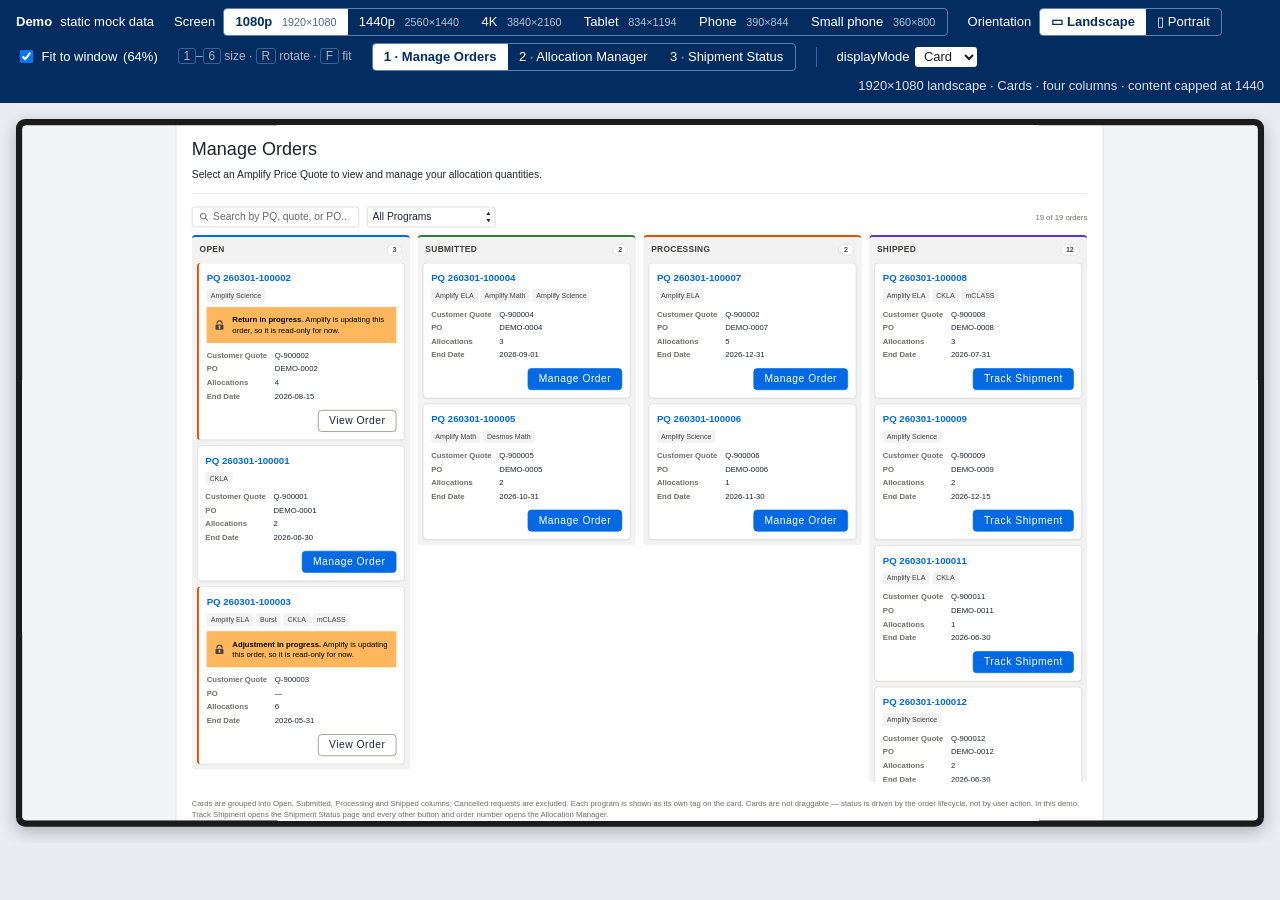
<file: index.html>
<!DOCTYPE html>
<html lang="en">
<head>
<meta charset="UTF-8">
<meta name="viewport" content="width=device-width, initial-scale=1">
<link rel="icon" href="data:,">
<title>Order Allocation Manager — interactive demo</title>
<style>
/* ============================================================
   Demo shell. The whole demo (Manage Orders -> Allocation Manager) runs inside the frame.
   Screen size is chosen in pure CSS: radio buttons + :has() set the frame size, and the pages
   inside lay themselves out with CSS media queries against that size. JS only handles fitting
   the frame to your window, remembering your choices, and passing the test switches to the page.
   ============================================================ */
:root { --s: 1; }
* { box-sizing: border-box; }
body {
    margin: 0; background: #e9ecf1; color: #1b1b1b;
    font: 14px/1.4 -apple-system, BlinkMacSystemFont, "Segoe UI", Roboto, Helvetica, Arial, sans-serif;
    /* screen size (width x height) for each option; --w/--h are what the frame uses */
    --bw: 1920px; --bh: 1080px; --bz: 10px; --br: 14px;
    /* natural size of each option is --bw x --bh; orientation decides which side runs across */
    --w: max(var(--bw), var(--bh)); --h: min(var(--bw), var(--bh));
}
body:has(#sz-qhd:checked)  { --bw: 2560px; --bh: 1440px; }
body:has(#sz-4k:checked)   { --bw: 3840px; --bh: 2160px; }
body:has(#sz-tab:checked)  { --bw: 834px;  --bh: 1194px; --bz: 14px; --br: 38px; }   /* iPad Pro 11" */
body:has(#sz-ph:checked)   { --bw: 390px;  --bh: 844px;  --bz: 12px; --br: 40px; }   /* iPhone 14 */
body:has(#sz-sph:checked)  { --bw: 360px;  --bh: 800px;  --bz: 12px; --br: 40px; }   /* small Android */
/* portrait puts the long side vertical, for any size (a tablet, a phone, even a vertical monitor) */
body:has(#o-portrait:checked) { --w: min(var(--bw), var(--bh)); --h: max(var(--bw), var(--bh)); }

/* ---------- control bar ---------- */
.bar { position: sticky; top: 0; z-index: 10; background: #032d60; color: #fff; padding: .5rem 1rem; font-size: 13px; display: flex; flex-wrap: wrap; align-items: center; gap: .4rem 1.25rem; }
.bar .group { display: inline-flex; align-items: center; gap: .5rem; }
.bar label { display: inline-flex; align-items: center; gap: .35rem; cursor: pointer; }
.bar select { font-size: 13px; padding: .1rem .3rem; color: #1b1b1b; background: #fff; border: 0; border-radius: 3px; }
.seg { display: inline-flex; border: 1px solid #5a7fb0; border-radius: 4px; overflow: hidden; }
.seg input { position: absolute; opacity: 0; pointer-events: none; }
.seg label, .seg button { padding: .25rem .7rem; cursor: pointer; white-space: nowrap; background: transparent; color: #fff; border: 0; font: inherit; }
.seg input:checked + label, .seg button.on { background: #fff; color: #032d60; font-weight: 600; }
.seg input:focus-visible + label { outline: 2px solid #fff; outline-offset: -2px; }
.seg label small { opacity: .7; margin-left: .25rem; font-weight: 400; }
.keys { opacity: .65; font-size: 12px; }
.keys kbd { font: inherit; border: 1px solid #5a7fb0; border-radius: 3px; padding: 0 .3rem; }
.ctl { display: none; align-items: center; gap: .75rem; padding-left: 1.25rem; border-left: 1px solid #3d63a0; }
body[data-page="orders"] .ctl-orders, body[data-page="manager"] .ctl-manager, body[data-page="shipments"] .ctl-shipments { display: inline-flex; }
#readout { margin-left: auto; opacity: .85; }

/* ---------- stage and frame ---------- */
.stage { position: relative; overflow: auto; padding: 16px; }
.frame {
    box-sizing: content-box; width: var(--w); height: var(--h); padding: var(--bz);
    margin: 0 auto; background: #1b1b1b; border-radius: var(--br); box-shadow: 0 8px 24px rgba(0,0,0,.25);
}
body:has(#fit:checked) .stage { overflow: hidden; }
body:has(#fit:checked) .frame { position: absolute; left: 50%; top: 16px; margin: 0; transform-origin: top center; transform: translateX(-50%) scale(var(--s)); }
.frame iframe { display: block; width: 100%; height: 100%; border: 0; background: #fff; border-radius: max(2px, calc(var(--br) - var(--bz) + 2px)); }
</style>
</head>
<body data-page="orders">

<div class="bar" id="bar">
    <span class="group"><strong>Demo</strong> static mock data</span>

    <span class="group">Screen
        <span class="seg" role="radiogroup" aria-label="Screen size">
            <input type="radio" name="sz" id="sz-1080" checked><label for="sz-1080">1080p<small>1920×1080</small></label>
            <input type="radio" name="sz" id="sz-qhd"><label for="sz-qhd">1440p<small>2560×1440</small></label>
            <input type="radio" name="sz" id="sz-4k"><label for="sz-4k">4K<small>3840×2160</small></label>
            <input type="radio" name="sz" id="sz-tab" class="dev-size"><label for="sz-tab">Tablet<small>834×1194</small></label>
            <input type="radio" name="sz" id="sz-ph" class="dev-size"><label for="sz-ph">Phone<small>390×844</small></label>
            <input type="radio" name="sz" id="sz-sph" class="dev-size"><label for="sz-sph">Small phone<small>360×800</small></label>
        </span>
    </span>
    <span class="group">Orientation
        <span class="seg" role="radiogroup" aria-label="Orientation">
            <input type="radio" name="or" id="o-landscape" checked><label for="o-landscape">▭ Landscape</label>
            <input type="radio" name="or" id="o-portrait"><label for="o-portrait">▯ Portrait</label>
        </span>
    </span>
    <label><input type="checkbox" id="fit" checked> Fit to window <span id="scale"></span></label>
    <span class="keys" title="Keyboard shortcuts"><kbd>1</kbd>–<kbd>6</kbd> size · <kbd>R</kbd> rotate · <kbd>F</kbd> fit</span>

    <span class="seg" id="pages" aria-label="Page">
        <button type="button" data-page="orders" class="on">1 · Manage Orders</button>
        <button type="button" data-page="manager">2 · Allocation Manager</button>
        <button type="button" data-page="shipments">3 · Shipment Status</button>
    </span>

    <span class="ctl ctl-orders">
        <label>displayMode
            <select id="ctl-displayMode"><option>Card</option><option>Table</option></select>
        </label>
    </span>
    <span class="ctl ctl-manager">
        <label><input type="checkbox" id="ctl-lock"> Amplify lock (read-only)</label>
        <select id="ctl-reason" aria-label="Lock reason"><option>Return in progress</option><option>Adjustment in progress</option></select>
        <label><input type="checkbox" id="ctl-confirm"> Confirm all allocations</label>
    </span>

    <span class="ctl ctl-shipments">
        <label>Version
            <select id="ctl-ssVersion"><option value="new">New · first pass</option><option value="existing">Existing</option></select>
        </label>
        <label>Flow outcome
            <select id="ctl-flow"><option value="ok">Order found</option><option value="invalid">Order not found</option><option value="error">Error</option></select>
        </label>
    </span>

    <span id="readout" aria-live="polite"></span>
</div>

<div class="stage" id="stage">
    <div class="frame" id="frame"><iframe id="app" title="Order Allocation Manager demo" src="orders.html"></iframe></div>
</div>

<script>
const $ = id => document.getElementById(id);
const PAGES = { orders: 'orders.html', manager: 'manager.html', shipments: 'shipment-status.html' };
const app = $('app'), frame = $('frame'), stage = $('stage'), bar = $('bar');
const ctl = { displayMode: 'Card', lock: false, lockReason: 'Return in progress', confirmAll: false, ssVersion: 'new', flowOutcome: 'ok' };
let page = 'orders';

// ---- remember choices for this browser tab ----
const KEY = 'oam-demo';
const saved = (() => { try { return JSON.parse(sessionStorage.getItem(KEY)) || {}; } catch (e) { return {}; } })();
const save = () => { try { sessionStorage.setItem(KEY, JSON.stringify({ sz: document.querySelector('input[name=sz]:checked').id, or: document.querySelector('input[name=or]:checked').id, lastOrient, fit: $('fit').checked, ctl })); } catch (e) {} };
// Orientation is remembered separately for desktop-size screens and for tablet/phone sizes, so moving between
// the two groups restores how you last held each one (desktops default to landscape, devices to portrait).
const groupOf = id => $(id).classList.contains('dev-size') ? 'device' : 'desktop';
const lastOrient = Object.assign({ desktop: 'o-landscape', device: 'o-portrait' }, saved.lastOrient || {});
if (saved.sz && $(saved.sz)) $(saved.sz).checked = true;
let curGroup = groupOf(document.querySelector('input[name=sz]:checked').id);
$(saved.or && $(saved.or) ? saved.or : lastOrient[curGroup]).checked = true;
if (typeof saved.fit === 'boolean') $('fit').checked = saved.fit;
Object.assign(ctl, saved.ctl || {});
$('ctl-displayMode').value = ctl.displayMode; $('ctl-lock').checked = ctl.lock; $('ctl-reason').value = ctl.lockReason; $('ctl-confirm').checked = ctl.confirmAll; $('ctl-ssVersion').value = ctl.ssVersion; $('ctl-flow').value = ctl.flowOutcome;

// ---- fit the frame to the window (the frame itself keeps its true CSS-pixel size) ----
function fit() {
    frame.style.removeProperty('--s'); stage.style.height = ''; $('scale').textContent = '';
    if (!$('fit').checked) return;
    const w = frame.offsetWidth, h = frame.offsetHeight;
    const s = Math.min(1, (stage.clientWidth - 32) / w, (window.innerHeight - bar.offsetHeight - 32) / h);
    frame.style.setProperty('--s', s); stage.style.height = Math.ceil(h * s + 32) + 'px';
    $('scale').textContent = '(' + Math.round(s * 100) + '%)';
}
window.addEventListener('resize', fit);
const ask = () => setTimeout(() => app.contentWindow && app.contentWindow.postMessage({ src: 'oam-shell', type: 'query' }, '*'), 120);   // the page reports back which layout it chose
window.addEventListener('resize', ask);
document.addEventListener('change', e => {
    if (e.target.matches('input[name=sz]')) {                                   // moving between desktop sizes and device sizes
        const g = groupOf(e.target.id);
        if (g !== curGroup) { curGroup = g; $(lastOrient[g]).checked = true; }
    }
    if (e.target.matches('input[name=or]')) lastOrient[curGroup] = e.target.id;
    if (e.target.matches('input[name=sz], input[name=or], #fit')) { fit(); save(); ask(); }
});

// ---- keyboard shortcuts: 1-6 pick a size, R flips orientation, F toggles fit ----
const SIZE_IDS = ['sz-1080', 'sz-qhd', 'sz-4k', 'sz-tab', 'sz-ph', 'sz-sph'];
document.addEventListener('keydown', e => {
    if (e.metaKey || e.ctrlKey || e.altKey || (e.target.closest && e.target.closest('select, textarea, input[type=text], input[type=search], input[type=number]'))) return;
    const k = e.key.toLowerCase();
    if (k >= '1' && k <= '6') $(SIZE_IDS[+k - 1]).click();
    else if (k === 'r') $(document.querySelector('input[name=or]:checked').id === 'o-landscape' ? 'o-portrait' : 'o-landscape').click();
    else if (k === 'f') $('fit').click();
});

// ---- navigation inside the frame ----
function go(p) { page = p; app.src = PAGES[p]; }
$('pages').addEventListener('click', e => { const b = e.target.closest('button[data-page]'); if (b) go(b.dataset.page); });
const startPage = new URLSearchParams(location.search).get('page');
if (startPage && PAGES[startPage]) go(startPage);

// ---- test switches live in the bar; the page inside the frame receives them ----
const send = (key, value) => app.contentWindow && app.contentWindow.postMessage({ src: 'oam-shell', type: 'set', key, value }, '*');
const replay = p => {
    if (p === 'orders') send('displayMode', ctl.displayMode);
    else if (p === 'shipments') { send('ssVersion', ctl.ssVersion); send('flowOutcome', ctl.flowOutcome); }
    else { send('lock', ctl.lock); send('lockReason', ctl.lockReason); send('confirmAll', ctl.confirmAll); }
};
$('ctl-displayMode').addEventListener('change', e => { ctl.displayMode = e.target.value; send('displayMode', ctl.displayMode); save(); ask(); });
$('ctl-lock').addEventListener('change', e => { ctl.lock = e.target.checked; send('lock', ctl.lock); save(); });
$('ctl-reason').addEventListener('change', e => { ctl.lockReason = e.target.value; send('lockReason', ctl.lockReason); save(); });
$('ctl-confirm').addEventListener('change', e => { ctl.confirmAll = e.target.checked; send('confirmAll', ctl.confirmAll); save(); });
$('ctl-ssVersion').addEventListener('change', e => { ctl.ssVersion = e.target.value; send('ssVersion', ctl.ssVersion); save(); ask(); });
$('ctl-flow').addEventListener('change', e => { ctl.flowOutcome = e.target.value; send('flowOutcome', ctl.flowOutcome); save(); ask(); });

window.addEventListener('message', e => {
    const m = e.data; if (!m || m.src !== 'oam' || e.source !== app.contentWindow) return;
    if (m.type === 'ready') {
        page = m.page; document.body.dataset.page = page;
        document.querySelectorAll('#pages button').forEach(b => b.classList.toggle('on', b.dataset.page === page));
        replay(page);
    }
    if (m.type === 'layout') {
        $('readout').textContent = m.w + '×' + m.h + ' ' + (m.w >= m.h ? 'landscape' : 'portrait') + ' · ' + m.view + (m.w > 1440 ? ' · content capped at 1440' : '');
    }
});
fit();
</script>
</body>
</html>
</file>
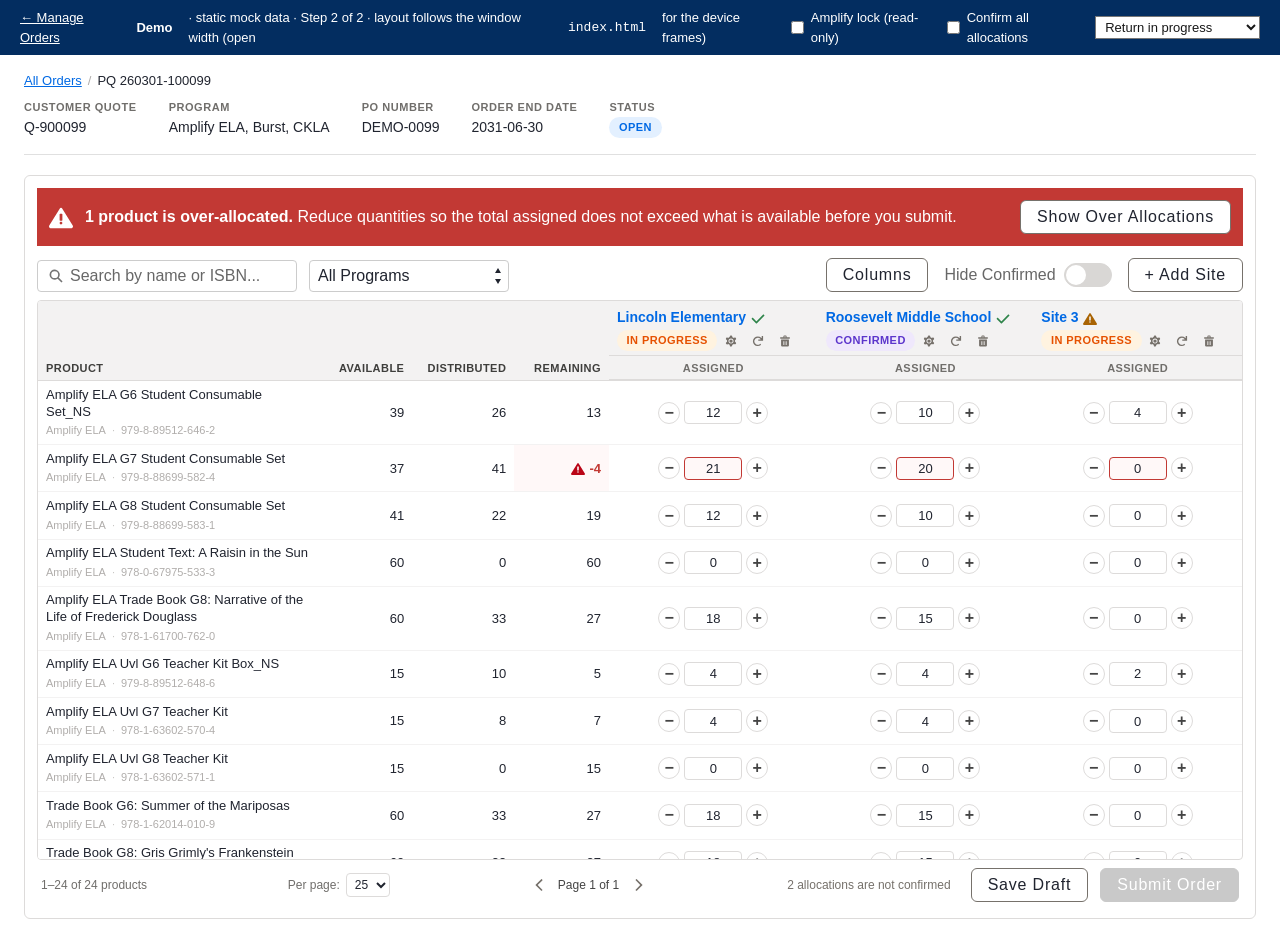
<file: manager.html>
<!DOCTYPE html>
<html lang="en">
<head>
<meta charset="UTF-8">
<link rel="icon" href="data:,">
<title>Allocation Manager — Order Allocation Manager demo</title>
<meta name="viewport" content="width=device-width, initial-scale=1">
<!-- Site stylesheets, downloaded from the Amplify Customer Portal LWR site (see assets/site-styles) -->
<link rel="stylesheet" href="assets/site-styles/salesforce-lightning-design-system.min.css">
<link rel="stylesheet" href="assets/site-styles/dxp-site-spacing-styling-hooks.min.css">
<link rel="stylesheet" href="assets/site-styles/dxp-styling-hooks.min.css">
<link rel="stylesheet" href="assets/site-styles/site-theme.css"><!-- runtime branding variables the live site injects -->
<link rel="stylesheet" href="assets/site-styles/dxp-slds-extensions.min.css">
<style>
/* ===== Component CSS (copied verbatim from orderAllocationManager.css at build time) ===== */
/* ============================================================
   Container
   ============================================================ */
.oam-container {
    padding: var(--dxp-g-spacing-medium) var(--dxp-g-spacing-large);
    font-family: var(--dxp-g-root-font-family);
    color: var(--dxp-g-root-contrast);
}

.oam-page-header {
    margin-bottom: 1.25rem;
    padding-bottom: 1rem;
    border-bottom: 1px solid #e0e0e0;
}


/* ============================================================
   BSO List — Program Groups
   ============================================================ */
.program-group {
    border: 1px solid #dddbda;
    border-radius: 6px;
    overflow: hidden;
}

.program-group-header {
    display: flex;
    align-items: center;
    gap: 0.5rem;
    padding: 0.75rem 1rem;
    background: #f3f2f2;
    cursor: pointer;
    user-select: none;
    border-bottom: 1px solid #dddbda;
}

.program-group-header:hover {
    background: #eae8e8;
}

.program-name {
    flex: 1;
    font-weight: 600;
    font-size: 0.9375rem;
    color: var(--dxp-g-root-contrast);
}

.order-count {
    font-size: 0.75rem;
    color: #706e6b;
}

.chevron-icon {
    flex-shrink: 0;
}


/* ============================================================
   BSO List — Order Rows
   ============================================================ */
.bso-row {
    display: flex;
    align-items: center;
    gap: 1.25rem;
    padding: 0.875rem 1rem;
    border-bottom: 1px solid #f3f2f2;
    transition: background 0.1s;
}

.bso-row:last-child {
    border-bottom: none;
}

.bso-row:hover {
    background: #fafaf9;
}

.bso-info {
    flex: 1;
    min-width: 0;
}

.bso-pq-number {
    font-weight: 600;
    font-size: 0.9375rem;
    color: var(--dxp-g-brand);
    margin-bottom: 0.25rem;
}

.bso-meta {
    font-size: 0.75rem;
    color: #706e6b;
    white-space: nowrap;
    overflow: hidden;
    text-overflow: ellipsis;
}

.meta-label {
    font-weight: 600;
    color: #444;
}

.bso-status-area {
    min-width: 110px;
    text-align: center;
    flex-shrink: 0;
}

.bso-actions {
    flex-shrink: 0;
}


/* ============================================================
   Status Badges
   ============================================================ */
.status-badge {
    display: inline-block;
    padding: 0.15rem 0.6rem;
    border-radius: 999px;
    font-size: 0.6875rem;
    font-weight: 700;
    letter-spacing: 0.04em;
    text-transform: uppercase;
    white-space: nowrap;
}

.status-open        { background: #e3f0ff; color: var(--dxp-g-brand); }
.status-draft       { background: #f3f2f2; color: #706e6b; }
.status-submitted   { background: #e8f5e0; color: #2e7d32; }
.status-confirmed   { background: #efe8fc; color: #5c35cc; }
.status-cancelled   { background: #fce8e8; color: var(--dxp-g-destructive); }
.status-in-progress { background: #fff3e0; color: #e65100; }
.status-new         { background: #e3f0ff; color: var(--dxp-g-brand); }
.status-default     { background: #f3f2f2; color: #706e6b; }


/* ============================================================
   Breadcrumb + BSO Summary Bar
   ============================================================ */
.breadcrumb {
    display: flex;
    align-items: center;
    gap: 0.375rem;
    font-size: 0.8125rem;
    color: #706e6b;
}

.breadcrumb-link {
    color: var(--dxp-g-brand);
    cursor: pointer;
    text-decoration: none;
}

.breadcrumb-link:hover {
    text-decoration: underline;
}

.breadcrumb-sep     { color: #b0adab; }
.breadcrumb-current { color: var(--dxp-g-root-contrast); font-weight: 500; }

.bso-summary-bar {
    display: flex;
    gap: var(--dxp-g-spacing-xlarge);
    flex-wrap: wrap;
    align-items: center;
}

.summary-field {
    display: flex;
    flex-direction: column;
    gap: 0.125rem;
}

.summary-label {
    font-size: 0.6875rem;
    text-transform: uppercase;
    letter-spacing: 0.05em;
    color: #706e6b;
    font-weight: 600;
}

.summary-value {
    font-size: 0.875rem;
    color: var(--dxp-g-root-contrast);
    font-weight: 500;
}


/* ============================================================
   Manager Body  (table + drawer side-by-side)
   ============================================================ */
.manager-body {
    display: flex;
    border: 1px solid #dddbda;
    border-radius: 6px;
    overflow: hidden;
    min-height: 400px;
}

.table-section {
    flex: 1;
    min-width: 0;
    padding: 0.75rem;
    display: flex;
    flex-direction: column;
    overflow: hidden;
}


/* ============================================================
   Toolbar
   ============================================================ */
.toolbar {
    display: flex;
    align-items: flex-end;
    justify-content: space-between;
    gap: 0.75rem;
    flex-shrink: 0;
}

.toolbar-left {
    display: flex;
    align-items: flex-end;
    gap: 0.75rem;
    flex: 1;
}

.search-wrapper { width: 260px; }
.filter-wrapper { width: 200px; }


/* ============================================================
   Allocation Table
   ============================================================ */
.table-scroll-container {
    overflow: auto;
    flex: 1;
    border: 1px solid #dddbda;
    border-radius: 4px;
    min-height: 200px;
    max-height: calc(100vh - 340px);
}

.allocation-table {
    width: 100%;
    border-collapse: separate;
    border-spacing: 0;  /* collapsed borders leave a 1px seam in the sticky header where scrolled rows show through */
    table-layout: auto;
}

/* Sticky header */
.allocation-table thead {
    position: sticky;
    top: 0;
    z-index: 10;
}

/* Frozen columns */
.th-freeze-1, .td-freeze-1 {
    position: sticky;
    left: 0;
    z-index: 5;
    background: #fff;
    min-width: 230px;
    max-width: 260px;
}

.th-freeze-2, .td-freeze-2 {
    position: sticky;
    left: 230px;
    z-index: 5;
    background: #fff;
    min-width: 88px;
}

.th-freeze-3, .td-freeze-3 {
    position: sticky;
    left: 318px;
    z-index: 5;
    background: #fff;
    min-width: 88px;
}

.th-freeze-4, .td-freeze-4 {
    position: sticky;
    left: 406px;
    z-index: 5;
    background: #fff;
    min-width: 88px;
}

.allocation-table thead .th-freeze-1,
.allocation-table thead .th-freeze-2,
.allocation-table thead .th-freeze-3,
.allocation-table thead .th-freeze-4 {
    z-index: 11;
    background: #f3f2f2;
}

/* Column sizing */
.col-product { min-width: 230px; }
.col-isbn    { min-width: 130px; }
.col-number  { min-width: 88px; text-align: right; white-space: nowrap; }
.col-input   { min-width: 130px; }
.col-remaining-header { font-weight: 700; }

/* Header row 1 — site names */
.site-header-row th {
    padding: 0.5rem 0.5rem 0.25rem;
    background: #f3f2f2;
    border-bottom: 1px solid #dddbda;
    font-weight: 600;
    font-size: 0.6875rem;
    text-transform: uppercase;
    letter-spacing: 0.04em;
    color: #3e3e3c;
    vertical-align: bottom;
}

/* Active site column highlight */
.site-th-active {
    background: #eaf4ff !important;
}

/* Header row 2 — "Assigned" label */
.col-label-row th {
    padding: 0.2rem 0.5rem;
    background: #f3f2f2;
    border-bottom: 2px solid #dddbda;
    font-size: 0.6875rem;
    color: #706e6b;
    text-transform: uppercase;
    letter-spacing: 0.04em;
    text-align: center;
}

.col-assigned-label {
    text-align: center;
}

/* Product rows */
.product-row td {
    padding: 0.35rem 0.5rem;
    border-bottom: 1px solid #f3f2f2;
    vertical-align: middle;
    font-size: 0.8125rem;
}

.product-row:hover td {
    background: #fafaf9;
}

.product-row:hover .td-freeze-1,
.product-row:hover .td-freeze-2,
.product-row:hover .td-freeze-3,
.product-row:hover .td-freeze-4 {
    background: #fafaf9;
}

.product-name {
    font-weight: 500;
    color: var(--dxp-g-root-contrast);
    line-height: 1.3;
}

.product-meta-row {
    display: flex;
    align-items: center;
    gap: 0.375rem;
    margin-top: 0.1rem;
}

.product-program-label {
    font-size: 0.6875rem;
    color: #b0adab;
}

.product-isbn-inline {
    font-size: 0.6875rem;
    color: #b0adab;
}

.product-isbn-inline::before {
    content: '·';
    margin-right: 0.375rem;
    color: #c9c7c5;
}

/* Remaining column states */
.remaining-error {
    color: var(--dxp-g-destructive) !important;
    font-weight: 700;
    background: #fff8f8;
}

.icon-over-allocated {
    --slds-c-icon-color-foreground: var(--dxp-g-destructive);
    vertical-align: middle;
    margin-right: 0.25rem;
}

.remaining-zero {
    color: #e65100;
    font-weight: 700;
}


/* ============================================================
   Site Column Header Content
   ============================================================ */
.site-header-content {
    display: flex;
    flex-direction: column;
    gap: 0.25rem;
    min-width: 130px;
}

.site-name-row {
    display: flex;
    align-items: center;
    gap: 0.3rem;
}

.site-name-btn {
    background: none;
    border: none;
    cursor: pointer;
    font-size: 0.875rem;
    font-weight: 600;
    color: var(--dxp-g-brand);
    padding: 0;
    text-align: left;
    line-height: 1.2;
}

.site-name-btn:hover {
    text-decoration: underline;
}

.site-controls {
    display: flex;
    align-items: center;
    gap: 0.2rem;
    flex-wrap: wrap;
}

.icon-configured { --slds-c-icon-color-foreground: #2e7d32; }
.icon-warning    { --slds-c-icon-color-foreground: #e65100; }


/* ============================================================
   Quantity Input Cells
   ============================================================ */
.input-cell {
    display: flex;
    align-items: center;
    justify-content: center;
    gap: 0.25rem;
}

.qty-btn {
    width: 22px;
    height: 22px;
    border-radius: 50%;
    border: 1px solid #dddbda;
    background: #fff;
    cursor: pointer;
    display: flex;
    align-items: center;
    justify-content: center;
    font-size: 1rem;
    font-weight: 600;
    color: #444;
    line-height: 1;
    padding: 0;
    flex-shrink: 0;
    transition: background 0.1s, border-color 0.1s, color 0.1s;
}

.qty-btn:hover {
    border-color: var(--dxp-g-brand);
    color: var(--dxp-g-brand);
    background: #e8f4ff;
}

.qty-input {
    width: 58px;
    text-align: center;
    border: 1px solid #dddbda;
    border-radius: 4px;
    padding: 0.2rem 0.25rem;
    font-size: 0.8125rem;
    background: #fff;
    transition: border-color 0.1s, box-shadow 0.1s;
}

.qty-input:focus {
    outline: none;
    border-color: var(--dxp-g-brand);
    box-shadow: 0 0 0 2px rgba(1, 105, 228, 0.18);
}

.qty-error {
    border-color: var(--dxp-g-destructive);
    background: #fff8f8;
}

.qty-disabled {
    background: #f3f2f2;
    color: #a8a8a8;
    cursor: not-allowed;
    border-color: #e0e0e0;
}

/* Remove browser number spinners */
.qty-input::-webkit-inner-spin-button,
.qty-input::-webkit-outer-spin-button { -webkit-appearance: none; margin: 0; }
.qty-input[type=number]               { -moz-appearance: textfield; }


/* ============================================================
   Table Footer
   ============================================================ */
.table-footer {
    display: flex;
    align-items: center;
    justify-content: space-between;
    padding: 0.5rem 0.25rem 0.25rem;
    flex-shrink: 0;
}

.product-count {
    font-size: 0.75rem;
    color: #706e6b;
}

.page-size-picker {
    display: flex;
    align-items: center;
    gap: 0.375rem;
}

.page-size-label {
    font-size: 0.75rem;
    color: #706e6b;
    white-space: nowrap;
}

.page-size-select {
    font-size: 0.75rem;
    color: var(--dxp-g-root-contrast);
    border: 1px solid #dddbda;
    border-radius: 4px;
    padding: 0.1rem 0.25rem;
    background: #fff;
    cursor: pointer;
    height: 24px;
}

.page-size-select:focus {
    outline: none;
    border-color: var(--dxp-g-brand);
    box-shadow: 0 0 0 1px var(--dxp-g-brand);
}

.pagination-controls {
    display: flex;
    align-items: center;
    gap: 0.375rem;
}

.page-label {
    font-size: 0.75rem;
    color: #444;
    min-width: 72px;
    text-align: center;
}

.footer-actions {
    display: flex;
    gap: 0.5rem;
}


/* ============================================================
   Right Drawer
   ============================================================ */
.site-drawer {
    width: 0;
    min-width: 0;
    overflow: hidden;
    transition: width 0.25s cubic-bezier(0.4, 0, 0.2, 1),
                min-width 0.25s cubic-bezier(0.4, 0, 0.2, 1);
    border-left: 0 solid #dddbda;
    background: #fafaf9;
    display: flex;
    flex-direction: column;
    flex-shrink: 0;
}

.site-drawer.drawer-open {
    width: 380px;
    min-width: 380px;
    border-left-width: 1px;
}

.drawer-header {
    display: flex;
    align-items: center;
    justify-content: space-between;
    padding: 0.75rem 1rem;
    background: #f3f2f2;
    border-bottom: 1px solid #dddbda;
    flex-shrink: 0;
}

.drawer-title {
    font-weight: 600;
    font-size: 0.9375rem;
    color: var(--dxp-g-root-contrast);
}

.drawer-close-btn {
    background: none;
    border: none;
    cursor: pointer;
    padding: 0.2rem;
    border-radius: 4px;
    display: flex;
    align-items: center;
    color: #706e6b;
}

.drawer-close-btn:hover {
    background: #e0e0e0;
}

.drawer-body {
    padding: 0;
    overflow-y: auto;
    flex: 1;
    display: flex;
    flex-direction: column;
}

.drawer-section {
    padding: 1rem;
    border-bottom: 1px solid #e8e7e7;
    display: flex;
    flex-direction: column;
    gap: 0.75rem;
}

.drawer-section:last-of-type {
    border-bottom: none;
}

.drawer-section-title {
    font-size: 0.8125rem;
    font-weight: 700;
    color: #444;
    text-transform: uppercase;
    letter-spacing: 0.04em;
    margin: 0;
}

.drawer-section-hint {
    font-size: 0.75rem;
    color: #706e6b;
    margin: 0;
    line-height: 1.4;
}

.drawer-field {
    /* spacing handled by drawer-section gap */
}

.address-preview {
    display: flex;
    align-items: flex-start;
    gap: 0.375rem;
    font-size: 0.75rem;
    color: #706e6b;
    background: #f3f2f2;
    padding: 0.5rem 0.625rem;
    border-radius: 4px;
    line-height: 1.5;
}

.drawer-actions {
    display: flex;
    gap: 0.5rem;
    padding: 1rem;
    border-top: 1px solid #e8e7e7;
    background: #fafaf9;
    flex-shrink: 0;
}


/* ============================================================
   Submit Confirmation Modal
   ============================================================ */
.modal-backdrop {
    position: fixed;
    inset: 0;
    background: rgba(0, 0, 0, 0.45);
    z-index: 9000;
    display: flex;
    align-items: center;
    justify-content: center;
}

.modal-container {
    background: #fff;
    border-radius: 8px;
    width: 500px;
    max-width: 92vw;
    box-shadow: 0 8px 32px rgba(0, 0, 0, 0.18);
    display: flex;
    flex-direction: column;
    overflow: hidden;
}

.modal-header {
    display: flex;
    align-items: center;
    justify-content: space-between;
    padding: 1rem 1.25rem;
    border-bottom: 1px solid #dddbda;
}

.modal-close-btn {
    background: none;
    border: none;
    cursor: pointer;
    padding: 0.2rem;
    border-radius: 4px;
    display: flex;
    align-items: center;
    color: #706e6b;
}

.modal-close-btn:hover {
    background: #f3f2f2;
}

.modal-body {
    padding: 1.25rem;
}

.preflight-list {
    list-style: none;
    padding: 0;
    margin: 0;
    display: flex;
    flex-direction: column;
    gap: 0.625rem;
}

.preflight-item {
    display: flex;
    align-items: flex-start;
    gap: 0.5rem;
    padding: 0.625rem 0.75rem;
    border-radius: 6px;
    font-size: 0.875rem;
    line-height: 1.4;
}

.preflight-icon { flex-shrink: 0; margin-top: 0.1rem; }

.check-pass { background: #f0faf0; color: #1e6e1e; }
.check-fail { background: #fce8e8; color: var(--dxp-g-destructive); }
.check-warn { background: #fff8e1; color: #c05e00; }

.modal-footer {
    display: flex;
    justify-content: flex-end;
    gap: 0.5rem;
    padding: 0.875rem 1.25rem;
    border-top: 1px solid #dddbda;
    background: #fafaf9;
}


/* ===== Mockup-only scaffolding ===== */
[hidden] { display: none !important; }
body { margin: 0; background: var(--dxp-g-root); color: var(--dxp-g-root-contrast); font-family: var(--dxp-g-root-font-family); }
.mock-bar { display: flex; align-items: center; gap: 1rem; background: #032d60; color: #fff; padding: 0.5rem 1.25rem; font-size: 0.8125rem; }
.mock-bar label { display: inline-flex; align-items: center; gap: 0.4rem; cursor: pointer; }
.mock-bar select { font-size: 0.8125rem; padding: 0.1rem 0.3rem; color: #181818; background: #fff; }
.toolbar-right { display: flex; align-items: center; }
.allocation-table.hide-avail .th-freeze-2, .allocation-table.hide-avail .td-freeze-2,
.allocation-table.hide-dist .th-freeze-3, .allocation-table.hide-dist .td-freeze-3 { display: none; }
.allocation-table.hide-avail .th-freeze-3, .allocation-table.hide-avail .td-freeze-3 { left: 230px; }                       /* Distributed slides left */
.allocation-table.hide-avail .th-freeze-4, .allocation-table.hide-avail .td-freeze-4,
.allocation-table.hide-dist  .th-freeze-4, .allocation-table.hide-dist  .td-freeze-4 { left: 318px; }                       /* Remaining follows whichever is left */
.allocation-table.hide-avail.hide-dist .th-freeze-4, .allocation-table.hide-avail.hide-dist .td-freeze-4 { left: 230px; }
#colMenu .slds-dropdown { min-width: 14rem; padding: .5rem .25rem; }
#colMenu .slds-checkbox { display: flex; padding: .35rem .75rem; }
#colMenu .slds-checkbox_faux { margin-right: .5rem; }
#colMenu .always { font-size: .6875rem; color: #706e6b; margin-left: .35rem; }
.footer-actions { align-items: center; }
/* Site Details drawer sits level with the table header, below the banner and toolbar */
.table-and-drawer { display: flex; align-items: stretch; min-height: 0; }
.table-and-drawer .table-scroll-container { flex: 1; min-width: 0; }
.table-and-drawer .site-drawer { border: 0 solid var(--dxp-g-neutral-1); border-radius: 4px; max-height: calc(100vh - 340px); min-height: 200px; }
.table-and-drawer .site-drawer.drawer-open { margin-left: var(--dxp-g-spacing-small); border-width: 1px; }
.site-drawer .drawer-body { min-height: 0; overflow-y: auto; }
.dev .appbar{padding:var(--dxp-g-spacing-small) var(--dxp-g-spacing-medium);border-bottom:1px solid var(--dxp-g-neutral-1);display:flex;align-items:center;gap:var(--dxp-g-spacing-xsmall);flex-shrink:0}
.dev .appbar .title{font-weight:600;font-size:1rem;flex:1;line-height:1.2}
.dev .appbar .sub{font-size:.6875rem;color:#706e6b;font-weight:400;display:block}
.dev .scroll{flex:1;overflow-y:auto;padding:var(--dxp-g-spacing-small) var(--dxp-g-spacing-medium)}
.dev .footer{border-top:1px solid var(--dxp-g-neutral-1);padding:var(--dxp-g-spacing-small) var(--dxp-g-spacing-medium);background:var(--dxp-g-root);flex-shrink:0}
.dev .footer .hint{font-size:.75rem;color:#706e6b;margin-bottom:var(--dxp-g-spacing-xsmall)}
.dev .footer .row{display:flex;gap:var(--dxp-g-spacing-xsmall)}
.dev .footer .row .slds-button{flex:1;justify-content:center}
.dev .seg{display:flex;border:1px solid var(--dxp-g-neutral-2);border-radius:6px;overflow:hidden;margin-bottom:var(--dxp-g-spacing-small)}
.dev .seg button{flex:1;border:0;background:var(--dxp-g-root);padding:.5rem;font-size:.875rem;color:var(--dxp-g-brand);cursor:pointer}
.dev .seg button.on{background:var(--dxp-g-brand);color:var(--dxp-g-brand-contrast)}
.dev .over{display:flex;align-items:center;gap:.5rem;padding:.5rem .75rem;margin-bottom:var(--dxp-g-spacing-small);border-radius:4px;background:var(--dxp-g-destructive);color:var(--dxp-g-destructive-contrast);font-size:.8125rem}
.dev .over .slds-icon{fill:var(--dxp-g-destructive-contrast)}
.dev .over span{flex:1}
.dev .over .slds-button{padding:0 .6rem;line-height:1.75rem;font-size:.75rem}
.dev .sitepick{position:relative;margin-bottom:var(--dxp-g-spacing-small)}
.dev .pickbtn{width:100%;display:flex;align-items:center;gap:.6rem;min-height:48px;padding:.5rem .75rem;border:1px solid var(--dxp-g-neutral-2);border-radius:6px;background:var(--dxp-g-root);font-size:1rem;color:var(--dxp-g-root-contrast);cursor:pointer;text-align:left}
.dev .pickbtn[aria-expanded=true]{border-color:var(--dxp-g-brand);box-shadow:0 0 0 1px var(--dxp-g-brand)}
.dev .pickbtn .nm{flex:1;font-weight:600;min-width:0;white-space:nowrap;overflow:hidden;text-overflow:ellipsis}
.dev .pickbtn .of{font-size:.75rem;color:#706e6b}
.dev .pickbtn svg{transition:transform .15s}
.dev .pickbtn[aria-expanded=true] svg{transform:rotate(180deg)}
.dev .menu{position:absolute;left:0;right:0;top:calc(100% + 4px);z-index:20;background:var(--dxp-g-root);border:1px solid var(--dxp-g-neutral-2);border-radius:6px;box-shadow:0 4px 14px rgba(0,0,0,.18);max-height:300px;overflow-y:auto}
.dev .msearch{padding:.5rem;border-bottom:1px solid var(--dxp-g-neutral-1);position:sticky;top:0;background:var(--dxp-g-root)}
.dev .mitem{display:flex;align-items:center;gap:.6rem;padding:.65rem .75rem;min-height:48px;border-bottom:1px solid var(--dxp-g-neutral-1);cursor:pointer}
.dev .mitem:last-child{border-bottom:0}
.dev .mitem:active,.dev .mitem.on{background:var(--dxp-g-neutral)}
.dev .mitem .nm{flex:1;font-size:.9375rem;min-width:0}
.dev .mitem .sub{display:block;font-size:.6875rem;color:#706e6b}
.dev .mitem .u{font-size:.75rem;color:#444}
.dev .dot{flex:none;width:.625rem;height:.625rem;border-radius:50%;background:#e65100}
.dev .dot.ok{background:#2e844a}
.dev .sitecard{border:1px solid var(--dxp-g-neutral-1);border-radius:6px;padding:.75rem;margin:.25rem 0 var(--dxp-g-spacing-small);background:var(--dxp-g-neutral)}
.dev .sitecard .name{font-weight:600}
.dev .sitecard .meta{font-size:.75rem;color:#706e6b;margin:.15rem 0 .5rem}
.dev .sitecard .totals{display:flex;gap:1rem;font-size:.75rem;color:#444;margin-top:.5rem}
.dev .badge{display:inline-block;padding:.1rem .55rem;border-radius:999px;font-size:.6875rem;font-weight:700;letter-spacing:.04em;text-transform:uppercase}
.dev .b-prog{background:#fff3e0;color:#e65100}
.dev .b-conf{background:#efe8fc;color:#5c35cc}
.dev .tools{display:flex;gap:.5rem;margin-bottom:var(--dxp-g-spacing-small)}
.dev .tools>*{flex:1}
.dev .prow{display:flex;align-items:center;gap:.75rem;padding:.75rem 0;border-bottom:1px solid var(--dxp-g-neutral-1)}
.dev .prow .info{flex:1;min-width:0}
.dev .prow .pname{font-size:.875rem;font-weight:500;line-height:1.25}
.dev .prow .pmeta{font-size:.6875rem;color:#8a8886;margin-top:.15rem}
.dev .left{font-size:.6875rem;margin-top:.2rem;color:#706e6b}
.dev .left.neg{color:var(--dxp-g-destructive);font-weight:700}
.dev .stepper{display:flex;align-items:center;gap:.25rem;flex-shrink:0}
.dev .stepper button{width:40px;height:40px;border-radius:50%;border:1px solid var(--dxp-g-neutral-2);background:var(--dxp-g-root);font-size:1.25rem;line-height:1;cursor:pointer;color:var(--dxp-g-root-contrast)}
.dev .stepper button:active{background:var(--dxp-g-neutral)}
.dev .stepper input{width:52px;height:40px;text-align:center;border:1px solid var(--dxp-g-neutral-2);border-radius:4px;font-size:1rem}
.dev .stepper input.err{border-color:var(--dxp-g-destructive);background:#fff8f8}
.dev .pcard{border:1px solid var(--dxp-g-neutral-1);border-radius:6px;margin-bottom:.5rem;overflow:hidden}
.dev .pcard.err{border-color:var(--dxp-g-destructive)}
.dev .phead{padding:.75rem;display:flex;align-items:center;gap:.5rem;cursor:pointer}
.dev .phead .info{flex:1;min-width:0}
.dev .bar{height:6px;border-radius:3px;background:var(--dxp-g-neutral-1);margin-top:.4rem;overflow:hidden}
.dev .bar>i{display:block;height:100%;background:var(--dxp-g-brand)}
.dev .bar.err>i{background:var(--dxp-g-destructive)}
.dev .pbody{border-top:1px solid var(--dxp-g-neutral-1);background:var(--dxp-g-neutral);padding:0 .75rem}
.dev .srow{display:flex;align-items:center;gap:.5rem;padding:.6rem 0;border-bottom:1px solid var(--dxp-g-neutral-1)}
.dev .srow:last-child{border-bottom:0}
.dev .srow .sn{flex:1;font-size:.8125rem}
.dev .form .slds-form-element{margin-bottom:var(--dxp-g-spacing-small)}
.dev .sec{font-size:.75rem;font-weight:700;text-transform:uppercase;letter-spacing:.04em;color:#444;margin:var(--dxp-g-spacing-medium) 0 .25rem}
.dev .hintp{font-size:.75rem;color:#706e6b;margin:0 0 .5rem}
.dev .sitecard .slds-button__icon{margin-right:.35rem;width:.875rem;height:.875rem}

/* ---- Device layouts (Tablet / Mobile) ---- */
.dev { display: flex; flex-direction: column; height: 100%; position: relative; }
.dev .lockb { display: flex; align-items: center; gap: .5rem; padding: .5rem .75rem; margin-bottom: var(--dxp-g-spacing-small); border-radius: 4px; background: var(--dxp-g-warning); color: var(--dxp-g-warning-contrast); font-size: .8125rem; }
.dev .sheet { position: absolute; inset: 0; background: var(--dxp-g-root); display: flex; flex-direction: column; z-index: 30; }
.dev .scrim { position: absolute; inset: 0; background: rgba(0,0,0,.35); z-index: 25; }
.dev .split { display: flex; flex: 1; min-height: 0; }
.dev .rail { width: 240px; flex: none; border-right: 1px solid var(--dxp-g-neutral-1); background: var(--dxp-g-neutral); overflow-y: auto; display: flex; flex-direction: column; }
.dev .rail .rh { padding: .75rem var(--dxp-g-spacing-medium) .25rem; font-size: .6875rem; font-weight: 700; text-transform: uppercase; letter-spacing: .05em; color: #706e6b; }
.dev .ritem { display: flex; align-items: center; gap: .6rem; padding: .7rem var(--dxp-g-spacing-medium); border-left: 4px solid transparent; cursor: pointer; border-bottom: 1px solid var(--dxp-g-neutral-1); }
.dev .ritem.on { background: var(--dxp-g-root); border-left-color: var(--dxp-g-brand); }
.dev .ritem .nm { flex: 1; min-width: 0; font-size: .875rem; font-weight: 500; }
.dev .ritem .sub { display: block; font-size: .6875rem; color: #706e6b; font-weight: 400; }
.dev .ritem .u { font-size: .75rem; color: #444; }
.dev .radd { margin: var(--dxp-g-spacing-small) var(--dxp-g-spacing-medium); }
.dev .pane { flex: 1; min-width: 0; display: flex; flex-direction: column; }
.dev .tgrid { display: grid; grid-template-columns: 1fr 72px 72px 176px; gap: .75rem; align-items: center; }
.dev .thead { font-size: .6875rem; font-weight: 700; text-transform: uppercase; letter-spacing: .04em; color: #706e6b; padding: .4rem 0; border-bottom: 2px solid var(--dxp-g-neutral-1); }
.dev .trow { padding: .6rem 0; border-bottom: 1px solid var(--dxp-g-neutral-1); }
.dev .trow .pname { font-size: .875rem; font-weight: 500; line-height: 1.25; }
.dev .trow .pmeta { font-size: .6875rem; color: #8a8886; margin-top: .15rem; }
.dev .trow .num { text-align: right; font-size: .875rem; }
.dev .trow .num.neg { color: var(--dxp-g-destructive); font-weight: 700; }
.dev .stepper button:disabled, .dev .stepper input:disabled { opacity: .45; cursor: not-allowed; background: var(--dxp-g-neutral); }
.dev .tablet-tools { display: flex; gap: .5rem; margin-bottom: var(--dxp-g-spacing-small); } .dev .tablet-tools > * { flex: 1; }

/* ============================================================
   Responsive views — switched by viewport width in pure CSS.
   Desktop grid >= 1280 | Tablet split 640-1279 | Phone stacked < 640
   (JS renders all three from the same data; CSS decides which one is visible.)
   ============================================================ */
:root { --bar-h: 44px; }
html.embedded { --bar-h: 0px; }
html.embedded .mock-bar { display: none; }
#vTablet, #vPhone { display: none; height: calc(100vh - var(--bar-h)); }
#desktopPage .oam-container { max-width: 1440px; margin: 0 auto; }             /* site content area is capped at 1440px */
@media (min-width: 1441px) {
    body { background: #f3f4f6; }
    #desktopPage .oam-container { background: var(--dxp-g-root); min-height: calc(100vh - var(--bar-h)); box-shadow: 0 0 0 1px var(--dxp-g-neutral-1); }
}
@media (max-width: 1279.98px) { #desktopPage { display: none; } }
@media (min-width: 640px) and (max-width: 1279.98px) { #vTablet { display: block; } }
@media (max-width: 639.98px) { #vPhone { display: block; } }
#vTablet .dev .sheet { left: auto; width: 380px; box-shadow: -6px 0 18px rgba(0,0,0,.25); }
@media (min-width: 1000px) and (max-width: 1279.98px) {
    #vTablet .dev .rail { width: 280px; }
    #vTablet .dev .sheet { width: 420px; }
}
/* phone held sideways: short screen, so the tablet split layout is tightened up */
@media (min-width: 640px) and (max-width: 1279.98px) and (max-height: 500px) {
    #vTablet .dev .rail { width: 210px; }
    #vTablet .dev .appbar { padding: .3rem var(--dxp-g-spacing-small); }
    #vTablet .dev .footer { display: flex; align-items: center; gap: .75rem; padding: .4rem var(--dxp-g-spacing-small); }
    #vTablet .dev .footer .hint { margin: 0; flex: 1; }
    #vTablet .dev .footer .row { flex: none; width: 330px; }
    #vTablet .dev .sitecard { display: flex; flex-wrap: wrap; align-items: center; gap: .25rem .75rem; padding: .5rem .75rem; margin-bottom: .5rem; }
    #vTablet .dev .sitecard > div:first-child { flex: 1; }
    #vTablet .dev .sitecard .meta { display: none; }
    #vTablet .dev .sitecard .slds-button { line-height: 1.75rem; padding: 0 .6rem; order: 2; }
    #vTablet .dev .sitecard .totals { order: 3; width: 100%; margin-top: 0; }
    #vTablet .dev .tablet-tools .slds-input, #vTablet .dev .tablet-tools .slds-select { height: 1.75rem; line-height: 1.75rem; }
    #vTablet .dev .tablet-tools { margin-bottom: .35rem; }
    #vTablet .dev .scroll { padding-top: .35rem; padding-bottom: .35rem; }
    #vTablet .dev .over, #vTablet .dev .lockb { padding: .3rem .6rem; margin-bottom: .35rem; }
    #vTablet .dev .tgrid { grid-template-columns: 1fr 56px 56px 150px; }
    #vTablet .dev .stepper button { width: 36px; height: 36px; }
    #vTablet .dev .stepper input { height: 36px; width: 46px; }
}
.mock-bar a.demo-link:link, .mock-bar a.demo-link:visited, .mock-bar a.demo-link:hover, .mock-bar a.demo-link:focus { color: #fff; text-decoration: underline; margin-right: .25rem; }

#overBanner .slds-icon { fill: var(--dxp-g-destructive-contrast); }  /* site CSS turns icons in scoped notifications grey */
.search-wrapper .slds-form-element { margin-bottom: 0; }  /* site CSS gives form elements 16px bottom margin */
.filter-wrapper .slds-select_container { display: block; }
.icon-over-allocated { margin-right: var(--dxp-g-spacing-xxsmall); vertical-align: middle; display: inline-flex; }
.site-name-row svg, .site-controls svg { vertical-align: middle; }
</style>
<script>if (window.parent !== window) document.documentElement.classList.add('embedded');</script>
</head>
<body>
<svg aria-hidden="true" style="display:none" xmlns="http://www.w3.org/2000/svg">
<symbol viewBox="0 0 520 520"  id="u-warning" xmlns="http://www.w3.org/2000/svg"><path d="M514 425L285 55a28 28 0 00-50 0L6 425c-14 23 0 55 25 55h458c25 0 40-32 25-55m-254-25c-17 0-30-13-30-30s13-30 30-30 30 13 30 30-13 30-30 30m30-90c0 6-4 10-10 10h-40c-6 0-10-4-10-10V180c0-6 4-10 10-10h40c6 0 10 4 10 10z"/></symbol>
<symbol viewBox="0 0 520 520"  id="u-check" xmlns="http://www.w3.org/2000/svg"><path d="M191 425L26 259c-6-6-6-16 0-22l22-22c6-6 16-6 22 0l124 125a10 10 0 0015 0L452 95c6-6 16-6 22 0l22 22c6 6 6 16 0 22L213 425c-6 7-16 7-22 0"/></symbol>
<symbol viewBox="0 0 520 520"  id="u-settings" xmlns="http://www.w3.org/2000/svg"><path d="M261 191c-39 0-70 31-70 70s31 70 70 70 70-31 70-70-31-70-70-70m210 133l-37-31a195 195 0 000-68l37-31c12-10 16-28 8-42l-16-28a34 34 0 00-40-14l-46 17a168 168 0 00-59-34l-8-47c-3-16-17-25-33-25h-32c-16 0-30 9-33 25l-8 46a180 180 0 00-60 34l-46-17-11-2c-12 0-23 6-29 16l-16 28c-8 14-5 32 8 42l37 31a195 195 0 000 68l-37 31a34 34 0 00-8 42l16 28a34 34 0 0040 14l46-17c18 16 38 27 59 34l8 48a33 33 0 0033 27h32c16 0 30-12 33-28l8-48a170 170 0 0062-37l43 17 12 2c12 0 23-6 29-16l15-26c9-11 5-29-7-39m-210 47c-61 0-110-49-110-110s49-110 110-110 110 49 110 110-49 110-110 110"/></symbol>
<symbol viewBox="0 0 520 520"  id="u-refresh" xmlns="http://www.w3.org/2000/svg"><path d="M465 40h-30c-8 0-15 7-15 15v70c0 9-5 13-12 7l-10-10a210 210 0 10-12 309c7-6 7-16 1-22l-21-21c-5-5-14-6-20-1a152 152 0 01-172 14 152 152 0 0177-281 150 150 0 01118 58c3 8-4 12-13 12h-70c-8 0-15 7-15 15v31c0 8 6 14 14 14h183c7 0 13-6 13-13V55c-1-8-8-15-16-15"/></symbol>
<symbol  viewBox="0 0 52 52" id="u-delete" xmlns="http://www.w3.org/2000/svg"><path d="M45.5 10H33V6a4 4 0 00-4-4h-6a4 4 0 00-4 4v4H6.5c-.8 0-1.5.7-1.5 1.5v3c0 .8.7 1.5 1.5 1.5h39c.8 0 1.5-.7 1.5-1.5v-3c0-.8-.7-1.5-1.5-1.5M23 7c0-.6.4-1 1-1h4c.6 0 1 .4 1 1v3h-6zm18.5 13h-31c-.8 0-1.5.7-1.5 1.5V45a5 5 0 005 5h24a5 5 0 005-5V21.5c0-.8-.7-1.5-1.5-1.5M23 42c0 .6-.4 1-1 1h-2c-.6 0-1-.4-1-1V28c0-.6.4-1 1-1h2c.6 0 1 .4 1 1zm10 0c0 .6-.4 1-1 1h-2c-.6 0-1-.4-1-1V28c0-.6.4-1 1-1h2c.6 0 1 .4 1 1z"/></symbol>
<symbol viewBox="0 0 520 520"  id="u-close" xmlns="http://www.w3.org/2000/svg"><path d="M310 254l130-131c6-6 6-15 0-21l-20-21c-6-6-15-6-21 0L268 212a10 10 0 01-14 0L123 80c-6-6-15-6-21 0l-21 21c-6 6-6 15 0 21l131 131c4 4 4 10 0 14L80 399c-6 6-6 15 0 21l21 21c6 6 15 6 21 0l131-131a10 10 0 0114 0l131 131c6 6 15 6 21 0l21-21c6-6 6-15 0-21L310 268a10 10 0 010-14"/></symbol>
<symbol viewBox="0 0 520 520"  id="u-search" xmlns="http://www.w3.org/2000/svg"><path d="M496 453L362 320a189 189 0 10-340-92 190 190 0 00298 135l133 133a14 14 0 0021 0l21-21a17 17 0 001-22M210 338a129 129 0 11130-130 129 129 0 01-130 130"/></symbol>
<symbol viewBox="0 0 520 520"  id="u-chevronleft" xmlns="http://www.w3.org/2000/svg"><path d="M342 477L134 272c-6-6-6-16 0-22L342 45c6-6 16-6 22 0l22 22c6 6 6 16 0 22L221 250c-6 6-6 16 0 22l163 161c6 6 6 16 0 22l-22 22c-5 5-14 5-20 0"/></symbol>
<symbol viewBox="0 0 520 520"  id="u-chevronright" xmlns="http://www.w3.org/2000/svg"><path d="M179 44l207 205c6 6 6 16 0 22L179 476c-6 6-16 6-22 0l-22-22c-6-6-6-16 0-22l163-161c6-6 6-16 0-22L136 88c-6-6-6-16 0-22l22-22c6-5 15-5 21 0"/></symbol>
<symbol viewBox="0 0 520 520"  id="u-lock" xmlns="http://www.w3.org/2000/svg"><path d="M110 190h40c6 0 10-3 10-9v-1A100 100 0 01267 80c53 4 93 50 93 104v-3c0 6 4 9 10 9h40c6 0 10-3 10-9v-1A160 160 0 00252 20c-85 4-150 76-152 161 1 5 5 9 10 9m-10-9v4zm360 89a40 40 0 00-40-40H100a40 40 0 00-40 40v190a40 40 0 0040 40h320a40 40 0 0040-40zM306 427c2 6-3 13-10 13h-73c-7 0-11-6-10-13l18-60a48 48 0 01-21-48 50 50 0 0139-38c32-6 60 17 60 47 0 16-8 31-21 39z"/></symbol>
<symbol viewBox="0 0 520 520"  id="u-chevrondown" xmlns="http://www.w3.org/2000/svg"><path d="M476 178L271 385c-6 6-16 6-22 0L44 178c-6-6-6-16 0-22l22-22c6-6 16-6 22 0l161 163c6 6 16 6 22 0l161-162c6-6 16-6 22 0l22 22c5 6 5 15 0 21"/></symbol>
<symbol viewBox="0 0 520 520"  id="u-success" xmlns="http://www.w3.org/2000/svg"><path d="M260 20a240 240 0 100 480 240 240 0 100-480m134 180L241 355c-6 6-16 6-22 0l-84-85c-6-6-6-16 0-22l22-22c6-6 16-6 22 0l44 45a10 10 0 0015 0l112-116c6-6 16-6 22 0l22 22c7 6 7 16 0 23"/></symbol>
<symbol viewBox="0 0 520 520"  id="u-add" xmlns="http://www.w3.org/2000/svg"><path d="M300 290h165c8 0 15-7 15-15v-30c0-8-7-15-15-15H300c-6 0-10-4-10-10V55c0-8-7-15-15-15h-30c-8 0-15 7-15 15v165c0 6-4 10-10 10H55c-8 0-15 7-15 15v30c0 8 7 15 15 15h165c6 0 10 4 10 10v165c0 8 7 15 15 15h30c8 0 15-7 15-15V300c0-6 4-10 10-10"/></symbol>
</svg>
<div class="mock-bar"><a class="demo-link" href="orders.html">← Manage Orders</a> <strong>Demo</strong> · static mock data · Step 2 of 2 · layout follows the window width (open <code>index.html</code> for the device frames)
    <label><input type="checkbox" id="lockToggle"> Amplify lock (read-only)</label>
    <label><input type="checkbox" id="confirmAll"> Confirm all allocations</label>
    <select id="lockReason"><option>Return in progress</option><option>Adjustment in progress</option></select>
</div>

<div class="page" id="desktopPage"><div class="oam-container">

    <div class="oam-page-header">
        <div class="breadcrumb">
            <a class="breadcrumb-link" href="orders.html">All Orders</a><span class="breadcrumb-sep">/</span>
            <span class="breadcrumb-current">PQ 260301-100099</span>
        </div>
        <div class="bso-summary-bar" style="margin-top:0.5rem">
            <div class="summary-field"><span class="summary-label">Customer Quote</span><span class="summary-value">Q-900099</span></div>
            <div class="summary-field"><span class="summary-label">Program</span><span class="summary-value">Amplify ELA, Burst, CKLA</span></div>
            <div class="summary-field"><span class="summary-label">PO Number</span><span class="summary-value">DEMO-0099</span></div>
            <div class="summary-field"><span class="summary-label">Order End Date</span><span class="summary-value">2031-06-30</span></div>
            <div class="summary-field"><span class="summary-label">Status</span><span class="status-badge status-open">Open</span></div>
        </div>
    </div>

    <div class="slds-notify slds-notify_alert slds-alert_warning slds-m-bottom_small" id="lockBanner" role="alert" hidden></div>

    <div class="manager-body" id="managerBody">
        <div class="table-section">
            <div class="slds-scoped-notification slds-media slds-media_center slds-theme_error slds-m-bottom_small" id="overBanner" role="alert" hidden>
                <div class="slds-media__figure"><svg class="slds-icon slds-icon_small" aria-hidden="true"><use href="#u-warning"></use></svg></div>
                <div class="slds-media__body" id="overText"></div>
                <div class="slds-media__figure slds-media__figure_reverse"><button class="slds-button slds-button_neutral" id="overToggle"></button></div>
            </div>
            <div class="toolbar" style="margin-bottom:0.5rem">
                <div class="toolbar-left">
                    <div class="search-wrapper"><div class="slds-form-element"><div class="slds-form-element__control slds-input-has-icon slds-input-has-icon_left"><svg class="slds-icon slds-input__icon slds-input__icon_left slds-icon-text-default" aria-hidden="true"><use href="#u-search"></use></svg><input class="slds-input" id="search" type="search" placeholder="Search by name or ISBN..."></div></div></div>
                    <div class="filter-wrapper"><div class="slds-select_container"><select class="slds-select" id="program"><option value="">All Programs</option></select></div></div>
                </div>
                <div class="toolbar-right">
                    <div class="slds-dropdown-trigger slds-dropdown-trigger_click slds-m-right_medium" id="colMenu">
                        <button class="slds-button slds-button_neutral" id="colBtn" aria-haspopup="true" aria-expanded="false">Columns</button>
                        <div class="slds-dropdown slds-dropdown_right" role="menu">
                            <div class="slds-checkbox"><input type="checkbox" id="colAvail" checked><label class="slds-checkbox__label" for="colAvail"><span class="slds-checkbox_faux"></span><span class="slds-form-element__label">Available</span></label></div>
                            <div class="slds-checkbox"><input type="checkbox" id="colDist" checked><label class="slds-checkbox__label" for="colDist"><span class="slds-checkbox_faux"></span><span class="slds-form-element__label">Distributed</span></label></div>
                            <div class="slds-checkbox"><input type="checkbox" checked disabled><label class="slds-checkbox__label"><span class="slds-checkbox_faux"></span><span class="slds-form-element__label">Remaining<span class="always">always shown</span></span></label></div>
                        </div>
                    </div>
                    <span class="slds-badge slds-m-right_x-small" id="hiddenCount" hidden></span>
                    <label class="slds-checkbox_toggle slds-grid slds-m-right_medium" id="hideConfirmedLabel">
                        <span class="slds-form-element__label slds-m-bottom_none">Hide Confirmed</span>
                        <input type="checkbox" id="hideConfirmed" aria-describedby="hideConfirmedDesc">
                        <span id="hideConfirmedDesc" class="slds-checkbox_faux_container" aria-live="assertive">
                            <span class="slds-checkbox_faux"></span>
                            <span class="slds-checkbox_on slds-assistive-text">Enabled</span>
                            <span class="slds-checkbox_off slds-assistive-text">Disabled</span>
                        </span>
                    </label>
                    <button class="slds-button slds-button_neutral" id="addSite">+ Add Site</button>
                </div>
            </div>

            <div class="table-and-drawer">
            <div class="table-scroll-container">
                <table class="allocation-table">
                    <thead id="thead"></thead>
                    <tbody id="tbody"></tbody>
                </table>
            </div>
            <div class="site-drawer" id="drawer">
                <div class="drawer-header"><span class="drawer-title">Site Details</span><button class="slds-button slds-button_icon drawer-close-btn" id="closeDrawer" title="Close"><svg class="slds-button__icon" aria-hidden="true"><use href="#u-close"></use></svg></button></div>
                <div class="drawer-body" id="drawerBody"></div>
            </div>
            </div>

            <div class="table-footer">
                <span class="product-count" id="count"></span>
                <div class="page-size-picker"><span class="page-size-label">Per page:</span>
                    <select class="page-size-select"><option>25</option><option>50</option></select></div>
                <div class="pagination-controls"><button class="slds-button slds-button_icon" title="Previous page"><svg class="slds-button__icon" aria-hidden="true"><use href="#u-chevronleft"></use></svg></button><span class="page-label" id="pageLabel"></span><button class="slds-button slds-button_icon" title="Next page"><svg class="slds-button__icon" aria-hidden="true"><use href="#u-chevronright"></use></svg></button></div>
                <div class="footer-actions"><span class="slds-text-body_small slds-text-color_weak slds-align-middle slds-m-right_small" id="submitHint"></span><button class="slds-button slds-button_neutral" id="saveDraftBtn">Save Draft</button><button class="slds-button slds-button_brand" id="submitBtn">Submit Order</button></div>
            </div>
        </div>

    </div>

</div></div>

<div id="vTablet"><div class="dev" id="devTablet"></div></div>
<div id="vPhone"><div class="dev" id="devPhone"></div></div>

<div id="overModal" hidden>
    <section class="slds-modal slds-fade-in-open" role="alertdialog" aria-labelledby="overModalTitle" tabindex="-1">
        <div class="slds-modal__container">
            <header class="slds-modal__header slds-theme_error slds-theme_alert-texture">
                <button class="slds-button slds-button_icon slds-modal__close slds-button_icon-inverse" id="overModalX" title="Close"><svg class="slds-button__icon slds-button__icon_large" aria-hidden="true"><use href="#u-close"></use></svg></button>
                <h1 class="slds-modal__title slds-hyphenate" id="overModalTitle">Cannot submit order</h1>
            </header>
            <div class="slds-modal__content slds-p-around_medium"><p id="overModalText"></p></div>
            <footer class="slds-modal__footer">
                <button class="slds-button slds-button_neutral" id="overModalClose">Close</button>
                <button class="slds-button slds-button_destructive" id="overModalShow">Show Over Allocations</button>
            </footer>
        </div>
    </section>
    <div class="slds-backdrop slds-backdrop_open"></div>
</div>

<script>
// Based on a real order's product list: real product names, ISBNs and programs (Amplify ELA, Burst, CKLA).
// Availability is real where the product had any; the rest, all site names and all quantities are mocked.
const PRODUCTS = [
    ['Amplify ELA G6 Student Consumable Set_NS','979-8-89512-646-2',39,'Amplify ELA'],
    ['Amplify ELA G7 Student Consumable Set','979-8-88699-582-4',37,'Amplify ELA'],
    ['Amplify ELA G8 Student Consumable Set','979-8-88699-583-1',41,'Amplify ELA'],
    ['Amplify ELA Student Text: A Raisin in the Sun','978-0-67975-533-3',60,'Amplify ELA'],
    ['Amplify ELA Trade Book G8: Narrative of the Life of Frederick Douglass','978-1-61700-762-0',60,'Amplify ELA'],
    ['Amplify ELA Uvl G6 Teacher Kit Box_NS','979-8-89512-648-6',15,'Amplify ELA'],
    ['Amplify ELA Uvl G7 Teacher Kit','978-1-63602-570-4',15,'Amplify ELA'],
    ['Amplify ELA Uvl G8 Teacher Kit','978-1-63602-571-1',15,'Amplify ELA'],
    ['Trade Book G6: Summer of the Mariposas','978-1-62014-010-9',60,'Amplify ELA'],
    ['Trade Book G8: Gris Grimly\'s Frankenstein','978-0-06186-298-4',60,'Amplify ELA'],
    ['mCLASS Intervention Kit Grades 4-6','978-1-95685-967-6',12,'Burst'],
    ['mCLASS Intervention Kit Grades K-3','978-1-95685-968-3',12,'Burst'],
    ['Amplify CKLA 3rd Ed G1 Knowledge Student Consumables Fairy Tales/Early Americas','979-8-89512-521-2',41,'CKLA'],
    ['Amplify CKLA 3rd Ed G1 Uvl Knowledge Classroom Kit Fairy Tales/Early Americas','979-8-89500-193-6',20,'CKLA'],
    ['Amplify CKLA 3rd Ed G2 Knowledge Student Consumables Immigration/Nutrition','979-8-89512-544-1',37,'CKLA'],
    ['Amplify CKLA 3rd Ed G2 Uvl Knowledge Classroom Kit Immigration/Nutrition','979-8-89500-198-1',20,'CKLA'],
    ['Amplify CKLA 3rd Ed G3 Student Consumable Set Charlotte\'s Web/Light and Sound','979-8-89500-319-0',40,'CKLA'],
    ['Amplify CKLA 3rd Ed G3 Uvl Complete Classroom Kit Charlotte\'s Web/Light & Sound','979-8-89500-161-5',20,'CKLA'],
    ['Amplify CKLA 3rd Ed G4 Student Consumable Set Mixed-Up Files/Treasure Island','979-8-89500-322-0',40,'CKLA'],
    ['Amplify CKLA 3rd Ed G4 Uvl Integrated Classroom Kit Mixed-Up/Treasure Island','979-8-89500-164-6',20,'CKLA'],
    ['Amplify CKLA 3rd Ed G5 Student Consumable Set Tollbooth/Renaissance','979-8-89500-326-8',35,'CKLA'],
    ['Amplify CKLA 3rd Ed G5 Uvl Integrated Classroom Kit Tollbooth/Renaissance','979-8-89500-168-4',20,'CKLA'],
    ['Amplify CKLA 3rd Ed GK Knowledge Student Consumables Presidents/Seasons','979-8-89512-507-6',38,'CKLA'],
    ['Amplify CKLA 3rd Ed GK Uvl Knowledge Classroom Kit Presidents/Seasons','979-8-89500-190-5',20,'CKLA']
].map(([name,isbn,available,program],i)=>({id:'p'+i,name,isbn,available,program}));
let sites = [
    {id:'s1',name:'Lincoln Elementary',status:'In Progress',editable:true,configured:true},
    {id:'s2',name:'Roosevelt Middle School',status:'Confirmed',editable:true,configured:true},
    {id:'s3',name:'Site 3',status:'In Progress',editable:true,configured:false},
];
const q = {"p0-s1": 12, "p0-s2": 10, "p0-s3": 4, "p1-s1": 21, "p1-s2": 20, "p2-s1": 12, "p2-s2": 10, "p4-s1": 18, "p4-s2": 15, "p5-s1": 4, "p5-s2": 4, "p5-s3": 2, "p6-s1": 4, "p6-s2": 4, "p8-s1": 18, "p8-s2": 15, "p9-s1": 18, "p9-s2": 15, "p10-s1": 4, "p10-s2": 3, "p10-s3": 1, "p12-s1": 12, "p12-s2": 10, "p13-s1": 6, "p13-s2": 5, "p14-s1": 11, "p14-s2": 9, "p16-s1": 12, "p16-s2": 10, "p17-s1": 6, "p17-s2": 5, "p18-s1": 12, "p18-s2": 10, "p20-s1": 10, "p20-s2": 9, "p20-s3": 4, "p21-s1": 6, "p21-s2": 5, "p22-s1": 11, "p22-s2": 10};
const ORIGINAL_STATUS = Object.fromEntries(sites.map(s=>[s.id,s.status]));
const badge = {New:'status-new','In Progress':'status-in-progress',Confirmed:'status-confirmed'};
const $ = id => document.getElementById(id);
const ico = (n,cls='') => `<svg class="slds-icon ${cls}" aria-hidden="true"><use href="#u-${n}"></use></svg>`;
const btnIco = (n,attrs,title) => `<button class="slds-button slds-button_icon slds-button_icon-x-small" ${attrs} title="${title}"><svg class="slds-button__icon" aria-hidden="true"><use href="#u-${n}"></use></svg></button>`;
const progSel = $('program');
[...new Set(PRODUCTS.map(p=>p.program))].forEach(v=>progSel.add(new Option(v,v)));
let activeId = null;
let locked = false;
let overOnly = false;
let hideConfirmed = false;
let hideAvail = false, hideDist = false;     // Remaining is deliberately not hideable
const isHidden = s => hideConfirmed && s.status === 'Confirmed';   // display only: every total still counts hidden sites
const distributed = p => sites.reduce((a,s)=>a+(q[p.id+'-'+s.id]||0),0);
const isOver = p => distributed(p) > p.available;
const overMessage = n => `<b>${n} ${n===1?'product is':'products are'} over-allocated.</b> Reduce quantities so the total assigned does not exceed what is available before you submit.`;
const ed = s => s.editable && !locked; // Amplify lock makes every site read-only

function maxFor(pid,sid){ const p=PRODUCTS.find(x=>x.id===pid); return Math.max(0,p.available-sites.filter(s=>s.id!==sid).reduce((a,s)=>a+(q[pid+'-'+s.id]||0),0)); }

function render(){
    const t=$('search').value.trim().toLowerCase(), pg=progSel.value;
    const shown=sites.filter(s=>!isHidden(s)), hiddenN=sites.length-shown.length;
    const confirmedN=sites.filter(s=>s.status==='Confirmed').length;
    $('hideConfirmed').disabled=!confirmedN&&!hideConfirmed;
    $('hiddenCount').hidden=!hiddenN; $('hiddenCount').textContent=`${hiddenN} hidden`;
    const overCount=PRODUCTS.filter(isOver).length;
    if(!overCount) overOnly=false;                       // nothing left to filter to
    const rows=PRODUCTS.filter(p=>(!overOnly||isOver(p))&&(!pg||p.program===pg)&&(!t||p.name.toLowerCase().includes(t)||(p.isbn||'').toLowerCase().includes(t)));
    $('overBanner').hidden=!overCount;
    $('overText').innerHTML=overMessage(overCount);
    $('overToggle').textContent=overOnly?'Show All Products':'Show Over Allocations';
    
    $('thead').innerHTML=`
    <tr class="site-header-row">
        <th class="col-product th-freeze-1" rowspan="2">Product</th><th class="col-number th-freeze-2" rowspan="2">Available</th>
        <th class="col-number th-freeze-3" rowspan="2">Distributed</th><th class="col-number th-freeze-4 col-remaining-header" rowspan="2">Remaining</th>
        ${shown.map(s=>`<th class="site-th${s.id===activeId?' site-th-active':''}"><div class="site-header-content">
            <div class="site-name-row"><button class="site-name-btn" data-site="${s.id}">${s.name}</button>${s.configured?`<span title="Site configured">${ico('check','slds-icon_xx-small slds-icon-text-success')}</span>`:`<span title="Missing shipping address">${ico('warning','slds-icon_xx-small slds-icon-text-warning')}</span>`}</div>
            <div class="site-controls"><span class="status-badge ${badge[s.status]}">${s.status}</span>
                ${btnIco('settings',`data-site="${s.id}"`,'Configure site details')}
                ${ed(s)?btnIco('refresh',`data-clear="${s.id}"`,'Clear all quantities for this site')+btnIco('delete',`data-remove="${s.id}"`,'Remove this site'):''}
            </div></div></th>`).join('')}
    </tr>
    <tr class="col-label-row">${shown.map(()=>'<th class="col-assigned-label">Assigned</th>').join('')}</tr>`;
    $('tbody').innerHTML=rows.map(p=>{
        const dist=sites.reduce((a,s)=>a+(q[p.id+'-'+s.id]||0),0), rem=p.available-dist, over=rem<0;
        return `<tr class="product-row">
        <td class="col-product td-freeze-1"><div class="product-name">${p.name}</div><div class="product-meta-row"><span class="product-program-label">${p.program}</span>${p.isbn?`<span class="product-isbn-inline">${p.isbn}</span>`:''}</div></td>
        <td class="col-number td-freeze-2">${p.available}</td><td class="col-number td-freeze-3">${dist}</td>
        <td class="col-number td-freeze-4${over?' remaining-error':''}">${over?`<span class="icon-over-allocated" title="Over-allocated">${ico('warning','slds-icon_xx-small slds-icon-text-error')}</span>`:''}${rem}</td>
        ${shown.map(s=>{const v=q[p.id+'-'+s.id]||0; return `<td class="col-input"><div class="input-cell">`+
            (ed(s)?`<button class="qty-btn" data-dec="${p.id}|${s.id}">−</button><input type="number" min="0" class="qty-input${over?' qty-error':''}" value="${v}" data-p="${p.id}" data-s="${s.id}"><button class="qty-btn" data-inc="${p.id}|${s.id}">+</button>`
                       :`<input type="number" class="qty-input qty-disabled" value="${v}" disabled>`)+`</div></td>`;}).join('')}
        </tr>`;}).join('');
    const tbl=document.querySelector('.allocation-table');
    tbl.classList.toggle('hide-avail',hideAvail); tbl.classList.toggle('hide-dist',hideDist);
    const nHiddenCols=(hideAvail?1:0)+(hideDist?1:0); $('colBtn').textContent=nHiddenCols?`Columns · ${nHiddenCols} hidden`:'Columns';
    const reason=$('lockReason').value;
    $('lockBanner').hidden=!locked;
    $('lockBanner').innerHTML=`<span class="slds-icon_container slds-m-right_x-small">${ico('lock','slds-icon_x-small slds-icon-text-default')}</span><h2><b>${reason}.</b> Amplify is updating this order, so quantities and site details are read-only for now.</h2>`;
    const unconfirmedN=sites.filter(s=>s.status!=='Confirmed').length;
    $('addSite').disabled=locked; $('saveDraftBtn').disabled=locked;
    $('submitBtn').disabled=locked||unconfirmedN>0;                       // Submit needs every allocation Confirmed
    $('submitHint').textContent=(!locked&&unconfirmedN)?`${unconfirmedN} ${unconfirmedN===1?'allocation is':'allocations are'} not confirmed`:'';
    $('submitBtn').title=unconfirmedN?'Confirm all allocations before submitting':'';
    $('count').textContent=`1–${rows.length} of ${rows.length} products${overOnly?' (over-allocated only)':''}`; $('pageLabel').textContent='Page 1 of 1';
    if (typeof dv !== 'undefined') renderDevice();
}

function renderDrawer(){
    const s=sites.find(x=>x.id===activeId&&!isHidden(x)); $('managerBody').classList.toggle('drawer-is-open',!!s); $('drawer').classList.toggle('drawer-open',!!s);
    if(!s){ $('drawerBody').innerHTML=''; return; }
    const f=(l,ph='',type='text',v='')=>`<div class="slds-form-element"><label class="slds-form-element__label">${l}</label><div class="slds-form-element__control"><input class="slds-input" type="${type}" placeholder="${ph}" value="${v}"></div></div>`;
    const sel=(l,opts)=>`<div class="slds-form-element"><label class="slds-form-element__label">${l}</label><div class="slds-form-element__control"><div class="slds-select_container"><select class="slds-select">${opts.map(o=>`<option>${o}</option>`).join('')}</select></div></div></div>`;
    $('drawerBody').innerHTML=`
    <div class="drawer-section">${f('Display Name','e.g., Lincoln Elementary','text',s.name)}${sel('Shipping Address',['Select a shipping address...','Lincoln Elementary — 123 Main St, Springfield, IL 62701'])}</div>
    <div class="drawer-section"><h4 class="drawer-section-title">Delivery Contact</h4>${sel('Ship To Contact',['Select a contact...','Sarah Johnson'])}${f('Phone','217-555-0101','tel')}</div>
    <div class="drawer-section"><h4 class="drawer-section-title">Delay Delivery</h4><p class="drawer-section-hint">Enter a date if delivery should not begin before a specific date.</p>${f('Do Not Deliver Before','','date')}</div>
    <div class="drawer-section"><h4 class="drawer-section-title">Dates You Cannot Accept Delivery</h4><p class="drawer-section-hint">Enter up to 7 consecutive unavailable dates. US holidays are automatically excluded.</p>${f('Blackout Start Date','','date')}${f('Blackout End Date','','date')}</div>
    <div class="drawer-section"><h4 class="drawer-section-title">Proof of Delivery</h4><p class="drawer-section-hint">If this delivery must be confirmed within your fiscal year, provide the fiscal year end date.</p>${f('Fiscal Year End Date','','date')}</div>
    <div class="drawer-section"><h4 class="drawer-section-title">Room of Choice</h4><p class="drawer-section-hint">If your delivery service includes room-of-choice delivery, specify the destination room.</p>${f('Room Name','e.g., Library, Room 204')}${f('Floor Number','','number')}</div>
    <div class="drawer-actions"><button class="slds-button slds-button_brand" id="saveDrawer">Save</button><button class="slds-button slds-button_neutral" id="cancelDrawer">Cancel</button></div>`;
    if(locked){ $('drawerBody').querySelectorAll('input,select').forEach(i=>i.disabled=true); $('saveDrawer').remove(); $('cancelDrawer').textContent='Close'; }
    const closeDrawer=()=>{activeId=null;render();renderDrawer();};
    if($('saveDrawer')) $('saveDrawer').onclick=closeDrawer;
    $('cancelDrawer').onclick=closeDrawer;
}

document.addEventListener('click',e=>{
    const d=e.target.closest('[data-site],[data-clear],[data-remove],[data-inc],[data-dec]'); if(!d) return;
    const ds=d.dataset;
    if(ds.site){ activeId=ds.site; render(); renderDrawer(); }
    else if(ds.clear){ PRODUCTS.forEach(p=>delete q[p.id+'-'+ds.clear]); render(); }
    else if(ds.remove){ sites=sites.filter(s=>s.id!==ds.remove); if(activeId===ds.remove) activeId=null; render(); renderDrawer(); }
    else { const [pid,sid]=(ds.inc||ds.dec).split('|'), k=pid+'-'+sid, cur=q[k]||0;
        if(ds.inc){ if(cur<maxFor(pid,sid)) q[k]=cur+1; } else if(cur>0) q[k]=cur-1; render(); }
});
document.addEventListener('change',e=>{ const i=e.target.closest('input[data-p]'); if(!i) return; q[i.dataset.p+'-'+i.dataset.s]=Math.max(0,parseFloat(i.value)||0); render(); });
$('search').addEventListener('input',render); progSel.addEventListener('change',render); $('closeDrawer').onclick=()=>{activeId=null;render();renderDrawer();};
$('hideConfirmed').addEventListener('change',e=>{ hideConfirmed=e.target.checked; if(activeId&&isHidden(sites.find(x=>x.id===activeId)||{})) activeId=null; render(); renderDrawer(); });
$('colBtn').addEventListener('click',e=>{ e.stopPropagation(); const open=!$('colMenu').classList.contains('slds-is-open'); $('colMenu').classList.toggle('slds-is-open',open); $('colBtn').setAttribute('aria-expanded',open); });
document.addEventListener('click',e=>{ if(!e.target.closest('#colMenu')){ $('colMenu').classList.remove('slds-is-open'); $('colBtn').setAttribute('aria-expanded','false'); } });
$('colAvail').addEventListener('change',e=>{ hideAvail=!e.target.checked; render(); });
$('colDist').addEventListener('change',e=>{ hideDist=!e.target.checked; render(); });
$('overToggle').addEventListener('click',()=>{ overOnly=!overOnly; render(); });
const closeOverModal=()=>{ $('overModal').hidden=true; };
$('submitBtn').addEventListener('click',()=>{
    const n=PRODUCTS.filter(isOver).length;
    if(!n) return;                                   // no error: the normal submit confirmation would open here
    $('overModalText').innerHTML=overMessage(n); $('overModal').hidden=false;
});
$('overModalShow').addEventListener('click',()=>{ overOnly=true; closeOverModal(); render(); $('overBanner').scrollIntoView({block:'nearest'}); });
$('overModalClose').addEventListener('click',closeOverModal); $('overModalX').addEventListener('click',closeOverModal);
$('overModal').addEventListener('click',e=>{ if(e.target.matches('.slds-modal, .slds-backdrop')) closeOverModal(); });
$('lockToggle').addEventListener('change',e=>{ locked=e.target.checked; render(); renderDrawer(); });
$('lockReason').addEventListener('change',render);
$('confirmAll').addEventListener('change',e=>{ sites.forEach(s=>{ s.status=e.target.checked?'Confirmed':(ORIGINAL_STATUS[s.id]||'In Progress'); }); render(); renderDrawer(); });
let n=4; $('addSite').onclick=()=>{ const id='s'+n; sites.push({id,name:'Site '+n,status:'In Progress',editable:true,configured:false}); n++; activeId=id; render(); renderDrawer(); };  // new site opens straight into Site Details

// ============================================================
// Tablet / Phone views. Same data and state as the desktop grid; CSS decides which is visible.
// ============================================================
const dv = { menu: false, site: 's1', mode: 'site', search: '', prog: '', open: new Set(), sheet: null };
const dEd = s => s.editable && !locked;
const dLeft = p => p.available - distributed(p);
const dUnconf = () => sites.filter(s => s.status !== 'Confirmed').length;
const dSite = () => sites.find(x => x.id === dv.site) || sites[0];
const dFiltered = () => PRODUCTS.filter(p => (!overOnly || isOver(p)) && (!dv.prog || p.program === dv.prog) && (!dv.search || p.name.toLowerCase().includes(dv.search)));
const dTotal = sid => PRODUCTS.reduce((a, p) => a + (q[p.id + '-' + sid] || 0), 0);
const dDot = s => `<span class="dot ${s.status === 'Confirmed' ? 'ok' : ''}"></span>`;
const dBadge = s => `<span class="badge ${s.status === 'Confirmed' ? 'b-conf' : 'b-prog'}">${s.status}</span>`;
const dStepper = (p, s, err) => { const e = dEd(s), dis = e ? '' : 'disabled'; return `<div class="stepper"><button data-d-dec="${p.id}|${s.id}" ${dis} aria-label="Decrease">−</button><input type="number" inputmode="numeric" class="${err ? 'err' : ''}" value="${q[p.id + '-' + s.id] || 0}" data-d-in="${p.id}|${s.id}" ${dis}><button data-d-inc="${p.id}|${s.id}" ${dis} aria-label="Increase">+</button></div>`; };
const dAlerts = () => {
    const n = PRODUCTS.filter(isOver).length;
    const lock = locked ? `<div class="lockb">${ico('lock', 'slds-icon_x-small slds-icon-text-default')}<span><b>${$('lockReason').value}.</b> Amplify is updating this order, so quantities and site details are read-only for now.</span></div>` : '';
    const over = n ? `<div class="over">${ico('warning', 'slds-icon_x-small')}<span><b>${n} product${n > 1 ? 's are' : ' is'} over-allocated.</b></span><button class="slds-button slds-button_neutral" data-d-overtoggle>${overOnly ? 'Show all' : 'Show'}</button></div>` : '';
    return lock + over;
};
const dAppbar = sub => `<div class="appbar"><a class="slds-button slds-button_icon" aria-label="Back to all orders" href="orders.html"><svg class="slds-button__icon" aria-hidden="true"><use href="#u-chevronleft"></use></svg></a><div class="title">PQ 260301-100099<span class="sub">${sub}</span></div><span class="badge" style="background:#e3f0ff;color:var(--dxp-g-brand)">Open</span></div>`;
const dFooter = () => { const u = dUnconf(), off = locked || u > 0; return `<div class="footer">${(!locked && u) ? `<div class="hint">${u} ${u === 1 ? 'allocation is' : 'allocations are'} not confirmed</div>` : ''}<div class="row"><button class="slds-button slds-button_neutral" ${locked ? 'disabled' : ''}>Save Draft</button><button class="slds-button slds-button_brand" data-d-submit ${off ? 'disabled' : ''}>Submit Order</button></div></div>`; };
const dSiteCard = s => `<div class="sitecard"><div style="display:flex;justify-content:space-between;align-items:center"><span class="name">${s.name}</span>${dBadge(s)}</div>
    <div class="meta">${s.configured ? '123 Main St, Springfield, IL · Sarah Johnson' : ico('warning', 'slds-icon_xx-small slds-icon-text-warning') + ' Missing shipping address'}</div>
    <button class="slds-button slds-button_neutral" data-d-sheet="${s.id}">${ico('settings', 'slds-button__icon')} ${locked ? 'View site details' : 'Edit site details'}</button>
    <div class="totals"><span><b>${dTotal(s.id)}</b> units</span><span><b>${PRODUCTS.filter(p => (q[p.id + '-' + s.id] || 0) > 0).length}</b> of ${PRODUCTS.length} products</span></div></div>`;
const dTools = split => `<div class="${split ? 'tablet-tools' : 'tools'}"><div class="slds-form-element__control slds-input-has-icon slds-input-has-icon_left">${ico('search', 'slds-input__icon slds-input__icon_left slds-icon-text-default')}<input class="slds-input" data-d-search placeholder="Search products" value="${dv.search}"></div>
    <div class="slds-select_container"><select class="slds-select" data-d-prog><option value="">All Programs</option>${[...new Set(PRODUCTS.map(p => p.program))].map(x => `<option ${dv.prog === x ? 'selected' : ''}>${x}</option>`).join('')}</select></div></div>`;
const dSheet = split => {
    const s = sites.find(x => x.id === dv.sheet); if (!s) return '';
    const dis = locked ? 'disabled' : '';
    const f = (l, v = '', t = 'text') => `<div class="slds-form-element"><label class="slds-form-element__label">${l}</label><div class="slds-form-element__control"><input class="slds-input" type="${t}" value="${v}" ${dis}></div></div>`;
    const sel = (l, o) => `<div class="slds-form-element"><label class="slds-form-element__label">${l}</label><div class="slds-form-element__control"><div class="slds-select_container"><select class="slds-select" ${dis}>${o.map(x => `<option>${x}</option>`).join('')}</select></div></div></div>`;
    return `${split ? '<div class="scrim" data-d-close></div>' : ''}<div class="sheet"><div class="appbar"><button class="slds-button slds-button_icon" data-d-close aria-label="Close"><svg class="slds-button__icon" aria-hidden="true"><use href="#u-close"></use></svg></button><div class="title">Site Details<span class="sub">${s.name}</span></div>${dBadge(s)}</div>
    <div class="scroll form">${f('Display Name', s.name)}${sel('Shipping Address', ['Lincoln Elementary — 123 Main St, Springfield, IL 62701'])}
    <div class="sec">Delivery contact</div>${sel('Ship To Contact', ['Sarah Johnson'])}${f('Phone', '217-555-0101', 'tel')}
    <div class="sec">Delay delivery</div><p class="hintp">Enter a date if delivery should not begin before a specific date.</p>${f('Do Not Deliver Before', '', 'date')}
    <div class="sec">Dates you cannot accept delivery</div><p class="hintp">Up to 7 consecutive dates. US holidays are excluded automatically.</p>${f('Blackout Start Date', '', 'date')}${f('Blackout End Date', '', 'date')}
    <div class="sec">Proof of delivery</div>${f('Fiscal Year End Date', '', 'date')}
    <div class="sec">Room of choice</div>${f('Room Name', '')}${f('Floor Number', '', 'number')}</div>
    <div class="footer"><div class="row">${locked ? '<button class="slds-button slds-button_neutral" data-d-close>Close</button>' : `<button class="slds-button slds-button_neutral" data-d-close>Save</button>${s.status !== 'Confirmed' ? `<button class="slds-button slds-button_brand" data-d-confirm="${s.id}">Confirm</button>` : ''}`}</div></div></div>`;
};
function dMobile() {
    const s = dSite(), rows = dFiltered();
    const menu = dv.menu ? `<div class="menu" role="listbox">${sites.length > 8 ? '<div class="msearch"><input class="slds-input" placeholder="Find a site"></div>' : ''}${sites.map(x => `<div class="mitem ${x.id === dv.site ? 'on' : ''}" role="option" data-d-site="${x.id}">${dDot(x)}<span class="nm">${x.name}<span class="sub">${x.status}${x.configured ? '' : ' · missing address'}</span></span><span class="u">${dTotal(x.id)} units</span>${x.id === dv.site ? ico('check', 'slds-icon_x-small slds-icon-text-success') : ''}</div>`).join('')}${locked ? '' : `<div class="mitem" data-d-add>${ico('add', 'slds-icon_x-small slds-icon-text-default')}<span class="nm">Add site</span></div>`}</div>` : '';
    const body = dv.mode === 'site'
        ? `<div class="sitepick"><button class="pickbtn" data-d-menu aria-haspopup="listbox" aria-expanded="${dv.menu}">${dDot(s)}<span class="nm">${s.name}</span><span class="of">${sites.indexOf(s) + 1} of ${sites.length}</span>${ico('chevrondown', 'slds-icon_x-small slds-icon-text-default')}</button>${menu}</div>${dSiteCard(s)}${dTools(false)}
           ${rows.map(p => `<div class="prow"><div class="info"><div class="pname">${p.name}</div><div class="pmeta">${p.program} · ${p.isbn}</div><div class="left ${dLeft(p) < 0 ? 'neg' : ''}">${dLeft(p) < 0 ? 'Over by ' + (-dLeft(p)) : dLeft(p) + ' left of ' + p.available}</div></div>${dStepper(p, s, isOver(p))}</div>`).join('') || '<p class="hintp">No products match.</p>'}`
        : dFiltered().map(p => { const d = distributed(p), open = dv.open.has(p.id), pct = Math.min(100, 100 * d / Math.max(1, p.available)); return `<div class="pcard ${isOver(p) ? 'err' : ''}"><div class="phead" data-d-open="${p.id}"><div class="info"><div class="pname">${p.name}</div><div class="left ${isOver(p) ? 'neg' : ''}">${isOver(p) ? 'Over by ' + (-dLeft(p)) : d + ' of ' + p.available + ' assigned'}</div><div class="bar ${isOver(p) ? 'err' : ''}"><i style="width:${pct}%"></i></div></div><svg class="slds-icon slds-icon_x-small slds-icon-text-default" style="${open ? 'transform:rotate(180deg)' : ''}"><use href="#u-chevrondown"></use></svg></div>${open ? `<div class="pbody">${sites.map(x => `<div class="srow"><span class="sn">${x.name}${x.status === 'Confirmed' ? ' <span class="badge b-conf">Confirmed</span>' : ''}</span>${dStepper(p, x, isOver(p))}</div>`).join('')}</div>` : ''}</div>`; }).join('');
    return `${dAppbar('Customer Quote Q-900099')}<div class="scroll">${dAlerts()}<div class="seg"><button data-d-mode="site" class="${dv.mode === 'site' ? 'on' : ''}">By site</button><button data-d-mode="product" class="${dv.mode === 'product' ? 'on' : ''}">By product</button></div>${body}</div>${dFooter()}${dSheet(false)}`;
}
function dTablet() {
    const s = dSite(), rows = dFiltered();
    const rail = `<div class="rail"><div class="rh">Sites (${sites.length})</div>${sites.map(x => `<div class="ritem ${x.id === dv.site ? 'on' : ''}" data-d-site="${x.id}">${dDot(x)}<span class="nm">${x.name}<span class="sub">${x.status}${x.configured ? '' : ' · missing address'}</span></span><span class="u">${dTotal(x.id)}</span></div>`).join('')}${locked ? '' : `<button class="slds-button slds-button_neutral radd" data-d-add>+ Add Site</button>`}</div>`;
    const pane = `<div class="pane"><div class="scroll">${dSiteCard(s)}${dTools(true)}
        <div class="tgrid thead"><span>Product</span><span style="text-align:right">Available</span><span style="text-align:right">Left</span><span style="text-align:center">Assigned</span></div>
        ${rows.map(p => `<div class="tgrid trow"><div><div class="pname">${p.name}</div><div class="pmeta">${p.program} · ${p.isbn}</div></div><span class="num">${p.available}</span><span class="num ${dLeft(p) < 0 ? 'neg' : ''}">${dLeft(p)}</span>${dStepper(p, s, isOver(p))}</div>`).join('') || '<p class="hintp">No products match.</p>'}</div></div>`;
    return `${dAppbar('Customer Quote Q-900099 · Amplify ELA, Burst, CKLA')}<div style="padding:var(--dxp-g-spacing-small) var(--dxp-g-spacing-medium) 0">${dAlerts()}</div><div class="split">${rail}${pane}</div>${dFooter()}${dSheet(true)}`;
}
function renderDevice() {
    $('devTablet').innerHTML = dTablet();
    $('devPhone').innerHTML = dMobile();
}
const dAttr = (t, n) => t.hasAttribute('data-d-' + n) ? t.getAttribute('data-d-' + n) : null;
function bindDev(el) {
    el.addEventListener('click', e => {
        const t = e.target.closest('[data-d-inc],[data-d-dec],[data-d-site],[data-d-open],[data-d-overtoggle],[data-d-sheet],[data-d-menu],[data-d-mode],[data-d-add],[data-d-close],[data-d-confirm],[data-d-submit]');
        if (!t) { if (dv.menu && !e.target.closest('.menu')) { dv.menu = false; renderDevice(); } return; }
        let v;
        if ((v = dAttr(t, 'menu')) !== null) { dv.menu = !dv.menu; renderDevice(); return; }
        if ((v = dAttr(t, 'site')) !== null) { dv.site = v; dv.menu = false; }
        else if ((v = dAttr(t, 'mode')) !== null) dv.mode = v;
        else if ((v = dAttr(t, 'open')) !== null) { dv.open.has(v) ? dv.open.delete(v) : dv.open.add(v); }
        else if (dAttr(t, 'overtoggle') !== null) overOnly = !overOnly;
        else if ((v = dAttr(t, 'sheet')) !== null) dv.sheet = v;
        else if (dAttr(t, 'close') !== null) dv.sheet = null;
        else if ((v = dAttr(t, 'confirm')) !== null) { const s = sites.find(x => x.id === v); if (s) s.status = 'Confirmed'; dv.sheet = null; }
        else if (dAttr(t, 'add') !== null) { const id = 's' + n; sites.push({ id, name: 'Site ' + n, status: 'In Progress', editable: true, configured: false }); n++; dv.site = id; dv.sheet = id; dv.menu = false; }
        else if (dAttr(t, 'submit') !== null) { const k = PRODUCTS.filter(isOver).length; if (k) { $('overModalText').innerHTML = overMessage(k); $('overModal').hidden = false; } return; }
        else if ((v = dAttr(t, 'inc')) !== null || (v = dAttr(t, 'dec')) !== null) {
            const [pid, sid] = v.split('|'), key = pid + '-' + sid, cur = q[key] || 0;
            if (dAttr(t, 'inc') !== null) { if (cur < maxFor(pid, sid)) q[key] = cur + 1; } else if (cur > 0) q[key] = cur - 1;
        }
        render();
    });
    el.addEventListener('change', e => {
        if (e.target.matches('[data-d-in]')) { const [pid, sid] = e.target.getAttribute('data-d-in').split('|'); q[pid + '-' + sid] = Math.max(0, parseFloat(e.target.value) || 0); render(); }
        else if (e.target.matches('[data-d-prog]')) { dv.prog = e.target.value; render(); }
    });
    el.addEventListener('input', e => {
        if (!e.target.matches('[data-d-search]')) return;
        dv.search = e.target.value.trim().toLowerCase(); const pos = e.target.selectionStart; render();
        const box = el.querySelector('[data-d-search]'); if (box) { box.focus(); box.setSelectionRange(pos, pos); }
    });
}
bindDev($('devTablet')); bindDev($('devPhone'));
{ const o = PRODUCTS.find(isOver); if (o) dv.open.add(o.id); }   // By product starts with the problem product open

// ---- Embedded in the demo shell (index.html): report layout, accept test-switch commands ----
const EMBEDDED = window.parent !== window;
function currentView() {
    const shown = id => getComputedStyle($(id)).display !== 'none';
    return shown('desktopPage') ? 'Desktop grid' : shown('vTablet') ? 'Tablet split' : 'Phone stacked';
}
function reportLayout() { if (EMBEDDED) parent.postMessage({ src: 'oam', type: 'layout', page: 'manager', view: currentView(), w: window.innerWidth, h: window.innerHeight }, '*'); }
window.addEventListener('resize', reportLayout);
window.addEventListener('message', e => {
    const m = e.data; if (!m || m.src !== 'oam-shell') return;
    if (m.type === 'query') { reportLayout(); return; }
    if (m.type !== 'set') return;
    const box = { lock: 'lockToggle', confirmAll: 'confirmAll' }[m.key];
    if (box) { $(box).checked = !!m.value; $(box).dispatchEvent(new Event('change')); }
    else if (m.key === 'lockReason') { $('lockReason').value = m.value; $('lockReason').dispatchEvent(new Event('change')); }
});
if (EMBEDDED) parent.postMessage({ src: 'oam', type: 'ready', page: 'manager' }, '*');

render(); renderDrawer(); reportLayout();
</script>
</body>
</html>
</file>
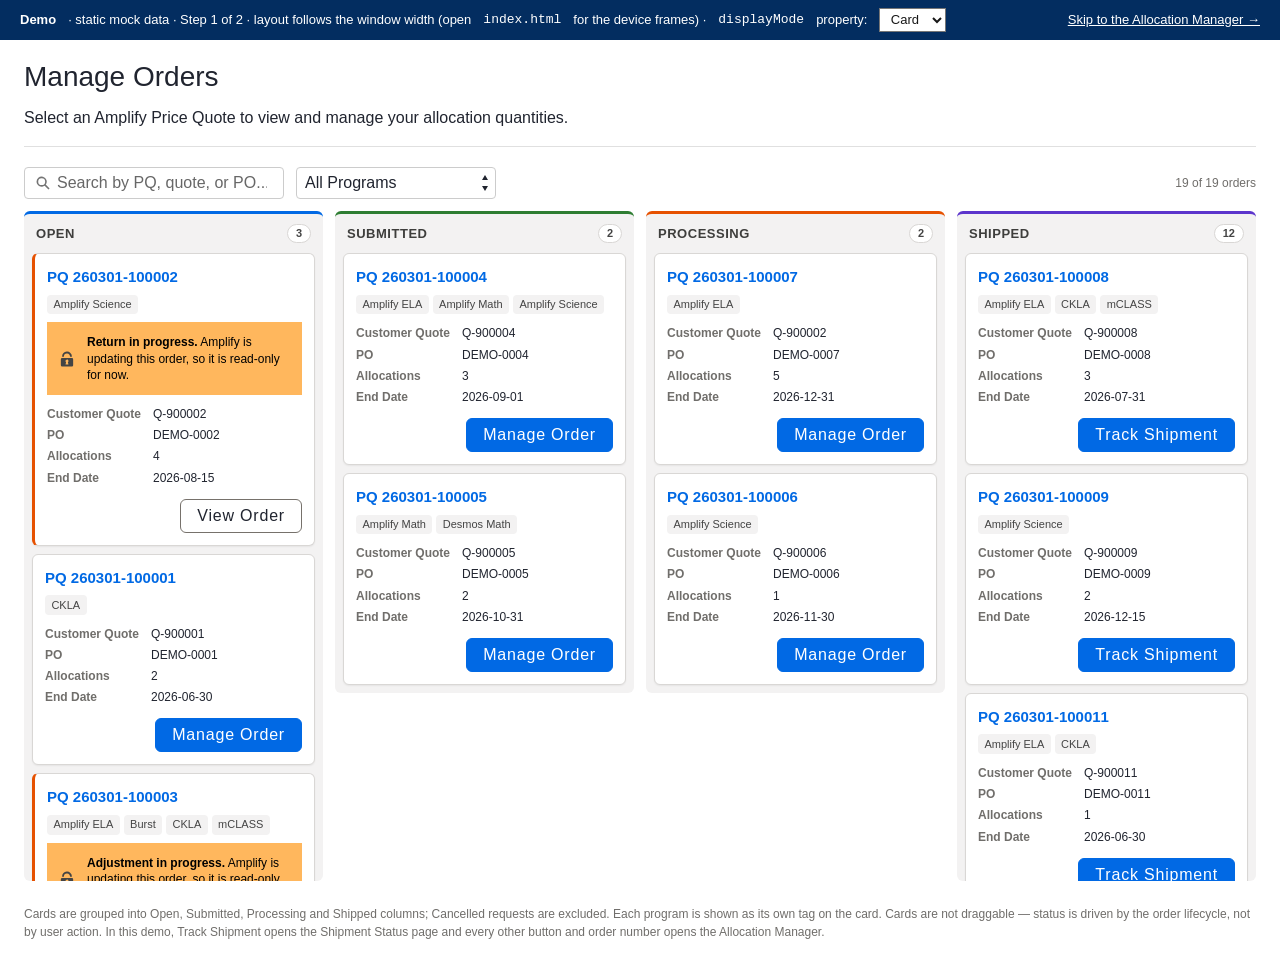
<file: orders.html>
<!DOCTYPE html>
<html lang="en">
<head>
<meta charset="UTF-8">
<meta name="viewport" content="width=device-width, initial-scale=1">
<link rel="icon" href="data:,">
<title>Manage Orders — Order Allocation Manager demo</title>
<!-- Site stylesheets, downloaded from the Amplify Customer Portal LWR site (see assets/site-styles) -->
<link rel="stylesheet" href="assets/site-styles/salesforce-lightning-design-system.min.css">
<link rel="stylesheet" href="assets/site-styles/dxp-site-spacing-styling-hooks.min.css">
<link rel="stylesheet" href="assets/site-styles/dxp-styling-hooks.min.css">
<link rel="stylesheet" href="assets/site-styles/site-theme.css"><!-- runtime branding variables the live site injects -->
<link rel="stylesheet" href="assets/site-styles/dxp-slds-extensions.min.css">
<style>
    [hidden] { display: none !important; }
    * { box-sizing: border-box; }
    body { margin: 0; background: var(--dxp-g-root); font-family: var(--dxp-g-root-font-family); color: var(--dxp-g-root-contrast); }

    /* Mockup-only control: stands in for the Experience Builder property */
    .mock-bar { background: #032d60; color: #fff; padding: 0.5rem 1.25rem; font-size: 0.8125rem; display: flex; align-items: center; gap: 0.75rem; }
    .mock-bar select { font-size: 0.8125rem; padding: 0.15rem 0.4rem; color: #181818; background: #fff; }

    .oam-container { padding: var(--dxp-g-spacing-medium) var(--dxp-g-spacing-large); background: var(--dxp-g-root); max-width: 1440px; margin: 0 auto; min-height: calc(100vh - var(--bar-h)); }   /* site content area is capped at 1440px */
    .oam-page-header { margin-bottom: 1.25rem; padding-bottom: 1rem; border-bottom: 1px solid #e0e0e0; }

    /* Toolbar (card mode only) */
    .toolbar { display: flex; gap: var(--dxp-g-spacing-small); align-items: center; margin-bottom: var(--dxp-g-spacing-small); }
    .toolbar .search-wrapper { width: 260px; }
    .toolbar .filter-wrapper { width: 200px; }
    .toolbar .search-wrapper .slds-form-element { margin-bottom: 0; }  /* site CSS gives form elements 16px bottom margin */
    .toolbar .filter-wrapper .slds-select_container { display: block; }
    .toolbar .count { margin-left: auto; font-size: 0.75rem; color: #706e6b; }

    /* Status badges (same as component) */
    .status-badge { display: inline-block; padding: 0.15rem 0.6rem; border-radius: 999px; font-size: 0.6875rem; font-weight: 700; letter-spacing: 0.04em; text-transform: uppercase; white-space: nowrap; }
    .status-open        { background: #e3f0ff; color: var(--dxp-g-brand); }
    .status-draft       { background: #f3f2f2; color: #706e6b; }
    .status-submitted   { background: #e8f5e0; color: #2e7d32; }
    .status-in-progress { background: #fff3e0; color: #e65100; }
    .status-confirmed   { background: #efe8fc; color: #5c35cc; }
    .status-cancelled   { background: #fce8e8; color: var(--dxp-g-destructive); }

    /* ---------- Kanban ---------- */
    .kanban { display: flex; gap: 0.75rem; align-items: flex-start; overflow-x: auto; padding-bottom: 0.5rem; }
    .kanban-col { flex: 1 1 0; min-width: 260px; background: #f3f2f2; border-radius: 6px; border-top: 3px solid var(--col-color); display: flex; flex-direction: column; max-height: calc(100vh - 230px); }
    .kanban-col-header { display: flex; align-items: center; justify-content: space-between; padding: 0.625rem 0.75rem; }
    .kanban-col-title { font-weight: 700; font-size: 0.8125rem; text-transform: uppercase; letter-spacing: 0.04em; color: #3e3e3c; }
    .kanban-col-count { background: #fff; border: 1px solid var(--dxp-g-neutral-1); border-radius: 999px; font-size: 0.6875rem; font-weight: 700; padding: 0 0.5rem; color: #444; }
    .kanban-col-body { padding: 0 0.5rem 0.5rem; overflow-y: auto; display: flex; flex-direction: column; gap: 0.5rem; }
    .kanban-more { text-align: center; font-size: 0.75rem; color: #706e6b; padding: 0.25rem 0 0.5rem; }
    .kanban-empty { text-align: center; font-size: 0.75rem; color: #a8a8a8; padding: 1.25rem 0.5rem; border: 1px dashed #c9c7c5; border-radius: 6px; }

    .order-card { background: #fff; border: 1px solid var(--dxp-g-neutral-1); border-radius: 6px; padding: 0.75rem; box-shadow: 0 1px 2px rgba(0,0,0,.06); transition: box-shadow .1s, border-color .1s; }
    .order-card:hover { box-shadow: 0 2px 6px rgba(0,0,0,.12); border-color: #c9c7c5; }
    .card-pq a.pqlink:link, .card-pq a.pqlink:visited, .card-pq a.pqlink:hover, .card-pq a.pqlink:focus,
    .bso-pq-number a.pqlink:link, .bso-pq-number a.pqlink:visited, .bso-pq-number a.pqlink:hover, .bso-pq-number a.pqlink:focus { color: inherit; text-decoration: none; }   /* site link rule is a:link:not(...) so match its pseudo-classes */
    .card-pq a.pqlink:hover, .bso-pq-number a.pqlink:hover { text-decoration: underline; }
    .mock-bar a.demo-link:link, .mock-bar a.demo-link:visited, .mock-bar a.demo-link:hover, .mock-bar a.demo-link:focus { margin-left: auto; color: #fff; text-decoration: underline; }
    .card-pq { font-weight: 600; font-size: 0.9375rem; color: var(--dxp-g-brand); }
    /* A program list can hold up to 4 comma-separated programs: one chip each, wrapping */
    .card-programs { display: flex; flex-wrap: wrap; gap: 0.25rem; margin-top: 0.375rem; }
    .card-program { font-size: 0.6875rem; color: #444; background: #f3f2f2; border-radius: 4px; padding: 0.1rem 0.4rem; white-space: nowrap; }
    .card-fields { margin: 0.625rem 0 0.75rem; display: grid; grid-template-columns: auto 1fr; gap: 0.2rem 0.75rem; font-size: 0.75rem; }
    .card-fields dt { color: #706e6b; font-weight: 600; }
    .card-fields dd { margin: 0; color: var(--dxp-g-root-contrast); }
    .card-footer { display: flex; justify-content: flex-end; }
    /* Amplify-side lock: order stays visible, customer sees why it is read-only */
    .order-card.is-locked { border-left: 3px solid #e65100; }
    .order-card .lock-notice { margin-top: var(--dxp-g-spacing-xsmall); font-size: 0.75rem; line-height: 1.35; }
    .bso-item.is-locked { border-left: 4px solid #e65100; border-bottom: 1px solid #f3f2f2; }
    .bso-item.is-locked .bso-row { border-bottom: none; }

    /* ---------- Table mode (existing, abbreviated) ---------- */
    .program-group { border: 1px solid var(--dxp-g-neutral-1); border-radius: 6px; overflow: hidden; margin-bottom: 0.75rem; }
    .program-group-header { display: flex; gap: 0.5rem; padding: 0.75rem 1rem; background: #f3f2f2; border-bottom: 1px solid #dddbda; }
    .program-name { flex: 1; font-weight: 600; font-size: 0.9375rem; }
    .order-count { font-size: 0.75rem; color: #706e6b; }
    .bso-row { display: flex; align-items: center; gap: 1.25rem; padding: 0.875rem 1rem; border-bottom: 1px solid #f3f2f2; }
    .bso-info { flex: 1; }
    .bso-pq-number { font-weight: 600; font-size: 0.9375rem; color: var(--dxp-g-brand); margin-bottom: 0.25rem; }
    .bso-meta { font-size: 0.75rem; color: #706e6b; }
    .bso-status-area { min-width: 110px; text-align: center; }

    /* ============================================================
       Responsive layout — pure CSS, switched by viewport width
       Desktop >= 1280: four columns | Tablet 640-1279: two-up | Phone < 640: one column with status tabs
       ============================================================ */
    :root { --bar-h: 44px; }
    html.embedded { --bar-h: 0px; }
    html.embedded .mock-bar { display: none; }
    @media (min-width: 1441px) {
        body { background: #f3f4f6; }
        .oam-container { box-shadow: 0 0 0 1px var(--dxp-g-neutral-1); }
    }
    .status-tabs { display: none; }
    @media (min-width: 640px) and (max-width: 1279.98px) {
        .kanban { display: grid; grid-template-columns: repeat(2, minmax(0, 1fr)); overflow: visible; }
        .kanban-col { min-width: 0; max-height: none; }
    }
    @media (max-width: 639.98px) {
        .oam-container { padding: var(--dxp-g-spacing-small) var(--dxp-g-spacing-medium); }
        .toolbar { flex-wrap: wrap; }
        .toolbar .search-wrapper, .toolbar .filter-wrapper { width: 100%; }
        .toolbar .count { margin-left: 0; width: 100%; }
        .status-tabs { display: flex; gap: .25rem; margin-bottom: var(--dxp-g-spacing-small); }
        .status-tabs input { position: absolute; opacity: 0; pointer-events: none; }
        .status-tabs label { flex: 1; text-align: center; padding: .5rem .25rem; border: 1px solid var(--dxp-g-neutral-2); border-radius: 6px; font-size: .75rem; cursor: pointer; line-height: 1.2; }
        .status-tabs label .n { display: block; font-weight: 700; font-size: .875rem; }
        .status-tabs input:checked + label { background: var(--dxp-g-brand); border-color: var(--dxp-g-brand); color: var(--dxp-g-brand-contrast); }
        .status-tabs input:focus-visible + label { outline: 2px solid var(--dxp-g-brand); outline-offset: 2px; }
        .kanban { display: block; overflow: visible; }
        .kanban-col { display: none; min-width: 0; max-height: none; }
        #cardMode:has(#stab-Open:checked)       .kanban-col[data-col="Open"],
        #cardMode:has(#stab-Submitted:checked)  .kanban-col[data-col="Submitted"],
        #cardMode:has(#stab-Processing:checked) .kanban-col[data-col="Processing"],
        #cardMode:has(#stab-Shipped:checked)    .kanban-col[data-col="Shipped"] { display: flex; }
        .bso-row { flex-wrap: wrap; gap: .5rem; }
        .bso-info { flex-basis: 100%; }
        .bso-status-area { flex: 1; text-align: left; min-width: 0; }
        .bso-meta { white-space: normal; }
    }

    .hidden { display: none; }
    .note { margin-top: 1rem; font-size: 0.75rem; color: #706e6b; }
</style>
<script>if (window.parent !== window) document.documentElement.classList.add('embedded');</script>
</head>
<body>
<svg aria-hidden="true" style="display:none" xmlns="http://www.w3.org/2000/svg">
<symbol viewBox="0 0 520 520"  id="u-search" xmlns="http://www.w3.org/2000/svg"><path d="M496 453L362 320a189 189 0 10-340-92 190 190 0 00298 135l133 133a14 14 0 0021 0l21-21a17 17 0 001-22M210 338a129 129 0 11130-130 129 129 0 01-130 130"/></symbol>
<symbol viewBox="0 0 520 520"  id="u-lock" xmlns="http://www.w3.org/2000/svg"><path d="M110 190h40c6 0 10-3 10-9v-1A100 100 0 01267 80c53 4 93 50 93 104v-3c0 6 4 9 10 9h40c6 0 10-3 10-9v-1A160 160 0 00252 20c-85 4-150 76-152 161 1 5 5 9 10 9m-10-9v4zm360 89a40 40 0 00-40-40H100a40 40 0 00-40 40v190a40 40 0 0040 40h320a40 40 0 0040-40zM306 427c2 6-3 13-10 13h-73c-7 0-11-6-10-13l18-60a48 48 0 01-21-48 50 50 0 0139-38c32-6 60 17 60 47 0 16-8 31-21 39z"/></symbol>
</svg>

<div class="mock-bar">
    <strong>Demo</strong> · static mock data · Step 1 of 2 · layout follows the window width (open <code>index.html</code> for the device frames) · <code>displayMode</code> property:
    <select id="modeSelect">
        <option value="Card" selected>Card</option>
        <option value="Table">Table</option>
    </select>
    <a class="demo-link" href="manager.html">Skip to the Allocation Manager →</a>
</div>

<div class="oam-container">
    <div class="oam-page-header">
        <h1 class="slds-text-heading_large">Manage Orders</h1>
        <p class="slds-text-body_regular slds-m-top_x-small">Select an Amplify Price Quote to view and manage your allocation quantities.</p>
    </div>

    <!-- SHARED TOOLBAR (both modes) -->
    <div class="toolbar">
        <div class="search-wrapper"><div class="slds-form-element"><div class="slds-form-element__control slds-input-has-icon slds-input-has-icon_left"><svg class="slds-icon slds-input__icon slds-input__icon_left slds-icon-text-default" aria-hidden="true"><use href="#u-search"></use></svg><input class="slds-input" type="search" id="searchBox" placeholder="Search by PQ, quote, or PO..."></div></div></div>
        <div class="filter-wrapper"><div class="slds-select_container"><select class="slds-select" id="programFilter"><option value="">All Programs</option></select></div></div>
        <span class="count" id="resultCount"></span>
    </div>

    <!-- CARD MODE -->
    <div id="cardMode">
        <div class="status-tabs" role="radiogroup" aria-label="Order status">
            <input type="radio" name="stab" id="stab-Open" checked><label for="stab-Open">Open<span class="n" id="tabn-Open"></span></label>
            <input type="radio" name="stab" id="stab-Submitted"><label for="stab-Submitted">Submitted<span class="n" id="tabn-Submitted"></span></label>
            <input type="radio" name="stab" id="stab-Processing"><label for="stab-Processing">Processing<span class="n" id="tabn-Processing"></span></label>
            <input type="radio" name="stab" id="stab-Shipped"><label for="stab-Shipped">Shipped<span class="n" id="tabn-Shipped"></span></label>
        </div>
        <div class="kanban" id="kanban"></div>
    </div>

    <!-- TABLE MODE (current behavior) -->
    <div id="tableMode" class="hidden"></div>

    <p class="note">Cards are grouped into Open, Submitted, Processing and Shipped columns; Cancelled requests are excluded. Each program is shown as its own tag on the card. Cards are not draggable — status is driven by the order lifecycle, not by user action. In this demo, Track Shipment opens the Shipment Status page and every other button and order number opens the Allocation Manager.</p>
</div>

<script>
    // Column rules (request status + the related order's shipment status):
    //   Cancelled                                  -> excluded
    //   Open                                       -> Open
    //   Submitted                                  -> Submitted
    //   Received / Processed / any Sync* (incl. Sync Error) -> Processing. Raw sync state is internal and never shown to customers.
    //   Any non-Cancelled, non-Open request whose BSO has a Shipment Status -> Shipped
    const STATUSES = [
        { key: 'Open',       color: 'var(--dxp-g-brand)', cls: 'status-open' },
        { key: 'Submitted',  color: '#2e7d32', cls: 'status-submitted' },
        { key: 'Processing', color: '#e65100', cls: 'status-in-progress' },
        { key: 'Shipped',    color: '#5c35cc', cls: 'status-confirmed' },
    ];
    const column = o => {
        if (o.status === 'Cancelled') return null;
        if (o.status === 'Open') return 'Open';
        if (o.shipmentStatus) return 'Shipped';
        return o.status === 'Submitted' ? 'Submitted' : 'Processing';
    };
    // Modeled on real order data: Program is comma-separated, up to 4 programs / 40 chars
    const SHIP = 'tracking-available';   // any non-empty value marks the BSO as having a shipment status
    const ALL_ORDERS = [
        { pq: 'PQ 260301-100001', cq: 'Q-900001', po: 'DEMO-0001', program: 'CKLA',                                      status: 'Open',           end: '2026-06-30', allocs: 2, mod: '2026-10-03' },
        { pq: 'PQ 260301-100002', cq: 'Q-900002', po: 'DEMO-0002',         program: 'Amplify Science',                           lockReason: 'Return in progress', status: 'Open',           end: '2026-08-15', allocs: 4, mod: '2026-10-04' },
        { pq: 'PQ 260301-100003', cq: 'Q-900003', po: null,          program: 'Amplify ELA,Burst,CKLA,mCLASS',             lockReason: 'Adjustment in progress', status: 'Open',           end: '2026-05-31', allocs: 6, mod: '2026-09-20' },
        { pq: 'PQ 260301-100004', cq: 'Q-900004', po: 'DEMO-0004',    program: 'Amplify ELA,Amplify Math,Amplify Science',  status: 'Submitted',      end: '2026-09-01', allocs: 3, mod: '2026-10-01' },
        { pq: 'PQ 260301-100005', cq: 'Q-900005', po: 'DEMO-0005',        program: 'Amplify Math,Desmos Math',                  status: 'Submitted',      end: '2026-10-31', allocs: 2, mod: '2026-09-28' },
        { pq: 'PQ 260301-100006', cq: 'Q-900006', po: 'DEMO-0006',        program: 'Amplify Science',                           status: 'Received',       end: '2026-11-30', allocs: 1, mod: '2026-09-25' },
        { pq: 'PQ 260301-100007', cq: 'Q-900002', po: 'DEMO-0007',        program: 'Amplify ELA',                               status: 'Sync In Progress', end: '2026-12-31', allocs: 5, mod: '2026-09-30' },
        { pq: 'PQ 260301-100008', cq: 'Q-900008', po: 'DEMO-0008',     program: 'Amplify ELA,CKLA,mCLASS',                   status: 'Sync Completed', end: '2026-07-31', shipmentStatus: SHIP, allocs: 3, mod: '2026-10-02' },
        { pq: 'PQ 260301-100009', cq: 'Q-900009', po: 'DEMO-0009',        program: 'Amplify Science',                           status: 'Sync Completed', end: '2026-12-15', shipmentStatus: SHIP, allocs: 2, mod: '2026-09-29' },
        { pq: 'PQ 260301-100010', cq: 'Q-900010', po: 'DEMO-0010',          program: 'Amplify Math',                              status: 'Cancelled',      end: '2026-03-01', allocs: 1, mod: '2026-03-02' },
    ];
    // Extra historical Shipped orders so the 10-card cap is visible in the mockup
    for (let i = 0; i < 10; i++) {
        ALL_ORDERS.push({ pq: `PQ 260301-${100011 + i}`, cq: `Q-${900011 + i}`, po: `DEMO-${String(11 + i).padStart(4, '0')}`, program: i % 3 ? 'Amplify Science' : 'Amplify ELA,CKLA',
            status: 'Sync Completed', shipmentStatus: SHIP, end: '2026-06-30', allocs: 1 + (i % 4), mod: `2026-08-${String(20 - i).padStart(2, '0')}` });
    }
    const ORDERS = ALL_ORDERS.filter(o => column(o)).map(o => ({ ...o, col: column(o) }));
    const cls = s => (STATUSES.find(x => x.key === s) || {}).cls || 'status-draft';
    const programsOf = o => o.program.split(',').map(p => p.trim());

    const programSel = document.getElementById('programFilter');
    [...new Set(ORDERS.flatMap(programsOf))].sort().forEach(p => programSel.add(new Option(p, p)));

    const COLUMN_LIMIT = 10;

    // Same search + program filter drives both modes
    function filteredOrders() {
        const term = document.getElementById('searchBox').value.trim().toLowerCase();
        const prog = programSel.value;
        return ORDERS.filter(o =>
            (!prog || programsOf(o).includes(prog)) &&
            (!term || [o.pq, o.cq, o.po].some(v => (v || '').toLowerCase().includes(term))));
    }

    function render() {
        const rows = filteredOrders();
        document.getElementById('resultCount').textContent = `${rows.length} of ${ORDERS.length} orders`;
        renderCards(rows);
        renderTable(rows);
    }

    const ico = (n,cls='') => `<svg class="slds-icon ${cls}" aria-hidden="true"><use href="#u-${n}"></use></svg>`;
    const lockMessage = o => `<b>${o.lockReason}.</b> Amplify is updating this order, so it is read-only for now.`;

    const actionButton = o => o.col === 'Shipped'
        ? `<a class="slds-button slds-button_brand" href="shipment-status.html">Track Shipment</a>`
        : o.lockReason
            ? '<a class="slds-button slds-button_neutral" href="manager.html">View Order</a>'
            : '<a class="slds-button slds-button_brand" href="manager.html">Manage Order</a>';

    function renderCards(rows) {
        STATUSES.forEach(s => { document.getElementById('tabn-' + s.key).textContent = rows.filter(o => o.col === s.key).length; });
        document.getElementById('kanban').innerHTML = STATUSES.map(s => {
            // Future enhancement: a "Show all" destination. For now each column shows the 10 most recently modified.
            const all = rows.filter(o => o.col === s.key).sort((a, b) => b.mod.localeCompare(a.mod));
            const cards = all.slice(0, COLUMN_LIMIT);
            return `
            <div class="kanban-col" data-col="${s.key}" style="--col-color:${s.color}">
                <div class="kanban-col-header">
                    <span class="kanban-col-title">${s.key}</span>
                    <span class="kanban-col-count">${all.length}</span>
                </div>
                <div class="kanban-col-body">
                    ${cards.length ? cards.map(o => `
                    <div class="order-card${o.lockReason ? ' is-locked' : ''}">
                        <div class="card-pq"><a class="pqlink" href="manager.html">${o.pq}</a></div>
                        <div class="card-programs">${programsOf(o).map(p => `<span class="card-program">${p}</span>`).join('')}</div>
                        ${o.lockReason ? `<div class="lock-notice slds-scoped-notification slds-media slds-media_center slds-theme_warning" role="status"><div class="slds-media__figure">${ico('lock','slds-icon_x-small slds-icon-text-default')}</div><div class="slds-media__body">${lockMessage(o)}</div></div>` : ''}
                        <dl class="card-fields">
                            <dt>Customer Quote</dt><dd>${o.cq}</dd>
                            <dt>PO</dt><dd>${o.po || '—'}</dd>
                            <dt>Allocations</dt><dd>${o.allocs}</dd>
                            <dt>End Date</dt><dd>${o.end}</dd>
                        </dl>
                        <div class="card-footer">${actionButton(o)}</div>
                    </div>`).join('') : '<div class="kanban-empty">No orders</div>'}
                    ${all.length > COLUMN_LIMIT ? `<div class="kanban-more">Showing ${COLUMN_LIMIT} most recent of ${all.length}</div>` : ''}
                </div>
            </div>`;
        }).join('');
    }

    function renderTable(rows) {
        const groups = rows.reduce((a, o) => ((a[o.program] ||= []).push(o), a), {});
        document.getElementById('tableMode').innerHTML = Object.entries(groups).map(([p, os]) => `
            <div class="program-group">
                <div class="program-group-header"><span class="program-name">▾ ${p}</span><span class="order-count">${os.length} order(s)</span></div>
                ${os.map(o => `
                <div class="bso-item${o.lockReason ? ' is-locked' : ''}">
                <div class="bso-row">
                    <div class="bso-info"><div class="bso-pq-number"><a class="pqlink" href="manager.html">${o.pq}</a></div>
                        <div class="bso-meta"><b>Customer Quote:</b> ${o.cq} • <b>PO:</b> ${o.po || '—'} • <b>End Date:</b> ${o.end} • <b>Allocations:</b> ${o.allocs}</div></div>
                    <div class="bso-status-area"><span class="status-badge ${cls(o.col)}">${o.col}</span></div>
                    ${actionButton(o)}
                </div>
                ${o.lockReason ? `<div class="slds-notify slds-notify_alert slds-alert_warning" role="alert"><span class="slds-icon_container slds-m-right_x-small">${ico('lock','slds-icon_x-small slds-icon-text-default')}</span><h2>${lockMessage(o)}</h2></div>` : ''}
                </div>`).join('')}
            </div>`).join('') || '<div class="kanban-empty">No orders match your search</div>';
    }

    document.getElementById('modeSelect').addEventListener('change', e => {
        const card = e.target.value === 'Card';
        document.getElementById('cardMode').classList.toggle('hidden', !card);
        document.getElementById('tableMode').classList.toggle('hidden', card);
    });
    document.getElementById('searchBox').addEventListener('input', render);
    programSel.addEventListener('change', render);

    render();

    // ---- Embedded in the demo shell (index.html): report layout, accept the Card/Table switch ----
    const EMBEDDED = window.parent !== window;
    function currentView() {
        if (document.getElementById('cardMode').classList.contains('hidden')) return 'Table';
        if (getComputedStyle(document.querySelector('.status-tabs')).display !== 'none') return 'Cards · status tabs';
        return window.innerWidth < 1280 ? 'Cards · two-up' : 'Cards · four columns';
    }
    function reportLayout() { if (EMBEDDED) parent.postMessage({ src: 'oam', type: 'layout', page: 'orders', view: currentView(), w: window.innerWidth, h: window.innerHeight }, '*'); }
    window.addEventListener('resize', reportLayout);
    document.getElementById('modeSelect').addEventListener('change', reportLayout);
    window.addEventListener('message', e => {
        const m = e.data; if (!m || m.src !== 'oam-shell') return;
        if (m.type === 'query') { reportLayout(); return; }
        if (m.type !== 'set' || m.key !== 'displayMode') return;
        const sel = document.getElementById('modeSelect'); sel.value = m.value; sel.dispatchEvent(new Event('change'));
    });
    if (EMBEDDED) parent.postMessage({ src: 'oam', type: 'ready', page: 'orders' }, '*');
    reportLayout();
</script>
</body>
</html>
</file>
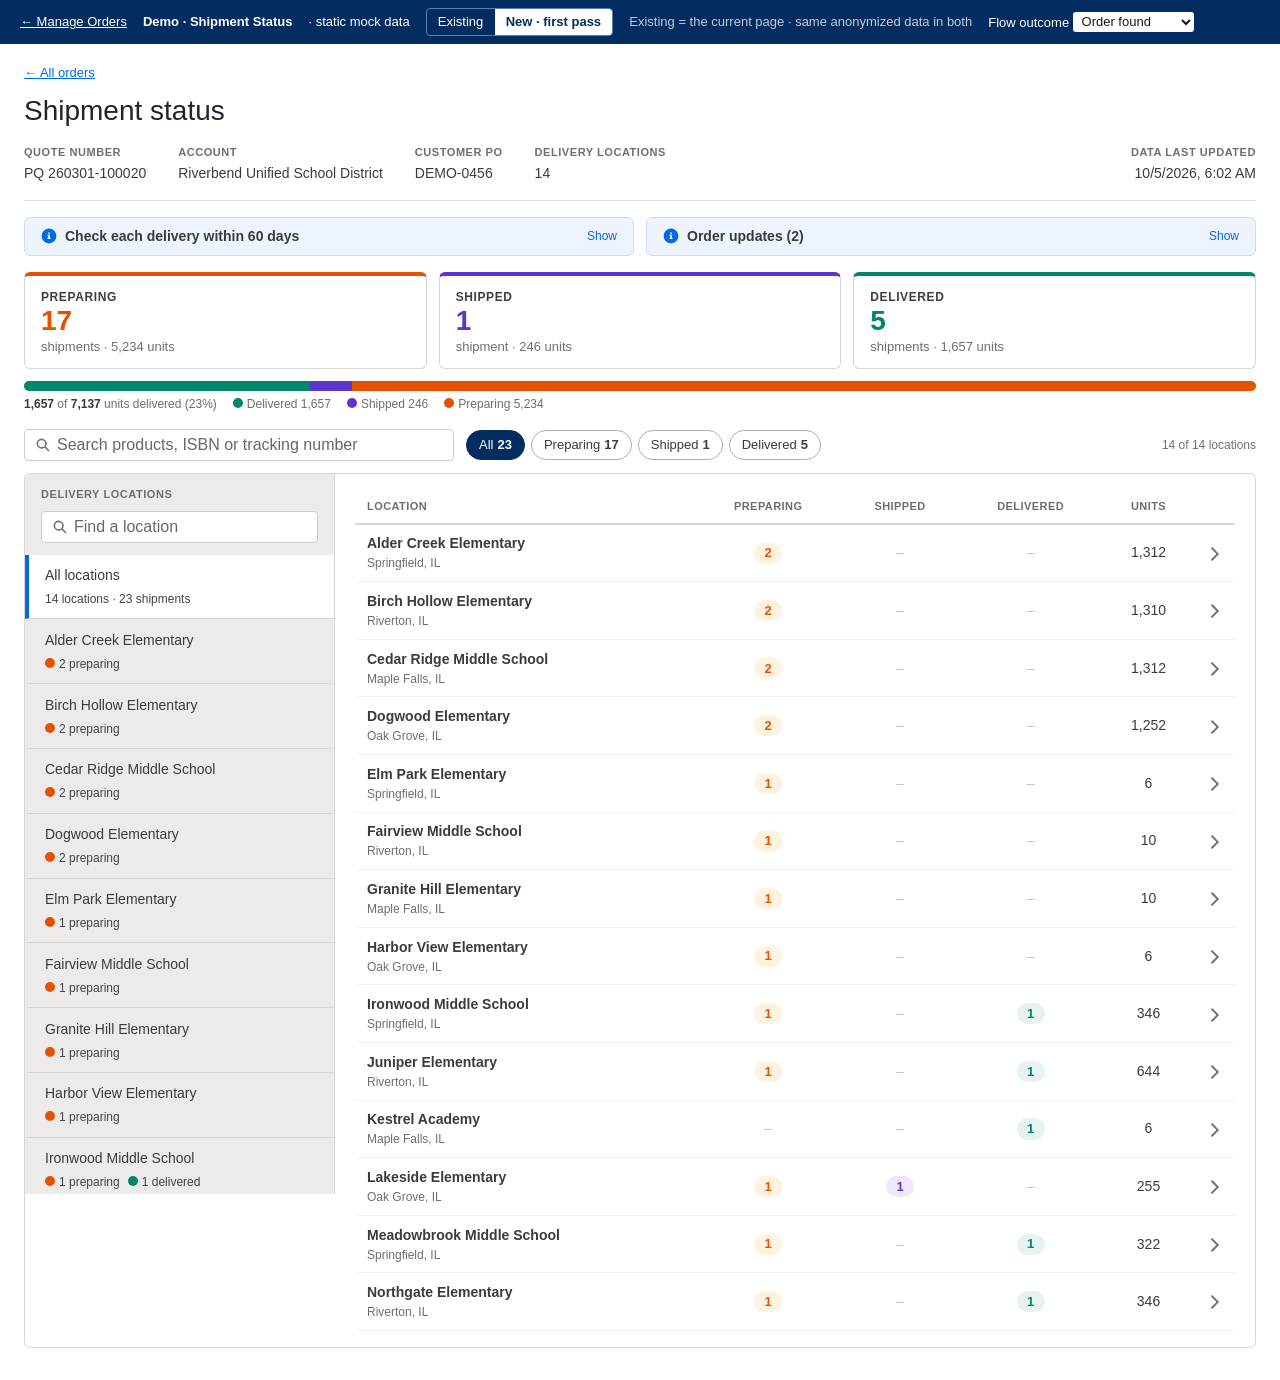
<file: shipment-status.html>
<!DOCTYPE html>
<html lang="en">
<head>
<meta charset="UTF-8">
<meta name="viewport" content="width=device-width, initial-scale=1">
<link rel="icon" href="data:,">
<title>Shipment Status Page — existing components (mockup)</title>
<link rel="stylesheet" href="assets/site-styles/salesforce-lightning-design-system.min.css">
<link rel="stylesheet" href="assets/site-styles/dxp-site-spacing-styling-hooks.min.css">
<link rel="stylesheet" href="assets/site-styles/dxp-styling-hooks.min.css">
<link rel="stylesheet" href="assets/site-styles/site-theme.css">
<link rel="stylesheet" href="assets/site-styles/dxp-slds-extensions.min.css">
<style>
/* =====================================================================
   Shipment Status Page. Two versions share one set of anonymized data: Existing (the current page)
   and New (first pass). Existing-version styles below mirror the current page: greys, #ebf2fa shaded box,
   green badges, pill button.
   ===================================================================== */
[hidden] { display: none !important; }
* { box-sizing: border-box; }
body { margin: 0; background: #fff; color: #3b3b3b; font-family: var(--dxp-g-root-font-family); }
.mock-bar { background: #032d60; color: #fff; padding: .5rem 1.25rem; font-size: 13px; display: flex; flex-wrap: wrap; align-items: center; gap: .4rem 1rem; }
.mock-bar select { font-size: 13px; padding: .1rem .3rem; color: #181818; background: #fff; border: 0; border-radius: 3px; }
.mock-bar .note { opacity: .75; }
html.embedded .mock-bar { display: none; }
.mock-bar a.demo-link:link, .mock-bar a.demo-link:visited, .mock-bar a.demo-link:hover, .mock-bar a.demo-link:focus { color: #fff; text-decoration: underline; }
.nv-back { display: inline-block; font-size: .8125rem; margin-bottom: .5rem; }
.page { max-width: 1440px; margin: 0 auto; padding: 1rem 1.5rem 2rem; }
@media (min-width: 1441px) { body { background: #f3f4f6; } .page { background: #fff; box-shadow: 0 0 0 1px var(--dxp-g-neutral-1); min-height: 100vh; } }

/* flow screen: two columns, 4/12 and 8/12 */
.cols { display: grid; grid-template-columns: 4fr 8fr; gap: 1rem; align-items: start; }
@media (max-width: 899.98px) { .cols { grid-template-columns: 1fr; } }

.medium  { color: var(--dxp-s-body-text-color, #3b3b3b); font-size: var(--dxp-s-body-font-size, 1rem); }
.medium2 { color: var(--dxp-s-body-text-color, #3b3b3b); font-size: var(--dxp-s-body-font-size, 1rem); font-weight: bold; }
.small   { font-size: .875rem; }
.shadedbox { background-color: #ebf2fa; border-radius: 3px; margin: 15px; padding: 10px; }
.title { font-weight: bold; font-size: 1.25rem; line-height: 25px; color: #3b3b3b; margin: 0; }

/* Existing: order overview */
.card { background: #F6F6F6; }
.card section { margin-top: 16px; }
.card .slds-form-element { margin-bottom: 0; }
.green_marker { background-color: #FFFFFF !important; border-color: #00866b !important; }
.colorpop { --slds-c-badge-color-background: #00866b; --slds-c-badge-text-color: #FFFFFF; --slds-c-badge-radius-border: 5px; background: #00866b; color: #fff; border-radius: 5px; font-size: 1rem; padding: .1rem .55rem; }
.card .search { margin-bottom: 1rem; }

/* Existing: individual deliveries */
.results { background: #f6f6f6; border-radius: 3px; padding: 10px; color: #3b3b3b;
  --slds-c-button-brand-color-background: #3278c8; --slds-c-button-brand-color-background-hover: #1e4878;
  --slds-c-button-brand-text-color: #FFFFFF; --slds-c-button-brand-text-color-hover: #FFFFFF;
  --slds-c-button-brand-color-border: #3278c8; --slds-c-button-brand-color-border-hover: #1e4878; --slds-c-button-radius-border: 15px; }
.results .title { margin: 15px; }
.results p { font-size: small; color: #3b3b3b; margin: 15px 0 0 5px; }
.delivery { background: #fff; border-radius: 3px; margin: 20px 10px; padding: 2px 0 12px; }
.delivery .head { padding: .75rem 1rem 0; }
.delivery .tile { padding: .25rem 1rem; }
.delivery .tile p { font-size: small; margin: 0 0 .25rem; }
.delivery .row3 { display: grid; grid-template-columns: 1fr 1fr 1fr; gap: 1rem; }
@media (max-width: 599.98px) { .delivery .row3 { grid-template-columns: 1fr; } }
.badge-ship { --slds-c-badge-color-background: #e6f3f0; --slds-c-badge-text-color: #00866B; background: #e6f3f0; color: #00866B; border-radius: 3px; display: inline-block; padding: .1rem .5rem; font-size: .75rem; }
.lines { margin-top: 1rem; }
.line { display: grid; grid-template-columns: 2fr 4fr 2fr; gap: 1rem; padding: .15rem 0; font-size: .875rem; }
.line.h { font-weight: bold; padding-bottom: .25rem; }
.empty { padding: 1rem; font-size: .9375rem; }
.footer-note { margin-top: 1.5rem; color: #3b3b3b; font-size: .875rem; }
.footer-note p { margin: .5rem 0; }
.screen-msg { padding: 2rem 0; font-size: 1rem; }
a.slds-button { text-decoration: none; }

.vseg { display: inline-flex; border: 1px solid #5a7fb0; border-radius: 4px; overflow: hidden; }
.vseg input { position: absolute; opacity: 0; pointer-events: none; }
.vseg label { padding: .2rem .7rem; cursor: pointer; }
.vseg input:checked + label { background: #fff; color: #032d60; font-weight: 600; }

/* =====================================================================
   NEW Shipment Status Page — first pass
   Status colours match the Manage Orders list: Preparing = orange, Shipped = purple, Delivered = green
   ===================================================================== */
.nv { --prep: #e65100; --prepbg: #fff3e0; --ship: #5c35cc; --shipbg: #efe8fc; --deliv: #00866b; --delivbg: #e6f3f0; }
.nv h1 { margin: 0; }
.nv-head { display: flex; flex-wrap: wrap; align-items: flex-end; gap: .75rem 2rem; padding-bottom: 1rem; border-bottom: 1px solid #e0e0e0; margin-bottom: 1rem; }
.nv-head .t { flex: 1 1 100%; }
.nv-sum { display: flex; flex-direction: column; gap: .125rem; }
.nv-sum .l { font-size: .6875rem; text-transform: uppercase; letter-spacing: .05em; color: #706e6b; font-weight: 600; }
.nv-sum .v { font-size: .875rem; font-weight: 500; }
.nv-sum.right { margin-left: auto; text-align: right; }
.nv-notes { display: grid; grid-template-columns: 1fr 1fr; gap: .5rem .75rem; align-items: start; }
.nv-note { background: #eef4ff; border: 1px solid #c9dcff; border-radius: 6px; padding: .5rem 1rem; font-size: .875rem; }
.nv-note summary { cursor: pointer; display: flex; align-items: center; gap: .5rem; list-style: none; }
.nv-note summary::-webkit-details-marker { display: none; }
.nv-note summary .hint { margin-left: auto; color: var(--dxp-g-brand); font-size: .75rem; }
.nv-note[open] summary .hint { visibility: hidden; }
.nv-note .body { padding: .5rem 0 .25rem 1.5rem; }
.nv-note .slds-icon { fill: var(--dxp-g-brand); flex: none; }
.nv-note p { margin: 0 0 .25rem; }
.nv-stats { display: grid; grid-template-columns: repeat(3, 1fr); gap: .75rem; margin: 1rem 0 .75rem; }
.nv-tile { text-align: left; background: #fff; border: 1px solid var(--dxp-g-neutral-1); border-top: 4px solid var(--c); border-radius: 6px; padding: .75rem 1rem; cursor: pointer; font: inherit; color: inherit; }
.nv-tile:hover { background: #fafaf9; } .nv-tile.on { box-shadow: 0 0 0 2px var(--c); }
.nv-tile .n { font-size: 1.75rem; font-weight: 600; line-height: 1.1; color: var(--c); }
.nv-tile .k { font-size: .75rem; text-transform: uppercase; letter-spacing: .05em; font-weight: 700; color: #3e3e3c; }
.nv-tile .u { font-size: .8125rem; color: #706e6b; }
.nv-bar { height: 10px; border-radius: 5px; overflow: hidden; display: flex; background: var(--dxp-g-neutral-1); margin-bottom: .25rem; }
.nv-bar i { display: block; height: 100%; }
.nv-legend { font-size: .75rem; color: #706e6b; display: flex; flex-wrap: wrap; gap: .25rem 1rem; margin-bottom: 1rem; }
.nv-legend b { color: #3b3b3b; }
.nv-dot { display: inline-block; width: .625rem; height: .625rem; border-radius: 50%; background: var(--c); margin-right: .25rem; }
.nv-toolbar { display: flex; flex-wrap: wrap; gap: .75rem; align-items: center; margin-bottom: .75rem; }
.nv-toolbar .search { width: 430px; max-width: 100%; } .nv-toolbar .search .slds-form-element { margin-bottom: 0; }
.nv-chips { display: flex; flex-wrap: wrap; gap: .375rem; }
.nv-chip { border: 1px solid var(--dxp-g-neutral-2); background: #fff; border-radius: 999px; padding: .25rem .75rem; font: inherit; font-size: .8125rem; cursor: pointer; color: #3b3b3b; }
.nv-chip.on { background: #032d60; border-color: #032d60; color: #fff; }
.nv-chip b { margin-left: .25rem; font-weight: 700; }
.nv-count { margin-left: auto; font-size: .75rem; color: #706e6b; }
.nv-split { display: flex; border: 1px solid var(--dxp-g-neutral-1); border-radius: 6px; overflow: hidden; background: #fff; min-height: 480px; }
.nv-rail { width: 310px; flex: none; background: var(--dxp-g-neutral); border-right: 1px solid var(--dxp-g-neutral-1); display: flex; flex-direction: column; max-height: 720px; }
.nv-rail .rh { padding: .75rem 1rem .5rem; font-size: .6875rem; font-weight: 700; text-transform: uppercase; letter-spacing: .05em; color: #706e6b; }
.nv-rail .find { padding: 0 1rem .75rem; } .nv-rail .find .slds-form-element { margin-bottom: 0; }
.nv-rail .list { overflow-y: auto; flex: 1; }
.nv-item { display: block; width: 100%; text-align: left; background: transparent; border: 0; border-left: 4px solid transparent; border-bottom: 1px solid var(--dxp-g-neutral-1); padding: .65rem 1rem; cursor: pointer; font: inherit; color: inherit; }
.nv-item:hover { background: rgba(255,255,255,.6); } .nv-item.on { background: #fff; border-left-color: var(--dxp-g-brand); }
.nv-item .nm { font-size: .875rem; font-weight: 500; display: block; }
.nv-item .pills { display: flex; gap: .5rem; margin-top: .25rem; font-size: .75rem; color: #444; flex-wrap: wrap; }
.nv-main { flex: 1; min-width: 0; padding: 1rem 1.25rem; }
.nv-loc { display: flex; flex-wrap: wrap; gap: .5rem 1.5rem; align-items: flex-start; background: var(--dxp-g-neutral); border: 1px solid var(--dxp-g-neutral-1); border-radius: 6px; padding: .75rem 1rem; margin-bottom: 1rem; }
.nv-loc h2 { margin: 0; font-size: 1.125rem; font-weight: 600; width: 100%; }
.nv-loc .a { font-size: .8125rem; color: #444; line-height: 1.5; } .nv-loc .a b { color: #706e6b; font-weight: 600; font-size: .6875rem; text-transform: uppercase; letter-spacing: .05em; display: block; }
.nv-badge { display: inline-block; padding: .125rem .6rem; border-radius: 999px; font-size: .6875rem; font-weight: 700; letter-spacing: .04em; text-transform: uppercase; background: var(--bg); color: var(--c); white-space: nowrap; }
.nv-card { border: 1px solid var(--dxp-g-neutral-1); border-left: 4px solid var(--c); border-radius: 6px; padding: .875rem 1rem; margin-bottom: .875rem; background: #fff; }
.nv-card header { display: flex; align-items: flex-start; gap: .75rem; }
.nv-card .kick { font-size: .6875rem; text-transform: uppercase; letter-spacing: .05em; color: #706e6b; font-weight: 700; }
.nv-card h3 { margin: 0; font-size: 1rem; font-weight: 600; }
.nv-card h3 code { font: inherit; font-family: ui-monospace, Menlo, monospace; font-size: .9375rem; }
.nv-card .hd { flex: 1; min-width: 0; }
.nv-meta { display: flex; flex-wrap: wrap; gap: .25rem 1.5rem; font-size: .8125rem; color: #444; margin: .5rem 0; }
.nv-meta .muted { color: #706e6b; }
.nv-steps { display: flex; margin: .75rem 0 .875rem; }
.nv-steps li { list-style: none; flex: 1; position: relative; text-align: center; font-size: .6875rem; color: #8a8886; padding-top: 1.25rem; }
.nv-steps li::before { content: ''; position: absolute; top: .3125rem; left: 50%; width: .75rem; height: .75rem; margin-left: -.375rem; border-radius: 50%; background: #fff; border: 2px solid #c9c7c5; z-index: 1; }
.nv-steps li::after { content: ''; position: absolute; top: .6rem; left: -50%; width: 100%; height: 2px; background: #c9c7c5; }
.nv-steps li:first-child::after { display: none; }
.nv-steps li.done { color: #3b3b3b; } .nv-steps li.done::before { background: var(--c); border-color: var(--c); } .nv-steps li.done::after { background: var(--c); }
.nv-steps li.cur { font-weight: 700; color: var(--c); }
.nv-actions { display: flex; flex-wrap: wrap; gap: .5rem; align-items: center; margin-bottom: .5rem; }
.nv-copy { background: none; border: 0; cursor: pointer; color: var(--dxp-g-brand); padding: .125rem; vertical-align: middle; }
.nv-lines { width: 100%; border-collapse: collapse; font-size: .8125rem; }
.nv-lines th { text-align: left; font-size: .6875rem; text-transform: uppercase; letter-spacing: .04em; color: #706e6b; padding: .35rem .5rem; border-bottom: 2px solid var(--dxp-g-neutral-1); }
.nv-lines td { padding: .35rem .5rem; border-bottom: 1px solid #f3f2f2; vertical-align: top; }
.nv-lines .q { text-align: right; white-space: nowrap; } .nv-lines tfoot td { font-weight: 600; border-bottom: 0; }
.nv-more { background: none; border: 0; color: var(--dxp-g-brand); cursor: pointer; font: inherit; font-size: .8125rem; padding: .5rem; }
.nv-overview { width: 100%; border-collapse: collapse; font-size: .875rem; }
.nv-overview th { text-align: left; font-size: .6875rem; text-transform: uppercase; letter-spacing: .04em; color: #706e6b; padding: .5rem .75rem; border-bottom: 2px solid var(--dxp-g-neutral-1); }
.nv-overview td { padding: .55rem .75rem; border-bottom: 1px solid #f3f2f2; }
.nv-overview tr.row { cursor: pointer; } .nv-overview tr.row:hover td { background: #fafaf9; }
.nv-overview .c { text-align: center; } .nv-overview .zero { color: #c9c7c5; }
.nv-pill { display: inline-block; min-width: 1.75rem; padding: .05rem .5rem; border-radius: 999px; background: var(--bg); color: var(--c); font-weight: 700; font-size: .8125rem; }
.nv-empty { text-align: center; padding: 3rem 1rem; color: #444; } .nv-empty p { margin: .25rem 0; }
.nv-mobile { display: none; margin-bottom: .75rem; }
.nv-toast { position: fixed; bottom: 1.25rem; left: 50%; transform: translateX(-50%); background: #032d60; color: #fff; padding: .5rem 1rem; border-radius: 4px; font-size: .8125rem; z-index: 50; }
@media (max-width: 899.98px) {
    .nv-rail { display: none; } .nv-mobile { display: block; } .nv-split { display: block; min-height: 0; }
    .nv-notes { grid-template-columns: 1fr; }
    .nv-main { padding: .75rem; } .nv-stats { grid-template-columns: repeat(3, 1fr); gap: .5rem; }
    .nv-tile { padding: .5rem .625rem; } .nv-tile .n { font-size: 1.375rem; } .nv-tile .u { display: none; } .nv-tile .k { font-size: .6875rem; } .nv-sum.right { margin-left: 0; text-align: left; }
    .nv-toolbar .search { width: 100%; } .nv-count { margin-left: 0; width: 100%; }
    .nv-card header { flex-wrap: wrap; } .nv-lines th:nth-child(1), .nv-lines td:nth-child(1) { display: none; }
}

</style>
<script>if (window.parent !== window) document.documentElement.classList.add('embedded');</script>
</head>
<body>
<svg aria-hidden="true" style="display:none" xmlns="http://www.w3.org/2000/svg">
<symbol viewBox="0 0 520 520"  id="u-new_window" xmlns="http://www.w3.org/2000/svg"><path d="M487 20H296c-8 0-16 5-16 13v30c0 8 7 17 16 17h79c9 0 14 10 7 16L212 266c-6 6-6 15 0 21l21 21c6 6 15 6 21 0l170-170c6-6 16-2 16 7v79c0 8 8 17 16 17h29c8 0 15-9 15-17V34c0-9-5-14-13-14M363 255l-34 35q-9 9-9 21v114c0 8-7 15-15 15H95c-8 0-15-7-15-15V215c0-8 7-15 15-15h115c8 0 16-3 21-9l34-34c6-6 2-17-7-17H60a40 40 0 00-40 40v280a40 40 0 0040 40h280a40 40 0 0040-40V262c0-9-11-13-17-7"/></symbol>
<symbol viewBox="0 0 520 520"  id="u-search" xmlns="http://www.w3.org/2000/svg"><path d="M496 453L362 320a189 189 0 10-340-92 190 190 0 00298 135l133 133a14 14 0 0021 0l21-21a17 17 0 001-22M210 338a129 129 0 11130-130 129 129 0 01-130 130"/></symbol>
<symbol viewBox="0 0 520 520"  id="u-chevrondown" xmlns="http://www.w3.org/2000/svg"><path d="M476 178L271 385c-6 6-16 6-22 0L44 178c-6-6-6-16 0-22l22-22c6-6 16-6 22 0l161 163c6 6 16 6 22 0l161-162c6-6 16-6 22 0l22 22c5 6 5 15 0 21"/></symbol>
<symbol  viewBox="0 0 52 52" id="u-copy" xmlns="http://www.w3.org/2000/svg"><path d="M44 2H18a4 4 0 00-4 4v2h24a4 4 0 014 4v28h2a4 4 0 004-4V6a4 4 0 00-4-4"/><path d="M38 16a4 4 0 00-4-4H8a4 4 0 00-4 4v30a4 4 0 004 4h26a4 4 0 004-4zm-18 7c0 .6-.4 1-1 1h-8c-.6 0-1-.4-1-1v-2c0-.6.4-1 1-1h8c.6 0 1 .4 1 1zm8 16c0 .6-.4 1-1 1H11c-.6 0-1-.4-1-1v-2c0-.6.4-1 1-1h16c.6 0 1 .4 1 1zm4-8c0 .6-.4 1-1 1H11c-.6 0-1-.4-1-1v-2c0-.6.4-1 1-1h20c.6 0 1 .4 1 1z"/></symbol>
<symbol viewBox="0 0 520 520"  id="u-info" xmlns="http://www.w3.org/2000/svg"><path d="M260 20a240 240 0 100 480 240 240 0 100-480m0 121c17 0 30 13 30 30s-13 30-30 30-30-13-30-30 13-30 30-30m50 210c0 5-4 9-10 9h-80c-5 0-10-3-10-9v-20c0-5 4-11 10-11 5 0 10-3 10-9v-40c0-5-4-11-10-11-5 0-10-3-10-9v-20c0-5 4-11 10-11h60c5 0 10 5 10 11v80c0 5 4 9 10 9 5 0 10 5 10 11z"/></symbol>
<symbol viewBox="0 0 520 520"  id="u-close" xmlns="http://www.w3.org/2000/svg"><path d="M310 254l130-131c6-6 6-15 0-21l-20-21c-6-6-15-6-21 0L268 212a10 10 0 01-14 0L123 80c-6-6-15-6-21 0l-21 21c-6 6-6 15 0 21l131 131c4 4 4 10 0 14L80 399c-6 6-6 15 0 21l21 21c6 6 15 6 21 0l131-131a10 10 0 0114 0l131 131c6 6 15 6 21 0l21-21c6-6 6-15 0-21L310 268a10 10 0 010-14"/></symbol>
<symbol viewBox="0 0 520 520"  id="u-chevronright" xmlns="http://www.w3.org/2000/svg"><path d="M179 44l207 205c6 6 6 16 0 22L179 476c-6 6-16 6-22 0l-22-22c-6-6-6-16 0-22l163-161c6-6 6-16 0-22L136 88c-6-6-6-16 0-22l22-22c6-5 15-5 21 0"/></symbol>
<symbol viewBox="0 0 520 520"  id="u-location" xmlns="http://www.w3.org/2000/svg"><path d="M488 95L344 23c-7-3-15-3-21 0L190 90 56 23c-8-4-18-4-25 1-7 4-11 12-11 20v360c0 9 5 17 13 21l144 72c7 3 15 3 21 0l134-67 133 67c3 2 7 3 11 3s9-1 13-4c7-4 11-12 11-20V116c0-9-4-17-12-21m-38 46v190c0 11-10 19-20 15-37-14-7-76-34-110-25-31-57 1-88-48-29-47 10-81 46-99 5-2 10-2 14 0l74 37c6 3 8 9 8 15M249 419c-6 3-13 2-18-2-10-9-18-23-18-37 0-24-40-16-40-64 0-39-46-49-85-45-10 1-17-6-17-16V109c0-12 12-20 22-14l86 43 2 1 3 2c36 21 29 38 14 64-17 29-24 0-48-8s-48 8-40 24 32 0 48 16 16 40 64 24 56-8 72 8a50 50 0 010 72c-14 14-20 44-26 64-1 4-4 8-8 10z"/></symbol>
<symbol viewBox="0 0 520 520"  id="u-success" xmlns="http://www.w3.org/2000/svg"><path d="M260 20a240 240 0 100 480 240 240 0 100-480m134 180L241 355c-6 6-16 6-22 0l-84-85c-6-6-6-16 0-22l22-22c6-6 16-6 22 0l44 45a10 10 0 0015 0l112-116c6-6 16-6 22 0l22 22c7 6 7 16 0 23"/></symbol>
<symbol viewBox="0 0 520 520"  id="u-clock" xmlns="http://www.w3.org/2000/svg"><path d="M260 20C128 20 20 128 20 260s108 240 240 240 240-108 240-240S392 20 260 20m0 420c-99 0-180-81-180-180S161 80 260 80s180 81 180 180-81 180-180 180m34-178c-3-3-4-7-4-11v-96c0-8-7-15-15-15h-30c-8 0-15 7-15 15v121c0 4 2 8 4 11l74 74c6 6 15 6 21 0l21-21c6-6 6-15 0-21z"/></symbol>
<symbol viewBox="0 0 520 520"  id="u-package" xmlns="http://www.w3.org/2000/svg"><path d="M444 240h-79l-33 40h108v60H80v-60h107l-33-40H76c-20 0-36 16-36 36v194a30 30 0 0030 30h380a30 30 0 0030-30V276c0-20-16-36-36-36M230 35v125h-69c-10 0-15 9-9 14l100 123c4 3 10 3 14 0l100-123c6-6 1-14-9-14h-67V35c0-8-7-15-15-15h-30c-8 0-15 7-15 15"/></symbol>
</svg>

<div class="mock-bar">
    <a class="demo-link" href="orders.html">← Manage Orders</a> <strong>Demo · Shipment Status</strong> · static mock data
    <span class="vseg" role="radiogroup" aria-label="Version"><input type="radio" name="ver" id="v-existing"><label for="v-existing">Existing</label><input type="radio" name="ver" id="v-new" checked><label for="v-new">New · first pass</label></span>
    <span class="note">Existing = the current page · same anonymized data in both</span>
    <label>Flow outcome <select id="screenSel"><option value="ok">Order found</option><option value="invalid">Order not found</option><option value="error">Error</option></select></label>
</div>

<main class="page" id="root"></main>

<script>
const DATA = {
 "pq": "PQ 260301-100020",
 "district": "Riverbend Unified School District",
 "po": "DEMO-0456",
 "updated": "10/5/2026, 6:02 AM",
 "locations": [
  {
   "name": "Alder Creek Elementary",
   "contact": "Jordan Ellis",
   "street": "1200 Maple Ave",
   "city": "Springfield",
   "state": "IL",
   "zip": "62701",
   "country": "United States",
   "shipments": [],
   "orders": [
    {
     "msg": "ESTIMATED DELIVERY: 9/24/2026 - 10/9/2026",
     "lines": [
      {
       "isbn": "978-1-63948-103-3",
       "name": "Amplify CKLA G1 Research Unit Authentic Trade Book Collection",
       "qty": 4,
       "shipped": 0
      },
      {
       "isbn": "979-8-89404-071-4",
       "name": "Amplify CKLA 3rd Ed G1 Skills Teacher Guide Set",
       "qty": 4,
       "shipped": 0
      },
      {
       "isbn": "979-8-89404-500-9",
       "name": "Amplify CKLA 3rd Ed G1 Skills Ancillary Set",
       "qty": 4,
       "shipped": 0
      },
      {
       "isbn": "979-8-89404-501-6",
       "name": "Amplify CKLA 3rd Ed G1 Image Card Set",
       "qty": 4,
       "shipped": 0
      },
      {
       "isbn": "979-8-88699-730-9",
       "name": "Amplify CKLA 3rd Ed G1 Choice Teacher Guide U9 Early Americas",
       "qty": 4,
       "shipped": 0
      },
      {
       "isbn": "979-8-89180-102-8",
       "name": "Amplify CKLA 3rd Ed G1 Skills U1 Reader",
       "qty": 96,
       "shipped": 0
      },
      {
       "isbn": "979-8-89180-103-5",
       "name": "Amplify CKLA 3rd Ed G1 Skills U2 Reader",
       "qty": 96,
       "shipped": 0
      },
      {
       "isbn": "979-8-89180-104-2",
       "name": "Amplify CKLA 3rd Ed G1 Skills U3 Reader",
       "qty": 96,
       "shipped": 0
      },
      {
       "isbn": "979-8-89180-105-9",
       "name": "Amplify CKLA 3rd Ed G1 Skills U4 Reader",
       "qty": 96,
       "shipped": 0
      },
      {
       "isbn": "979-8-89180-106-6",
       "name": "Amplify CKLA 3rd Ed G1 Skills U5 Reader",
       "qty": 96,
       "shipped": 0
      },
      {
       "isbn": "979-8-89180-107-3",
       "name": "Amplify CKLA 3rd Ed G1 Skills U6 Reader",
       "qty": 96,
       "shipped": 0
      },
      {
       "isbn": "979-8-89180-110-3",
       "name": "Amplify CKLA 3rd Ed G1 Skills U7 Reader",
       "qty": 96,
       "shipped": 0
      },
      {
       "isbn": "979-8-89180-161-5",
       "name": "Amplify CKLA 3rd Ed G1 Choice Image Cards U8 Fairy Tales",
       "qty": 4,
       "shipped": 0
      },
      {
       "isbn": "979-8-89180-165-3",
       "name": "Amplify CKLA 3rd Ed G1 Choice Image Cards U9 Early Americas",
       "qty": 4,
       "shipped": 0
      },
      {
       "isbn": "979-8-89180-194-3",
       "name": "Amplify CKLA 3rd Ed G1 Code Poster Set",
       "qty": 4,
       "shipped": 0
      },
      {
       "isbn": "979-8-89180-056-4",
       "name": "Amplify CKLA 3rd Ed G1 Skills Activity Book Vol 1",
       "qty": 100,
       "shipped": 0
      },
      {
       "isbn": "979-8-89180-057-1",
       "name": "Amplify CKLA 3rd Ed G1 Skills Activity Book Vol 2",
       "qty": 100,
       "shipped": 0
      },
      {
       "isbn": "979-8-89180-058-8",
       "name": "Amplify CKLA 3rd Ed G1 Skills Activity Book Vol 3",
       "qty": 100,
       "shipped": 0
      },
      {
       "isbn": "979-8-89180-085-4",
       "name": "Amplify CKLA 3rd Ed G1 Knowledge D1-7, 10  Activity Book",
       "qty": 100,
       "shipped": 0
      },
      {
       "isbn": "979-8-89180-087-8",
       "name": "Amplify CKLA 3rd Ed G1 Choice Activity Book U8 Fairy Tales",
       "qty": 100,
       "shipped": 0
      },
      {
       "isbn": "979-8-89180-094-6",
       "name": "Amplify CKLA 3rd Ed G1 Choice Activity Book U9 Early Americas",
       "qty": 100,
       "shipped": 0
      }
     ]
    },
    {
     "msg": "Date Pending. Check back shortly.",
     "lines": [
      {
       "isbn": "979-8-89404-065-3",
       "name": "Amplify CKLA 3rd Ed G1 Knowledge Teacher Guide Set",
       "qty": 4,
       "shipped": 0
      },
      {
       "isbn": "979-8-88699-727-9",
       "name": "Amplify CKLA 3rd Ed G1 Choice Teacher Guide U8 Fairy Tales",
       "qty": 4,
       "shipped": 0
      }
     ]
    }
   ]
  },
  {
   "name": "Birch Hollow Elementary",
   "contact": "Casey Morgan",
   "street": "455 Oak St",
   "city": "Riverton",
   "state": "IL",
   "zip": "62561",
   "country": "United States",
   "shipments": [],
   "orders": [
    {
     "msg": "ESTIMATED DELIVERY: 9/24/2026 - 10/9/2026",
     "lines": [
      {
       "isbn": "978-1-63948-103-3",
       "name": "Amplify CKLA G1 Research Unit Authentic Trade Book Collection",
       "qty": 5,
       "shipped": 0
      },
      {
       "isbn": "979-8-89404-071-4",
       "name": "Amplify CKLA 3rd Ed G1 Skills Teacher Guide Set",
       "qty": 5,
       "shipped": 0
      },
      {
       "isbn": "979-8-89404-500-9",
       "name": "Amplify CKLA 3rd Ed G1 Skills Ancillary Set",
       "qty": 5,
       "shipped": 0
      },
      {
       "isbn": "979-8-89404-501-6",
       "name": "Amplify CKLA 3rd Ed G1 Image Card Set",
       "qty": 5,
       "shipped": 0
      },
      {
       "isbn": "979-8-88699-730-9",
       "name": "Amplify CKLA 3rd Ed G1 Choice Teacher Guide U9 Early Americas",
       "qty": 5,
       "shipped": 0
      },
      {
       "isbn": "979-8-89180-102-8",
       "name": "Amplify CKLA 3rd Ed G1 Skills U1 Reader",
       "qty": 120,
       "shipped": 0
      },
      {
       "isbn": "979-8-89180-103-5",
       "name": "Amplify CKLA 3rd Ed G1 Skills U2 Reader",
       "qty": 120,
       "shipped": 0
      },
      {
       "isbn": "979-8-89180-104-2",
       "name": "Amplify CKLA 3rd Ed G1 Skills U3 Reader",
       "qty": 120,
       "shipped": 0
      },
      {
       "isbn": "979-8-89180-105-9",
       "name": "Amplify CKLA 3rd Ed G1 Skills U4 Reader",
       "qty": 120,
       "shipped": 0
      },
      {
       "isbn": "979-8-89180-106-6",
       "name": "Amplify CKLA 3rd Ed G1 Skills U5 Reader",
       "qty": 120,
       "shipped": 0
      },
      {
       "isbn": "979-8-89180-107-3",
       "name": "Amplify CKLA 3rd Ed G1 Skills U6 Reader",
       "qty": 120,
       "shipped": 0
      },
      {
       "isbn": "979-8-89180-110-3",
       "name": "Amplify CKLA 3rd Ed G1 Skills U7 Reader",
       "qty": 120,
       "shipped": 0
      },
      {
       "isbn": "979-8-89180-161-5",
       "name": "Amplify CKLA 3rd Ed G1 Choice Image Cards U8 Fairy Tales",
       "qty": 5,
       "shipped": 0
      },
      {
       "isbn": "979-8-89180-165-3",
       "name": "Amplify CKLA 3rd Ed G1 Choice Image Cards U9 Early Americas",
       "qty": 5,
       "shipped": 0
      },
      {
       "isbn": "979-8-89180-194-3",
       "name": "Amplify CKLA 3rd Ed G1 Code Poster Set",
       "qty": 5,
       "shipped": 0
      },
      {
       "isbn": "979-8-89180-056-4",
       "name": "Amplify CKLA 3rd Ed G1 Skills Activity Book Vol 1",
       "qty": 70,
       "shipped": 0
      },
      {
       "isbn": "979-8-89180-057-1",
       "name": "Amplify CKLA 3rd Ed G1 Skills Activity Book Vol 2",
       "qty": 70,
       "shipped": 0
      },
      {
       "isbn": "979-8-89180-058-8",
       "name": "Amplify CKLA 3rd Ed G1 Skills Activity Book Vol 3",
       "qty": 70,
       "shipped": 0
      },
      {
       "isbn": "979-8-89180-085-4",
       "name": "Amplify CKLA 3rd Ed G1 Knowledge D1-7, 10  Activity Book",
       "qty": 70,
       "shipped": 0
      },
      {
       "isbn": "979-8-89180-087-8",
       "name": "Amplify CKLA 3rd Ed G1 Choice Activity Book U8 Fairy Tales",
       "qty": 70,
       "shipped": 0
      },
      {
       "isbn": "979-8-89180-094-6",
       "name": "Amplify CKLA 3rd Ed G1 Choice Activity Book U9 Early Americas",
       "qty": 70,
       "shipped": 0
      }
     ]
    },
    {
     "msg": "Date Pending. Check back shortly.",
     "lines": [
      {
       "isbn": "979-8-89404-065-3",
       "name": "Amplify CKLA 3rd Ed G1 Knowledge Teacher Guide Set",
       "qty": 5,
       "shipped": 0
      },
      {
       "isbn": "979-8-88699-727-9",
       "name": "Amplify CKLA 3rd Ed G1 Choice Teacher Guide U8 Fairy Tales",
       "qty": 5,
       "shipped": 0
      }
     ]
    }
   ]
  },
  {
   "name": "Cedar Ridge Middle School",
   "contact": "Riley Brooks",
   "street": "78 Cedar Ln",
   "city": "Maple Falls",
   "state": "IL",
   "zip": "62711",
   "country": "United States",
   "shipments": [],
   "orders": [
    {
     "msg": "ESTIMATED DELIVERY: 9/24/2026 - 10/9/2026",
     "lines": [
      {
       "isbn": "978-1-63948-103-3",
       "name": "Amplify CKLA G1 Research Unit Authentic Trade Book Collection",
       "qty": 4,
       "shipped": 0
      },
      {
       "isbn": "979-8-89404-071-4",
       "name": "Amplify CKLA 3rd Ed G1 Skills Teacher Guide Set",
       "qty": 4,
       "shipped": 0
      },
      {
       "isbn": "979-8-89404-500-9",
       "name": "Amplify CKLA 3rd Ed G1 Skills Ancillary Set",
       "qty": 4,
       "shipped": 0
      },
      {
       "isbn": "979-8-89404-501-6",
       "name": "Amplify CKLA 3rd Ed G1 Image Card Set",
       "qty": 4,
       "shipped": 0
      },
      {
       "isbn": "979-8-88699-730-9",
       "name": "Amplify CKLA 3rd Ed G1 Choice Teacher Guide U9 Early Americas",
       "qty": 4,
       "shipped": 0
      },
      {
       "isbn": "979-8-89180-102-8",
       "name": "Amplify CKLA 3rd Ed G1 Skills U1 Reader",
       "qty": 96,
       "shipped": 0
      },
      {
       "isbn": "979-8-89180-103-5",
       "name": "Amplify CKLA 3rd Ed G1 Skills U2 Reader",
       "qty": 96,
       "shipped": 0
      },
      {
       "isbn": "979-8-89180-104-2",
       "name": "Amplify CKLA 3rd Ed G1 Skills U3 Reader",
       "qty": 96,
       "shipped": 0
      },
      {
       "isbn": "979-8-89180-105-9",
       "name": "Amplify CKLA 3rd Ed G1 Skills U4 Reader",
       "qty": 96,
       "shipped": 0
      },
      {
       "isbn": "979-8-89180-106-6",
       "name": "Amplify CKLA 3rd Ed G1 Skills U5 Reader",
       "qty": 96,
       "shipped": 0
      },
      {
       "isbn": "979-8-89180-107-3",
       "name": "Amplify CKLA 3rd Ed G1 Skills U6 Reader",
       "qty": 96,
       "shipped": 0
      },
      {
       "isbn": "979-8-89180-110-3",
       "name": "Amplify CKLA 3rd Ed G1 Skills U7 Reader",
       "qty": 96,
       "shipped": 0
      },
      {
       "isbn": "979-8-89180-161-5",
       "name": "Amplify CKLA 3rd Ed G1 Choice Image Cards U8 Fairy Tales",
       "qty": 4,
       "shipped": 0
      },
      {
       "isbn": "979-8-89180-165-3",
       "name": "Amplify CKLA 3rd Ed G1 Choice Image Cards U9 Early Americas",
       "qty": 4,
       "shipped": 0
      },
      {
       "isbn": "979-8-89180-194-3",
       "name": "Amplify CKLA 3rd Ed G1 Code Poster Set",
       "qty": 4,
       "shipped": 0
      },
      {
       "isbn": "979-8-89180-056-4",
       "name": "Amplify CKLA 3rd Ed G1 Skills Activity Book Vol 1",
       "qty": 100,
       "shipped": 0
      },
      {
       "isbn": "979-8-89180-057-1",
       "name": "Amplify CKLA 3rd Ed G1 Skills Activity Book Vol 2",
       "qty": 100,
       "shipped": 0
      },
      {
       "isbn": "979-8-89180-058-8",
       "name": "Amplify CKLA 3rd Ed G1 Skills Activity Book Vol 3",
       "qty": 100,
       "shipped": 0
      },
      {
       "isbn": "979-8-89180-085-4",
       "name": "Amplify CKLA 3rd Ed G1 Knowledge D1-7, 10  Activity Book",
       "qty": 100,
       "shipped": 0
      },
      {
       "isbn": "979-8-89180-087-8",
       "name": "Amplify CKLA 3rd Ed G1 Choice Activity Book U8 Fairy Tales",
       "qty": 100,
       "shipped": 0
      },
      {
       "isbn": "979-8-89180-094-6",
       "name": "Amplify CKLA 3rd Ed G1 Choice Activity Book U9 Early Americas",
       "qty": 100,
       "shipped": 0
      }
     ]
    },
    {
     "msg": "Date Pending. Check back shortly.",
     "lines": [
      {
       "isbn": "979-8-89404-065-3",
       "name": "Amplify CKLA 3rd Ed G1 Knowledge Teacher Guide Set",
       "qty": 4,
       "shipped": 0
      },
      {
       "isbn": "979-8-88699-727-9",
       "name": "Amplify CKLA 3rd Ed G1 Choice Teacher Guide U8 Fairy Tales",
       "qty": 4,
       "shipped": 0
      }
     ]
    }
   ]
  },
  {
   "name": "Dogwood Elementary",
   "contact": "Taylor Quinn",
   "street": "2301 Birch Rd",
   "city": "Oak Grove",
   "state": "IL",
   "zip": "62522",
   "country": "United States",
   "shipments": [],
   "orders": [
    {
     "msg": "ESTIMATED DELIVERY: 9/24/2026 - 10/9/2026",
     "lines": [
      {
       "isbn": "978-1-63948-103-3",
       "name": "Amplify CKLA G1 Research Unit Authentic Trade Book Collection",
       "qty": 4,
       "shipped": 0
      },
      {
       "isbn": "979-8-89404-071-4",
       "name": "Amplify CKLA 3rd Ed G1 Skills Teacher Guide Set",
       "qty": 4,
       "shipped": 0
      },
      {
       "isbn": "979-8-89404-500-9",
       "name": "Amplify CKLA 3rd Ed G1 Skills Ancillary Set",
       "qty": 4,
       "shipped": 0
      },
      {
       "isbn": "979-8-89404-501-6",
       "name": "Amplify CKLA 3rd Ed G1 Image Card Set",
       "qty": 4,
       "shipped": 0
      },
      {
       "isbn": "979-8-88699-730-9",
       "name": "Amplify CKLA 3rd Ed G1 Choice Teacher Guide U9 Early Americas",
       "qty": 4,
       "shipped": 0
      },
      {
       "isbn": "979-8-89180-102-8",
       "name": "Amplify CKLA 3rd Ed G1 Skills U1 Reader",
       "qty": 96,
       "shipped": 0
      },
      {
       "isbn": "979-8-89180-103-5",
       "name": "Amplify CKLA 3rd Ed G1 Skills U2 Reader",
       "qty": 96,
       "shipped": 0
      },
      {
       "isbn": "979-8-89180-104-2",
       "name": "Amplify CKLA 3rd Ed G1 Skills U3 Reader",
       "qty": 96,
       "shipped": 0
      },
      {
       "isbn": "979-8-89180-105-9",
       "name": "Amplify CKLA 3rd Ed G1 Skills U4 Reader",
       "qty": 96,
       "shipped": 0
      },
      {
       "isbn": "979-8-89180-106-6",
       "name": "Amplify CKLA 3rd Ed G1 Skills U5 Reader",
       "qty": 96,
       "shipped": 0
      },
      {
       "isbn": "979-8-89180-107-3",
       "name": "Amplify CKLA 3rd Ed G1 Skills U6 Reader",
       "qty": 96,
       "shipped": 0
      },
      {
       "isbn": "979-8-89180-110-3",
       "name": "Amplify CKLA 3rd Ed G1 Skills U7 Reader",
       "qty": 96,
       "shipped": 0
      },
      {
       "isbn": "979-8-89180-161-5",
       "name": "Amplify CKLA 3rd Ed G1 Choice Image Cards U8 Fairy Tales",
       "qty": 4,
       "shipped": 0
      },
      {
       "isbn": "979-8-89180-165-3",
       "name": "Amplify CKLA 3rd Ed G1 Choice Image Cards U9 Early Americas",
       "qty": 4,
       "shipped": 0
      },
      {
       "isbn": "979-8-89180-194-3",
       "name": "Amplify CKLA 3rd Ed G1 Code Poster Set",
       "qty": 4,
       "shipped": 0
      },
      {
       "isbn": "979-8-89180-056-4",
       "name": "Amplify CKLA 3rd Ed G1 Skills Activity Book Vol 1",
       "qty": 90,
       "shipped": 0
      },
      {
       "isbn": "979-8-89180-057-1",
       "name": "Amplify CKLA 3rd Ed G1 Skills Activity Book Vol 2",
       "qty": 90,
       "shipped": 0
      },
      {
       "isbn": "979-8-89180-058-8",
       "name": "Amplify CKLA 3rd Ed G1 Skills Activity Book Vol 3",
       "qty": 90,
       "shipped": 0
      },
      {
       "isbn": "979-8-89180-085-4",
       "name": "Amplify CKLA 3rd Ed G1 Knowledge D1-7, 10  Activity Book",
       "qty": 90,
       "shipped": 0
      },
      {
       "isbn": "979-8-89180-087-8",
       "name": "Amplify CKLA 3rd Ed G1 Choice Activity Book U8 Fairy Tales",
       "qty": 90,
       "shipped": 0
      },
      {
       "isbn": "979-8-89180-094-6",
       "name": "Amplify CKLA 3rd Ed G1 Choice Activity Book U9 Early Americas",
       "qty": 90,
       "shipped": 0
      }
     ]
    },
    {
     "msg": "Date Pending. Check back shortly.",
     "lines": [
      {
       "isbn": "979-8-89404-065-3",
       "name": "Amplify CKLA 3rd Ed G1 Knowledge Teacher Guide Set",
       "qty": 4,
       "shipped": 0
      },
      {
       "isbn": "979-8-88699-727-9",
       "name": "Amplify CKLA 3rd Ed G1 Choice Teacher Guide U8 Fairy Tales",
       "qty": 4,
       "shipped": 0
      }
     ]
    }
   ]
  },
  {
   "name": "Elm Park Elementary",
   "contact": "Avery Hayes",
   "street": "915 Elm Dr",
   "city": "Springfield",
   "state": "IL",
   "zip": "62701",
   "country": "United States",
   "shipments": [],
   "orders": [
    {
     "msg": "Date Pending. Check back shortly.",
     "lines": [
      {
       "isbn": "979-8-89404-066-0",
       "name": "Amplify CKLA 3rd Ed G2 Knowledge Teacher Guide Set",
       "qty": 3,
       "shipped": 0
      },
      {
       "isbn": "979-8-89404-513-9",
       "name": "Amplify CKLA 3rd Ed G2 Skills Ancillary Set",
       "qty": 3,
       "shipped": 0
      }
     ]
    }
   ]
  },
  {
   "name": "Fairview Middle School",
   "contact": "Morgan Reed",
   "street": "60 Granite Way",
   "city": "Riverton",
   "state": "IL",
   "zip": "62561",
   "country": "United States",
   "shipments": [],
   "orders": [
    {
     "msg": "Date Pending. Check back shortly.",
     "lines": [
      {
       "isbn": "979-8-89404-066-0",
       "name": "Amplify CKLA 3rd Ed G2 Knowledge Teacher Guide Set",
       "qty": 5,
       "shipped": 0
      },
      {
       "isbn": "979-8-89404-513-9",
       "name": "Amplify CKLA 3rd Ed G2 Skills Ancillary Set",
       "qty": 5,
       "shipped": 0
      }
     ]
    }
   ]
  },
  {
   "name": "Granite Hill Elementary",
   "contact": "Jamie Cole",
   "street": "3340 Harbor Blvd",
   "city": "Maple Falls",
   "state": "IL",
   "zip": "62711",
   "country": "United States",
   "shipments": [],
   "orders": [
    {
     "msg": "Date Pending. Check back shortly.",
     "lines": [
      {
       "isbn": "979-8-89404-066-0",
       "name": "Amplify CKLA 3rd Ed G2 Knowledge Teacher Guide Set",
       "qty": 5,
       "shipped": 0
      },
      {
       "isbn": "979-8-89404-513-9",
       "name": "Amplify CKLA 3rd Ed G2 Skills Ancillary Set",
       "qty": 5,
       "shipped": 0
      }
     ]
    }
   ]
  },
  {
   "name": "Harbor View Elementary",
   "contact": "Drew Parker",
   "street": "512 Ironwood Ct",
   "city": "Oak Grove",
   "state": "IL",
   "zip": "62522",
   "country": "United States",
   "shipments": [],
   "orders": [
    {
     "msg": "Date Pending. Check back shortly.",
     "lines": [
      {
       "isbn": "979-8-89404-066-0",
       "name": "Amplify CKLA 3rd Ed G2 Knowledge Teacher Guide Set",
       "qty": 3,
       "shipped": 0
      },
      {
       "isbn": "979-8-89404-513-9",
       "name": "Amplify CKLA 3rd Ed G2 Skills Ancillary Set",
       "qty": 3,
       "shipped": 0
      }
     ]
    }
   ]
  },
  {
   "name": "Ironwood Middle School",
   "contact": "Skyler Boyd",
   "street": "87 Juniper Pl",
   "city": "Springfield",
   "state": "IL",
   "zip": "62701",
   "country": "United States",
   "shipments": [
    {
     "tracking": "1Z999AA1000000003",
     "carrier": "UPS GROUND",
     "status": "Delivered",
     "shipDate": "2/24/2026",
     "lines": [
      {
       "isbn": "979-8-89404-500-9",
       "name": "Amplify CKLA 3rd Ed G1 Skills Ancillary Set",
       "qty": 1,
       "shipped": 1
      },
      {
       "isbn": "979-8-89404-501-6",
       "name": "Amplify CKLA 3rd Ed G1 Image Card Set",
       "qty": 1,
       "shipped": 1
      },
      {
       "isbn": "979-8-88699-730-9",
       "name": "Amplify CKLA 3rd Ed G1 Choice Teacher Guide U9 Early Americas",
       "qty": 1,
       "shipped": 1
      },
      {
       "isbn": "979-8-89180-102-8",
       "name": "Amplify CKLA 3rd Ed G1 Skills U1 Reader",
       "qty": 24,
       "shipped": 24
      },
      {
       "isbn": "979-8-89180-103-5",
       "name": "Amplify CKLA 3rd Ed G1 Skills U2 Reader",
       "qty": 24,
       "shipped": 24
      },
      {
       "isbn": "978-1-63948-103-3",
       "name": "Amplify CKLA G1 Research Unit Authentic Trade Book Collection",
       "qty": 1,
       "shipped": 1
      },
      {
       "isbn": "979-8-89404-071-4",
       "name": "Amplify CKLA 3rd Ed G1 Skills Teacher Guide Set",
       "qty": 1,
       "shipped": 1
      },
      {
       "isbn": "979-8-89180-104-2",
       "name": "Amplify CKLA 3rd Ed G1 Skills U3 Reader",
       "qty": 24,
       "shipped": 24
      },
      {
       "isbn": "979-8-89180-105-9",
       "name": "Amplify CKLA 3rd Ed G1 Skills U4 Reader",
       "qty": 24,
       "shipped": 24
      },
      {
       "isbn": "979-8-89180-106-6",
       "name": "Amplify CKLA 3rd Ed G1 Skills U5 Reader",
       "qty": 24,
       "shipped": 24
      },
      {
       "isbn": "979-8-89180-107-3",
       "name": "Amplify CKLA 3rd Ed G1 Skills U6 Reader",
       "qty": 24,
       "shipped": 24
      },
      {
       "isbn": "979-8-89180-110-3",
       "name": "Amplify CKLA 3rd Ed G1 Skills U7 Reader",
       "qty": 24,
       "shipped": 24
      },
      {
       "isbn": "979-8-89180-161-5",
       "name": "Amplify CKLA 3rd Ed G1 Choice Image Cards U8 Fairy Tales",
       "qty": 1,
       "shipped": 1
      },
      {
       "isbn": "979-8-89180-165-3",
       "name": "Amplify CKLA 3rd Ed G1 Choice Image Cards U9 Early Americas",
       "qty": 1,
       "shipped": 1
      },
      {
       "isbn": "979-8-89180-194-3",
       "name": "Amplify CKLA 3rd Ed G1 Code Poster Set",
       "qty": 1,
       "shipped": 1
      },
      {
       "isbn": "979-8-89180-056-4",
       "name": "Amplify CKLA 3rd Ed G1 Skills Activity Book Vol 1",
       "qty": 28,
       "shipped": 28
      },
      {
       "isbn": "979-8-89180-057-1",
       "name": "Amplify CKLA 3rd Ed G1 Skills Activity Book Vol 2",
       "qty": 28,
       "shipped": 28
      },
      {
       "isbn": "979-8-89180-058-8",
       "name": "Amplify CKLA 3rd Ed G1 Skills Activity Book Vol 3",
       "qty": 28,
       "shipped": 28
      },
      {
       "isbn": "979-8-89180-085-4",
       "name": "Amplify CKLA 3rd Ed G1 Knowledge D1-7, 10  Activity Book",
       "qty": 28,
       "shipped": 28
      },
      {
       "isbn": "979-8-89180-087-8",
       "name": "Amplify CKLA 3rd Ed G1 Choice Activity Book U8 Fairy Tales",
       "qty": 28,
       "shipped": 28
      },
      {
       "isbn": "979-8-89180-094-6",
       "name": "Amplify CKLA 3rd Ed G1 Choice Activity Book U9 Early Americas",
       "qty": 28,
       "shipped": 28
      }
     ]
    }
   ],
   "orders": [
    {
     "msg": "Date Pending. Check back shortly.",
     "lines": [
      {
       "isbn": "979-8-89404-065-3",
       "name": "Amplify CKLA 3rd Ed G1 Knowledge Teacher Guide Set",
       "qty": 1,
       "shipped": 0
      },
      {
       "isbn": "979-8-88699-727-9",
       "name": "Amplify CKLA 3rd Ed G1 Choice Teacher Guide U8 Fairy Tales",
       "qty": 1,
       "shipped": 0
      }
     ]
    }
   ]
  },
  {
   "name": "Juniper Elementary",
   "contact": "Rowan Price",
   "street": "1900 Kestrel Pkwy",
   "city": "Riverton",
   "state": "IL",
   "zip": "62561",
   "country": "United States",
   "shipments": [
    {
     "tracking": "1Z999AA1000000001",
     "carrier": "UPS GROUND",
     "status": "Delivered",
     "shipDate": "2/24/2026",
     "lines": [
      {
       "isbn": "979-8-89180-095-3",
       "name": "Amplify CKLA 3rd Ed G2 Knowledge D1-7, 10  Activity Book",
       "qty": 56,
       "shipped": 56
      },
      {
       "isbn": "979-8-89180-833-1",
       "name": "Amplify CKLA 3rd Ed G2 Choice Activity Book U8 Immigration",
       "qty": 56,
       "shipped": 56
      },
      {
       "isbn": "979-8-89180-834-8",
       "name": "Amplify CKLA 3rd Ed G2 Choice Activity Book U9 Nutrition",
       "qty": 56,
       "shipped": 56
      },
      {
       "isbn": "979-8-89180-062-5",
       "name": "Amplify CKLA 3rd Ed G2 Skills Activity Book Vol 2",
       "qty": 56,
       "shipped": 56
      },
      {
       "isbn": "979-8-89180-063-2",
       "name": "Amplify CKLA 3rd Ed G2 Skills Activity Book Vol 3",
       "qty": 56,
       "shipped": 56
      },
      {
       "isbn": "979-8-89180-059-5",
       "name": "Amplify CKLA 3rd Ed G2 Skills Activity Book Vol 1",
       "qty": 56,
       "shipped": 56
      },
      {
       "isbn": "978-1-63948-104-0",
       "name": "Amplify CKLA G2 Research Unit Authentic Trade Book Collection",
       "qty": 2,
       "shipped": 2
      },
      {
       "isbn": "979-8-89404-066-0",
       "name": "Amplify CKLA 3rd Ed G2 Knowledge Teacher Guide Set",
       "qty": 2,
       "shipped": 2
      },
      {
       "isbn": "979-8-89404-072-1",
       "name": "Amplify CKLA 3rd Ed G2 Skills Teacher Guide Set",
       "qty": 2,
       "shipped": 2
      },
      {
       "isbn": "979-8-89404-513-9",
       "name": "Amplify CKLA 3rd Ed G2 Skills Ancillary Set",
       "qty": 2,
       "shipped": 2
      },
      {
       "isbn": "979-8-89404-514-6",
       "name": "Amplify CKLA 3rd Ed G2 Image Card Set",
       "qty": 2,
       "shipped": 2
      },
      {
       "isbn": "979-8-88699-743-9",
       "name": "Amplify CKLA 3rd Ed G2 Choice Teacher Guide U9 Nutrition",
       "qty": 2,
       "shipped": 2
      },
      {
       "isbn": "979-8-89180-111-0",
       "name": "Amplify CKLA 3rd Ed G2 Skills U1 Reader",
       "qty": 48,
       "shipped": 48
      },
      {
       "isbn": "979-8-89180-112-7",
       "name": "Amplify CKLA 3rd Ed G2 Skills U2 Reader",
       "qty": 48,
       "shipped": 48
      },
      {
       "isbn": "979-8-89180-113-4",
       "name": "Amplify CKLA 3rd Ed G2 Skills U3 Reader",
       "qty": 48,
       "shipped": 48
      },
      {
       "isbn": "979-8-89180-114-1",
       "name": "Amplify CKLA 3rd Ed G2 Skills U4 Reader",
       "qty": 48,
       "shipped": 48
      },
      {
       "isbn": "979-8-89180-115-8",
       "name": "Amplify CKLA 3rd Ed G2 Skills U5 Reader",
       "qty": 48,
       "shipped": 48
      },
      {
       "isbn": "979-8-89180-116-5",
       "name": "Amplify CKLA 3rd Ed G2 Skills U6 Reader",
       "qty": 48,
       "shipped": 48
      },
      {
       "isbn": "979-8-89180-175-2",
       "name": "Amplify CKLA 3rd Ed G2 Choice Image Cards U8 Immigration",
       "qty": 2,
       "shipped": 2
      },
      {
       "isbn": "979-8-89180-176-9",
       "name": "Amplify CKLA 3rd Ed G2 Choice Image Cards U9 Nutrition",
       "qty": 2,
       "shipped": 2
      },
      {
       "isbn": "979-8-89180-198-1",
       "name": "Amplify CKLA 3rd Ed G2 Code Poster Set",
       "qty": 2,
       "shipped": 2
      }
     ]
    }
   ],
   "orders": [
    {
     "msg": "Date Pending. Check back shortly.",
     "lines": [
      {
       "isbn": "979-8-88699-742-2",
       "name": "Amplify CKLA 3rd Ed G2 Choice Teacher Guide U8 Immigration",
       "qty": 2,
       "shipped": 0
      }
     ]
    }
   ]
  },
  {
   "name": "Kestrel Academy",
   "contact": "Parker Lane",
   "street": "240 Lakeside Dr",
   "city": "Maple Falls",
   "state": "IL",
   "zip": "62711",
   "country": "United States",
   "shipments": [
    {
     "tracking": "1Z999AA1000000006",
     "carrier": "UPS GROUND",
     "status": "Delivered",
     "shipDate": "2/24/2026",
     "lines": [
      {
       "isbn": "979-8-89180-724-2",
       "name": "Amplify CKLA PreK Teacher Guide, Image Card Set",
       "qty": 2,
       "shipped": 2
      },
      {
       "isbn": "978-1-68161-794-7",
       "name": "Amplify CKLA PreK Trade Book Collection",
       "qty": 2,
       "shipped": 2
      },
      {
       "isbn": "978-1-68161-792-3",
       "name": "Amplify CKLA PreK Flip Book, Big Book, Poster Set",
       "qty": 2,
       "shipped": 2
      }
     ]
    }
   ],
   "orders": []
  },
  {
   "name": "Lakeside Elementary",
   "contact": "Quinn Avery",
   "street": "730 Meadow Ln",
   "city": "Oak Grove",
   "state": "IL",
   "zip": "62522",
   "country": "United States",
   "shipments": [
    {
     "tracking": "1Z999AA1000000005",
     "carrier": "UPS GROUND",
     "status": "Shipped",
     "shipDate": "2/24/2026",
     "lines": [
      {
       "isbn": "979-8-89180-084-7",
       "name": "Amplify CKLA 3rd Ed GK Choice Activity Book  U9 Seasons",
       "qty": 75,
       "shipped": 75
      },
      {
       "isbn": "979-8-89180-151-6",
       "name": "Amplify CKLA 3rd Ed GK Choice Image Cards U9 Seasons",
       "qty": 3,
       "shipped": 3
      },
      {
       "isbn": "979-8-89180-078-6",
       "name": "Amplify CKLA 3rd Ed GK Knowledge D1-7, 10  Activity Book",
       "qty": 75,
       "shipped": 75
      },
      {
       "isbn": "979-8-89180-082-3",
       "name": "Amplify CKLA 3rd Ed GK Choice Activity Book U8 Presidents",
       "qty": 75,
       "shipped": 75
      },
      {
       "isbn": "978-1-63948-102-6",
       "name": "Amplify CKLA GK Research Unit Authentic Trade Book Collection",
       "qty": 3,
       "shipped": 3
      },
      {
       "isbn": "979-8-89404-076-9",
       "name": "Amplify CKLA 3rd Ed GK Knowledge Teacher Guide Set",
       "qty": 3,
       "shipped": 3
      },
      {
       "isbn": "979-8-89404-488-0",
       "name": "Amplify CKLA 3rd Ed GK Image Card Set",
       "qty": 3,
       "shipped": 3
      },
      {
       "isbn": "979-8-88699-716-3",
       "name": "Amplify CKLA 3rd Ed GK Choice Teacher Guide U9 Seasons",
       "qty": 3,
       "shipped": 3
      },
      {
       "isbn": "979-8-88699-714-9",
       "name": "Amplify CKLA 3rd Ed GK Choice Teacher Guide U8 Presidents",
       "qty": 3,
       "shipped": 3
      },
      {
       "isbn": "979-8-89180-149-3",
       "name": "Amplify CKLA 3rd Ed GK Choice Image Cards U8 Presidents",
       "qty": 3,
       "shipped": 3
      }
     ]
    }
   ],
   "orders": [
    {
     "msg": "Date Pending. Check back shortly.",
     "lines": [
      {
       "isbn": "979-8-89404-076-9",
       "name": "Amplify CKLA 3rd Ed GK Knowledge Teacher Guide Set",
       "qty": 9,
       "shipped": 0
      }
     ]
    }
   ]
  },
  {
   "name": "Meadowbrook Middle School",
   "contact": "Reese Holt",
   "street": "1575 Northgate Rd",
   "city": "Springfield",
   "state": "IL",
   "zip": "62701",
   "country": "United States",
   "shipments": [
    {
     "tracking": "1Z999AA1000000002",
     "carrier": "UPS GROUND",
     "status": "Delivered",
     "shipDate": "2/24/2026",
     "lines": [
      {
       "isbn": "979-8-89180-833-1",
       "name": "Amplify CKLA 3rd Ed G2 Choice Activity Book U8 Immigration",
       "qty": 28,
       "shipped": 28
      },
      {
       "isbn": "978-1-63948-104-0",
       "name": "Amplify CKLA G2 Research Unit Authentic Trade Book Collection",
       "qty": 1,
       "shipped": 1
      },
      {
       "isbn": "979-8-89404-066-0",
       "name": "Amplify CKLA 3rd Ed G2 Knowledge Teacher Guide Set",
       "qty": 1,
       "shipped": 1
      },
      {
       "isbn": "979-8-89404-072-1",
       "name": "Amplify CKLA 3rd Ed G2 Skills Teacher Guide Set",
       "qty": 1,
       "shipped": 1
      },
      {
       "isbn": "979-8-89404-513-9",
       "name": "Amplify CKLA 3rd Ed G2 Skills Ancillary Set",
       "qty": 1,
       "shipped": 1
      },
      {
       "isbn": "979-8-89404-514-6",
       "name": "Amplify CKLA 3rd Ed G2 Image Card Set",
       "qty": 1,
       "shipped": 1
      },
      {
       "isbn": "979-8-88699-743-9",
       "name": "Amplify CKLA 3rd Ed G2 Choice Teacher Guide U9 Nutrition",
       "qty": 1,
       "shipped": 1
      },
      {
       "isbn": "979-8-89180-111-0",
       "name": "Amplify CKLA 3rd Ed G2 Skills U1 Reader",
       "qty": 24,
       "shipped": 24
      },
      {
       "isbn": "979-8-89180-112-7",
       "name": "Amplify CKLA 3rd Ed G2 Skills U2 Reader",
       "qty": 24,
       "shipped": 24
      },
      {
       "isbn": "979-8-89180-113-4",
       "name": "Amplify CKLA 3rd Ed G2 Skills U3 Reader",
       "qty": 24,
       "shipped": 24
      },
      {
       "isbn": "979-8-89180-114-1",
       "name": "Amplify CKLA 3rd Ed G2 Skills U4 Reader",
       "qty": 24,
       "shipped": 24
      },
      {
       "isbn": "979-8-89180-115-8",
       "name": "Amplify CKLA 3rd Ed G2 Skills U5 Reader",
       "qty": 24,
       "shipped": 24
      },
      {
       "isbn": "979-8-89180-116-5",
       "name": "Amplify CKLA 3rd Ed G2 Skills U6 Reader",
       "qty": 24,
       "shipped": 24
      },
      {
       "isbn": "979-8-89180-175-2",
       "name": "Amplify CKLA 3rd Ed G2 Choice Image Cards U8 Immigration",
       "qty": 1,
       "shipped": 1
      },
      {
       "isbn": "979-8-89180-176-9",
       "name": "Amplify CKLA 3rd Ed G2 Choice Image Cards U9 Nutrition",
       "qty": 1,
       "shipped": 1
      },
      {
       "isbn": "979-8-89180-198-1",
       "name": "Amplify CKLA 3rd Ed G2 Code Poster Set",
       "qty": 1,
       "shipped": 1
      },
      {
       "isbn": "979-8-89180-059-5",
       "name": "Amplify CKLA 3rd Ed G2 Skills Activity Book Vol 1",
       "qty": 28,
       "shipped": 28
      },
      {
       "isbn": "979-8-89180-062-5",
       "name": "Amplify CKLA 3rd Ed G2 Skills Activity Book Vol 2",
       "qty": 28,
       "shipped": 28
      },
      {
       "isbn": "979-8-89180-063-2",
       "name": "Amplify CKLA 3rd Ed G2 Skills Activity Book Vol 3",
       "qty": 28,
       "shipped": 28
      },
      {
       "isbn": "979-8-89180-095-3",
       "name": "Amplify CKLA 3rd Ed G2 Knowledge D1-7, 10  Activity Book",
       "qty": 28,
       "shipped": 28
      },
      {
       "isbn": "979-8-89180-834-8",
       "name": "Amplify CKLA 3rd Ed G2 Choice Activity Book U9 Nutrition",
       "qty": 28,
       "shipped": 28
      }
     ]
    }
   ],
   "orders": [
    {
     "msg": "Date Pending. Check back shortly.",
     "lines": [
      {
       "isbn": "979-8-88699-742-2",
       "name": "Amplify CKLA 3rd Ed G2 Choice Teacher Guide U8 Immigration",
       "qty": 1,
       "shipped": 0
      }
     ]
    }
   ]
  },
  {
   "name": "Northgate Elementary",
   "contact": "Sage Turner",
   "street": "46 Alder St",
   "city": "Riverton",
   "state": "IL",
   "zip": "62561",
   "country": "United States",
   "shipments": [
    {
     "tracking": "1Z999AA1000000004",
     "carrier": "UPS GROUND",
     "status": "Delivered",
     "shipDate": "2/24/2026",
     "lines": [
      {
       "isbn": "979-8-89180-085-4",
       "name": "Amplify CKLA 3rd Ed G1 Knowledge D1-7, 10  Activity Book",
       "qty": 28,
       "shipped": 28
      },
      {
       "isbn": "979-8-89180-094-6",
       "name": "Amplify CKLA 3rd Ed G1 Choice Activity Book U9 Early Americas",
       "qty": 28,
       "shipped": 28
      },
      {
       "isbn": "979-8-89180-087-8",
       "name": "Amplify CKLA 3rd Ed G1 Choice Activity Book U8 Fairy Tales",
       "qty": 28,
       "shipped": 28
      },
      {
       "isbn": "979-8-89404-500-9",
       "name": "Amplify CKLA 3rd Ed G1 Skills Ancillary Set",
       "qty": 1,
       "shipped": 1
      },
      {
       "isbn": "979-8-89404-501-6",
       "name": "Amplify CKLA 3rd Ed G1 Image Card Set",
       "qty": 1,
       "shipped": 1
      },
      {
       "isbn": "979-8-88699-730-9",
       "name": "Amplify CKLA 3rd Ed G1 Choice Teacher Guide U9 Early Americas",
       "qty": 1,
       "shipped": 1
      },
      {
       "isbn": "979-8-89180-102-8",
       "name": "Amplify CKLA 3rd Ed G1 Skills U1 Reader",
       "qty": 24,
       "shipped": 24
      },
      {
       "isbn": "979-8-89180-103-5",
       "name": "Amplify CKLA 3rd Ed G1 Skills U2 Reader",
       "qty": 24,
       "shipped": 24
      },
      {
       "isbn": "978-1-63948-103-3",
       "name": "Amplify CKLA G1 Research Unit Authentic Trade Book Collection",
       "qty": 1,
       "shipped": 1
      },
      {
       "isbn": "979-8-89404-071-4",
       "name": "Amplify CKLA 3rd Ed G1 Skills Teacher Guide Set",
       "qty": 1,
       "shipped": 1
      },
      {
       "isbn": "979-8-89180-104-2",
       "name": "Amplify CKLA 3rd Ed G1 Skills U3 Reader",
       "qty": 24,
       "shipped": 24
      },
      {
       "isbn": "979-8-89180-105-9",
       "name": "Amplify CKLA 3rd Ed G1 Skills U4 Reader",
       "qty": 24,
       "shipped": 24
      },
      {
       "isbn": "979-8-89180-106-6",
       "name": "Amplify CKLA 3rd Ed G1 Skills U5 Reader",
       "qty": 24,
       "shipped": 24
      },
      {
       "isbn": "979-8-89180-107-3",
       "name": "Amplify CKLA 3rd Ed G1 Skills U6 Reader",
       "qty": 24,
       "shipped": 24
      },
      {
       "isbn": "979-8-89180-110-3",
       "name": "Amplify CKLA 3rd Ed G1 Skills U7 Reader",
       "qty": 24,
       "shipped": 24
      },
      {
       "isbn": "979-8-89180-161-5",
       "name": "Amplify CKLA 3rd Ed G1 Choice Image Cards U8 Fairy Tales",
       "qty": 1,
       "shipped": 1
      },
      {
       "isbn": "979-8-89180-165-3",
       "name": "Amplify CKLA 3rd Ed G1 Choice Image Cards U9 Early Americas",
       "qty": 1,
       "shipped": 1
      },
      {
       "isbn": "979-8-89180-194-3",
       "name": "Amplify CKLA 3rd Ed G1 Code Poster Set",
       "qty": 1,
       "shipped": 1
      },
      {
       "isbn": "979-8-89180-056-4",
       "name": "Amplify CKLA 3rd Ed G1 Skills Activity Book Vol 1",
       "qty": 28,
       "shipped": 28
      },
      {
       "isbn": "979-8-89180-057-1",
       "name": "Amplify CKLA 3rd Ed G1 Skills Activity Book Vol 2",
       "qty": 28,
       "shipped": 28
      },
      {
       "isbn": "979-8-89180-058-8",
       "name": "Amplify CKLA 3rd Ed G1 Skills Activity Book Vol 3",
       "qty": 28,
       "shipped": 28
      }
     ]
    }
   ],
   "orders": [
    {
     "msg": "Date Pending. Check back shortly.",
     "lines": [
      {
       "isbn": "979-8-89404-065-3",
       "name": "Amplify CKLA 3rd Ed G1 Knowledge Teacher Guide Set",
       "qty": 1,
       "shipped": 0
      },
      {
       "isbn": "979-8-88699-727-9",
       "name": "Amplify CKLA 3rd Ed G1 Choice Teacher Guide U8 Fairy Tales",
       "qty": 1,
       "shipped": 0
      }
     ]
    }
   ]
  }
 ]
};
const STATUS_OPTIONS = [{v:'',l:'All'},{v:'Preparing Your Order',l:'Preparing Your Order'},{v:'Shipped',l:'Shipped'},{v:'Delivered',l:'Delivered'}];
// the real page opens on the first location alphabetically; here we open on one that has both a shipment and unshipped lines
const st = { loc: Math.max(0, DATA.locations.findIndex(l => l.shipments.length && l.orders.length)), search: '', status: '', screen: 'ok', version: 'new', nvLoc: -1, nvq: '', nvStatus: '', nvFind: '', nvExp: {} };
const $ = id => document.getElementById(id);
const esc = s => String(s == null ? '' : s).replace(/[&<>"]/g, c => ({'&':'&amp;','<':'&lt;','>':'&gt;','"':'&quot;'}[c]));
const ico = (n, c = '') => `<svg class="slds-icon ${c}" aria-hidden="true"><use href="#u-${n}"></use></svg>`;

// ---- same logic the Apex + LWCs apply: headers per tracking number / per delivery message, filtered by status and search key ----
function headers(loc) {
    const key = st.search.trim().toLowerCase();
    const match = l => !key || (l.name || '').toLowerCase().includes(key) || (l.isbn || '').toLowerCase().includes(key);
    const out = [];
    loc.orders.forEach(g => {                                       // not yet shipped ("order" headers come first)
        const lines = g.lines.filter(match);
        if (lines.length && (!st.status || 'Preparing Your Order'.includes(st.status))) out.push({ name: g.msg, status: 'Preparing Your Order', track: false, lines });
    });
    loc.shipments.forEach(s => {                                    // shipments with tracking
        const lines = s.lines.filter(match);
        if (lines.length && (!st.status || s.status.includes(st.status))) out.push({ name: 'TRACKING NUMBER:' + s.tracking, status: s.status, track: true, carrier: s.carrier, shipDate: s.shipDate, tracking: s.tracking, lines });
    });
    return out;
}

function leftPanel(loc) {
    return `<div class="left">
      <br>Quote number: <div class="medium2">${esc(DATA.pq)}</div><br>
      Account: <div class="medium2">${esc(DATA.district)}</div>
      <br>Customer PO: <div class="medium2"> ${esc(DATA.po)} </div>
      <br><br>
      <div class="slds-form-element medium">
        <label class="slds-form-element__label" for="loc">Delivery location</label>
        <div class="slds-form-element__control"><div class="slds-select_container"><select class="slds-select" id="loc">${DATA.locations.map((l, i) => `<option value="${i}" ${i === st.loc ? 'selected' : ''}>${esc(l.name)}</option>`).join('')}</select></div></div>
      </div>
      <div class="medium"><br><p class="medium2" style="margin:0">Shipping details: </p>
        <div class="shadedbox">
          <span>Account: <b>${esc(loc.name)} </b></span><br>
          <span>Contact: <b>${esc(loc.contact)} </b></span><br>
          <span><b>${esc(loc.street)} </b></span><br>
          <span><b>${esc(loc.city)}, ${esc(loc.state)} ${esc(loc.zip)} </b></span><br>
          <span><b>${esc(loc.country)}</b></span><br>
        </div></div>
      <br><br>
      <p class="medium"><em>You have 60 (sixty) days to inventory the delivered materials. If there are missing or damaged materials, please provide the following information to <a href="#" onclick="return false">the customer care team</a>:</em></p><br>
      <ul class="small" style="list-style:disc;padding-left:1.5rem">
        <li><p style="margin:.25rem 0">Quote number for your order.</p></li>
        <li><p style="margin:.25rem 0">The product name(s) and quantities of the missing, damaged, or misprinted materials.</p></li>
        <li><p style="margin:.25rem 0">Your school contact name and email address.</p></li></ul>
    </div>`;
}

function overview(hs) {
    const n = s => hs.filter(h => h.status === s).length;
    const sh = { total: hs.length, processing: n('Preparing Your Order'), shipped: n('Shipped'), delivered: n('Delivered') };
    const mk = c => `slds-progress__marker ${c > 0 ? 'green_marker' : ''}`;
    return { sh, html: `<div class="card slds-card slds-var-p-around_large"><section>
      <div class="slds-grid slds-gutters slds-grid_vertical-align-center slds-wrap">
        <div class="slds-col slds-size_1-of-1 slds-medium-size_1-of-2 brand">
          <h1 class="title">Order overview</h1><br>
          <p class="medium" style="margin:0 0 1rem"> Your order has been divided into:</p>
          <p class="medium" style="margin:0 0 1rem"><span class="colorpop">${sh.total}</span> Shipment(s)</p>
          <div class="search slds-form-element"><div class="slds-form-element__control slds-input-has-icon slds-input-has-icon_left">${ico('search', 'slds-input__icon slds-input__icon_left slds-icon-text-default')}<input class="slds-input" type="search" id="q" placeholder="Search by key word, product or ISBN" value="${esc(st.search)}"></div></div>
          <div class="slds-form-element"><div class="slds-form-element__control"><div class="slds-select_container"><select class="slds-select" id="status" aria-label="Status">${STATUS_OPTIONS.map(o => `<option value="${o.v}" ${o.v === st.status ? 'selected' : ''}>${o.v ? o.l : 'Filter by Status'}</option>`).join('')}</select></div></div></div>
        </div>
        <div class="slds-col slds-size_1-of-1 slds-medium-size_1-of-2"><div class="slds-progress slds-progress_vertical"><ol class="slds-progress__list">
          <li class="slds-progress__item"><div class="slds-progress__marker"><span class="slds-assistive-text">Ordered</span></div><div class="slds-progress__item_content slds-grid slds-grid_align-spread">Ordered</div></li>
          <li class="slds-progress__item"><div class="${mk(sh.processing)}"></div><div class="slds-progress__item_content slds-grid slds-grid_align-spread">Preparing your order: ${sh.processing} shipment(s)</div></li>
          <li class="slds-progress__item"><div class="${mk(sh.shipped)}"></div><div class="slds-progress__item_content slds-grid slds-grid_align-spread">Shipped: ${sh.shipped} shipment(s)</div></li>
          <li class="slds-progress__item"><div class="${mk(sh.delivered)}"></div><div class="slds-progress__item_content slds-grid slds-grid_align-spread">Delivered: ${sh.delivered} shipment(s)</div></li>
        </ol></div></div>
      </div></section></div>` };
}

function results(hs) {
    const multi = hs.length > 1;
    const body = hs.length ? hs.map(h => `
      <article class="delivery"><div class="head"><span class="medium">${esc(h.name)}</span></div>
        <div class="tile"><br>
          <div class="row3">
            <div>${h.track ? `<p>Shipped Date: ${esc(h.shipDate)} </p><p>Carrier: ${esc(h.carrier)} </p>` : ''}</div>
            <div><p>Shipment Status:  </p><span class="badge-ship">${esc(h.status)}</span><br><br></div>
            <div>${h.track ? `<a class="slds-button slds-button_brand" href="#" onclick="return false" title="Opens the carrier’s tracking page in a new tab">${ico('new_window', 'slds-button__icon slds-button__icon_left')} Track Shipment</a>` : ''}</div>
          </div>
          <div class="lines"><div class="line h"><span>Product ISBN</span><span>Product name</span><span>Quantity</span></div>
            ${h.lines.map(l => `<div class="line"><span>${esc(l.isbn)}</span><span>${esc(l.name)}</span><span>${h.track ? l.shipped : l.qty}</span></div>`).join('')}</div>
        </div></article>`).join('')
      : `<div class="empty"><p>No data is available. </p><br><p>For any questions regarding your order, contact <a href="#" onclick="return false">help@amplify.com</a>.</p></div>`;
    return `<div class="results slds-var-p-around_large"><section><h1 class="title">Individual deliveries:</h1><br>
      ${multi ? `<p><em>To allow for an on time delivery, your materials order will arrive as a split shipment. </em></p><p><em> Review the details on this page for more information.</em></p>` : ''}
      <div class="slds-var-p-around_large">${body}</div></section></div>`;
}

function render() {
    const root = $('root');
    if (st.screen === 'error') { root.innerHTML = `<div class="screen-msg"><p style="font-size:16px;margin:0">Ooops, something went wrong.  Please try again or contact help@amplify.com.</p></div>`; return; }
    if (st.screen === 'invalid') { root.innerHTML = `<div class="screen-msg"><p style="font-size:16px;margin:0 0 1rem">No data is available. </p><p style="font-size:16px;margin:0">For any questions regarding your order, <a href="#" onclick="return false">contact the customer care team</a>. </p></div>`; return; }
    if (st.version === 'new') { renderNew(); return; }
    const loc = DATA.locations[st.loc], hs = headers(loc), ov = overview(hs);
    root.innerHTML = `<div class="cols"><div>${leftPanel(loc)}</div><div>${ov.html}${results(hs)}</div></div>
      <div class="footer-note"><p>Data Last Updated: ${esc(DATA.updated)}</p>
        <p>As of September 25, 2025, Amplify Desmos Math CCSS Grades 1 and 2 Teacher Editions will ship in our new four-book format. You’ll see the same content, thoughtfully reconfigured into smaller volumes to make daily use easier.</p>
        <p>We're updating the Shipment Status Page with more reliable delivery window information. Your materials are on track and will arrive as planned. No action needed.</p></div>`;
}

// =====================================================================
// NEW Shipment Status Page (first pass)
// =====================================================================
const SPEC = {
    'Preparing Your Order': { label: 'Preparing', c: 'var(--prep)', bg: 'var(--prepbg)', step: 1 },
    'Shipped':              { label: 'Shipped',   c: 'var(--ship)', bg: 'var(--shipbg)', step: 2 },
    'Delivered':            { label: 'Delivered', c: 'var(--deliv)', bg: 'var(--delivbg)', step: 3 }
};
const ORDER = ['Preparing Your Order', 'Shipped', 'Delivered'];
const sumq = a => a.reduce((x, y) => x + (+y || 0), 0);
const fmt = n => (+n || 0).toLocaleString();

// every delivery at a location: groups still being prepared, plus shipments with tracking
function nvAll(loc, li) {
    const out = [];
    loc.orders.forEach((g, i) => out.push({ id: li + 'o' + i, kind: 'prep', status: 'Preparing Your Order', title: g.msg, lines: g.lines.map(l => ({ isbn: l.isbn, name: l.name, qty: l.qty })) }));
    loc.shipments.forEach((x, i) => out.push({ id: li + 's' + i, kind: 'ship', status: x.status, tracking: x.tracking, carrier: x.carrier, shipDate: x.shipDate, lines: x.lines.map(l => ({ isbn: l.isbn, name: l.name, qty: l.shipped })) }));
    return out;
}
// search applies to product name, ISBN and tracking number; the status filter is optional
function nvDeliveries(loc, li, ignoreStatus) {
    const key = st.nvq.trim().toLowerCase();
    return nvAll(loc, li).map(d => {
        if (!key || (d.tracking || '').toLowerCase().includes(key)) return d;
        const lines = d.lines.filter(l => (l.name || '').toLowerCase().includes(key) || (l.isbn || '').toLowerCase().includes(key));
        return lines.length ? { ...d, lines } : null;
    }).filter(Boolean).filter(d => ignoreStatus || !st.nvStatus || d.status === st.nvStatus);
}
const nvCounts = list => { const c = {}; ORDER.forEach(k => c[k] = { n: 0, u: 0 }); list.forEach(d => { c[d.status].n++; c[d.status].u += sumq(d.lines.map(l => l.qty)); }); return c; };
const nvBadge = status => { const sp = SPEC[status]; return `<span class="nv-badge" style="--c:${sp.c};--bg:${sp.bg}">${sp.label}</span>`; };

function nvCard(d) {
    const sp = SPEC[d.status], open = !!st.nvExp[d.id], shown = open ? d.lines : d.lines.slice(0, 4);
    const units = sumq(d.lines.map(l => l.qty));
    const est = /^ESTIMATED DELIVERY:/i.test(d.title || '') ? d.title.replace(/^ESTIMATED DELIVERY:\s*/i, '') : null;
    const heading = d.kind === 'ship'
        ? `Tracking number <code>${esc(d.tracking)}</code> <button class="nv-copy" data-nv-copy="${esc(d.tracking)}" title="Copy tracking number" aria-label="Copy tracking number">${ico('copy', 'slds-icon_x-small')}</button>`
        : (est ? 'Estimated delivery' : 'Delivery date pending');
    const meta = d.kind === 'ship'
        ? `<span><b>Carrier</b> ${esc(d.carrier)}</span><span><b>Shipped</b> ${esc(d.shipDate)}</span>`
        : (est ? `<span><b>Expected</b> ${esc(est)}</span>` : `<span class="muted">We’ll update this page as soon as a delivery date is confirmed.</span>`);
    const steps = ['Ordered', 'Preparing', 'Shipped', 'Delivered'].map((n, i) => `<li class="${i <= sp.step ? 'done' : ''} ${i === sp.step ? 'cur' : ''}">${n}</li>`).join('');
    return `<article class="nv-card" style="--c:${sp.c};--bg:${sp.bg}">
      <header><div class="hd"><div class="kick">${d.kind === 'ship' ? 'Shipment' : 'In preparation'}</div><h3>${heading}</h3></div>${nvBadge(d.status)}</header>
      <div class="nv-meta">${meta}</div>
      <ol class="nv-steps" aria-label="Progress">${steps}</ol>
      ${d.kind === 'ship' ? `<div class="nv-actions"><a class="slds-button slds-button_brand" href="#" data-nv-track title="Opens the carrier’s tracking page in a new tab">${ico('new_window', 'slds-button__icon slds-button__icon_left')} Track shipment</a></div>` : ''}
      <table class="nv-lines"><thead><tr><th>ISBN</th><th>Product</th><th class="q">Qty</th></tr></thead>
        <tbody>${shown.map(l => `<tr><td>${esc(l.isbn)}</td><td>${esc(l.name)}</td><td class="q">${fmt(l.qty)}</td></tr>`).join('')}</tbody>
        <tfoot><tr><td colspan="2">${d.lines.length} item${d.lines.length === 1 ? '' : 's'}</td><td class="q">${fmt(units)} units</td></tr></tfoot></table>
      ${d.lines.length > 4 ? `<button class="nv-more" data-nv-exp="${d.id}">${open ? 'Show fewer items' : `Show all ${d.lines.length} items`}</button>` : ''}
    </article>`;
}

function renderNew() {
    const locs = DATA.locations;
    const view = locs.map((l, i) => ({ l, i, ds: nvDeliveries(l, i, false), all: nvDeliveries(l, i, true) }));
    const visible = view.filter(v => v.ds.length);
    const bySearch = view.flatMap(v => v.all);                 // counts ignore the status filter so the tiles stay meaningful
    const cnt = nvCounts(bySearch), totalUnits = sumq(ORDER.map(k => cnt[k].u)) || 1, totalDel = sumq(ORDER.map(k => cnt[k].n));
    const find = st.nvFind.trim().toLowerCase();
    const railItems = visible.filter(v => !find || v.l.name.toLowerCase().includes(find));
    const sel = st.nvLoc >= 0 ? view[st.nvLoc] : null;

    const head = `<div class="nv-head"><div class="t"><a class="nv-back" href="orders.html">← All orders</a><h1 class="slds-text-heading_large">Shipment status</h1></div>
      <div class="nv-sum"><span class="l">Quote number</span><span class="v">${esc(DATA.pq)}</span></div>
      <div class="nv-sum"><span class="l">Account</span><span class="v">${esc(DATA.district)}</span></div>
      <div class="nv-sum"><span class="l">Customer PO</span><span class="v">${esc(DATA.po)}</span></div>
      <div class="nv-sum"><span class="l">Delivery locations</span><span class="v">${locs.length}</span></div>
      <div class="nv-sum right"><span class="l">Data last updated</span><span class="v">${esc(DATA.updated)}</span></div></div>`;
    const note = (id, title, body) => `<details class="nv-note"><summary>${ico('info', 'slds-icon_x-small')}<b>${title}</b><span class="hint">Show</span></summary><div class="body">${body}</div></details>`;
    const note1 = note('n1', 'Check each delivery within 60 days',
        `<p>If anything is missing, damaged or misprinted, contact <a href="#" onclick="return false">the customer care team</a> and include:</p><ul style="list-style:disc;padding-left:1.25rem;margin:.25rem 0 0"><li>Your quote number</li><li>The product name(s) and quantities that are missing, damaged or misprinted</li><li>Your school contact name and email address</li></ul>`);
    const note2 = note('n2', 'Order updates (2)',
        `<p>As of September 25, 2025, Amplify Desmos Math CCSS Grades 1 and 2 Teacher Editions ship in a new four-book format. It’s the same content, reconfigured into smaller volumes that are easier to use every day.</p><p>We’re adding more reliable delivery windows to this page. Your materials are on track and will arrive as planned. No action needed.</p>`);
    const tiles = ORDER.map(k => { const sp = SPEC[k]; return `<button class="nv-tile ${st.nvStatus === k ? 'on' : ''}" style="--c:${sp.c}" data-nv-status="${k}" aria-pressed="${st.nvStatus === k}"><div class="k">${sp.label}</div><div class="n">${cnt[k].n}</div><div class="u">shipment${cnt[k].n === 1 ? '' : 's'} · ${fmt(cnt[k].u)} units</div></button>`; }).join('');
    const bar = `<div class="nv-bar" role="img" aria-label="Units by status">${[['Delivered'], ['Shipped'], ['Preparing Your Order']].map(([k]) => `<i style="width:${100 * cnt[k].u / totalUnits}%;background:${SPEC[k].c}"></i>`).join('')}</div>
      <div class="nv-legend"><span><b>${fmt(cnt['Delivered'].u)}</b> of <b>${fmt(totalUnits)}</b> units delivered (${Math.round(100 * cnt['Delivered'].u / totalUnits)}%)</span>${ORDER.slice().reverse().map(k => `<span><i class="nv-dot" style="--c:${SPEC[k].c}"></i>${SPEC[k].label} ${fmt(cnt[k].u)}</span>`).join('')}</div>`;
    const chips = [['', 'All', totalDel], ...ORDER.map(k => [k, SPEC[k].label, cnt[k].n])].map(([v, l, n]) => `<button class="nv-chip ${st.nvStatus === v ? 'on' : ''}" data-nv-status="${v}">${l}<b>${n}</b></button>`).join('');
    const toolbar = `<div class="nv-toolbar"><div class="search"><div class="slds-form-element"><div class="slds-form-element__control slds-input-has-icon slds-input-has-icon_left">${ico('search', 'slds-input__icon slds-input__icon_left slds-icon-text-default')}<input class="slds-input" id="nvq" type="search" placeholder="Search products, ISBN or tracking number" value="${esc(st.nvq)}"></div></div></div>
      <div class="nv-chips" role="group" aria-label="Status">${chips}</div><span class="nv-count">${visible.length} of ${locs.length} locations</span></div>`;

    const pills = v => { const c = nvCounts(v.ds); return ORDER.filter(k => c[k].n).map(k => `<span><i class="nv-dot" style="--c:${SPEC[k].c}"></i>${c[k].n} ${SPEC[k].label.toLowerCase()}</span>`).join(''); };
    const rail = `<aside class="nv-rail"><div class="rh">Delivery locations</div>
      ${locs.length > 8 ? `<div class="find"><div class="slds-form-element"><div class="slds-form-element__control slds-input-has-icon slds-input-has-icon_left">${ico('search', 'slds-input__icon slds-input__icon_left slds-icon-text-default')}<input class="slds-input" id="nvfind" type="search" placeholder="Find a location" value="${esc(st.nvFind)}"></div></div></div>` : ''}
      <div class="list"><button class="nv-item ${st.nvLoc === -1 ? 'on' : ''}" data-nv-loc="-1"><span class="nm">All locations</span><span class="pills"><span>${visible.length} location${visible.length === 1 ? '' : 's'} · ${totalDel} shipment${totalDel === 1 ? '' : 's'}</span></span></button>
      ${railItems.map(v => `<button class="nv-item ${st.nvLoc === v.i ? 'on' : ''}" data-nv-loc="${v.i}"><span class="nm">${esc(v.l.name)}</span><span class="pills">${pills(v)}</span></button>`).join('')}
      ${railItems.length ? '' : '<div class="nv-empty" style="padding:1rem"><p>No locations match.</p></div>'}</div></aside>`;
    const mobile = `<div class="nv-mobile"><div class="slds-form-element"><label class="slds-form-element__label" for="nvloc">Delivery location</label><div class="slds-form-element__control"><div class="slds-select_container"><select class="slds-select" id="nvloc"><option value="-1" ${st.nvLoc === -1 ? 'selected' : ''}>All locations (${visible.length})</option>${visible.map(v => `<option value="${v.i}" ${st.nvLoc === v.i ? 'selected' : ''}>${esc(v.l.name)}</option>`).join('')}</select></div></div></div></div>`;

    let main;
    if (!sel) {
        main = visible.length ? `<table class="nv-overview"><thead><tr><th>Location</th><th class="c">Preparing</th><th class="c">Shipped</th><th class="c">Delivered</th><th class="c">Units</th><th></th></tr></thead><tbody>
          ${visible.map(v => { const c = nvCounts(v.ds); return `<tr class="row" data-nv-loc="${v.i}"><td><b>${esc(v.l.name)}</b><div style="font-size:.75rem;color:#706e6b">${esc(v.l.city)}, ${esc(v.l.state)}</div></td>${ORDER.map(k => `<td class="c">${c[k].n ? `<span class="nv-pill" style="--c:${SPEC[k].c};--bg:${SPEC[k].bg}">${c[k].n}</span>` : '<span class="zero">–</span>'}</td>`).join('')}<td class="c">${fmt(sumq(ORDER.map(k => c[k].u)))}</td><td class="c" style="width:2rem">${ico('chevronright', 'slds-icon_x-small slds-icon-text-default')}</td></tr>`; }).join('')}</tbody></table>`
          : `<div class="nv-empty"><p><b>No deliveries match your search.</b></p><p>Try a different product, ISBN or tracking number, or clear the filters.</p></div>`;
    } else if (!sel.ds.length) {
        main = `<div class="nv-empty"><p><b>Nothing to show at ${esc(sel.l.name)} with these filters.</b></p><p>Clear the search or status filter to see all of its deliveries.</p></div>`;
    } else {
        const order = { 'Shipped': 0, 'Preparing Your Order': 1, 'Delivered': 2 };
        main = `<div class="nv-loc"><h2>${esc(sel.l.name)}</h2>
          <div class="a"><b>Deliver to</b>${esc(sel.l.street)}<br>${esc(sel.l.city)}, ${esc(sel.l.state)} ${esc(sel.l.zip)}</div><div class="a"><b>Contact</b>${esc(sel.l.contact)}</div></div>
          ${sel.ds.slice().sort((a, b) => order[a.status] - order[b.status]).map(nvCard).join('')}`;
    }
    $('root').innerHTML = `<div class="nv">${head}<div class="nv-notes">${note1}${note2}</div><div class="nv-stats">${tiles}</div>${bar}${toolbar}${mobile}<div class="nv-split">${rail}<section class="nv-main">${main}</section></div></div><div id="toast" class="nv-toast" hidden></div>`;
}
const toast = msg => { const t = $('toast'); if (!t) return; t.textContent = msg; t.hidden = false; clearTimeout(toast.h); toast.h = setTimeout(() => t.hidden = true, 1800); };
document.addEventListener('click', e => {
    const t = e.target.closest('[data-nv-loc],[data-nv-status],[data-nv-exp],[data-nv-copy],[data-nv-track]'); if (!t) return;
    const d = t.dataset;
    if ('nvTrack' in d) { e.preventDefault(); toast('Opens the carrier’s tracking page in a new tab'); return; }
    if (d.nvCopy) { navigator.clipboard && navigator.clipboard.writeText(d.nvCopy).catch(() => {}); toast('Tracking number copied'); return; }
    if (d.nvLoc !== undefined) st.nvLoc = +d.nvLoc;
    else if (d.nvStatus !== undefined) st.nvStatus = (st.nvStatus === d.nvStatus ? '' : d.nvStatus);
    else if (d.nvExp) st.nvExp[d.nvExp] = !st.nvExp[d.nvExp];
    render();
});

document.addEventListener('change', e => {
    if (e.target.name === 'ver') { st.version = e.target.id === 'v-new' ? 'new' : 'existing'; render(); return; }
    if (e.target.id === 'nvloc') { st.nvLoc = +e.target.value; render(); return; }
    if (e.target.id === 'loc') { st.loc = +e.target.value; render(); }
    else if (e.target.id === 'status') { st.status = e.target.value; render(); }
    else if (e.target.id === 'screenSel') { st.screen = e.target.value; render(); }
});
document.addEventListener('input', e => {
    if (e.target.id === 'nvq' || e.target.id === 'nvfind') { const k = e.target.id === 'nvq' ? 'nvq' : 'nvFind', id = e.target.id; st[k] = e.target.value; const p = e.target.selectionStart; render(); const b = $(id); if (b) { b.focus(); b.setSelectionRange(p, p); } return; }
    if (e.target.id === 'q') { st.search = e.target.value; const p = e.target.selectionStart; render(); const b = $('q'); b.focus(); b.setSelectionRange(p, p); } });
render();

// ---- Embedded in the demo shell (index.html): report layout, accept the test switches ----
const EMBEDDED = window.parent !== window;
function currentView() {
    if (st.screen === 'error') return 'Error screen';
    if (st.screen === 'invalid') return 'Order not found';
    const narrow = window.innerWidth < 900;
    return st.version === 'existing' ? 'Existing · ' + (narrow ? 'stacked' : 'two columns') : 'New · ' + (narrow ? 'location dropdown' : 'location list');
}
function reportLayout() { if (EMBEDDED) parent.postMessage({ src: 'oam', type: 'layout', page: 'shipments', view: currentView(), w: window.innerWidth, h: window.innerHeight }, '*'); }
window.addEventListener('resize', reportLayout);
window.addEventListener('message', e => {
    const m = e.data; if (!m || m.src !== 'oam-shell') return;
    if (m.type === 'query') { reportLayout(); return; }
    if (m.type !== 'set') return;
    if (m.key === 'ssVersion') { const r = $(m.value === 'existing' ? 'v-existing' : 'v-new'); r.checked = true; r.dispatchEvent(new Event('change', { bubbles: true })); }
    else if (m.key === 'flowOutcome') { const sel = $('screenSel'); sel.value = m.value; sel.dispatchEvent(new Event('change', { bubbles: true })); }
});
if (EMBEDDED) parent.postMessage({ src: 'oam', type: 'ready', page: 'shipments' }, '*');
reportLayout();
</script>
</body>
</html>
</file>
<file: assets/site-styles/site-theme.css>
/* Generated from the "Amplify Customer Portal" branding set (Build_Your_Own_LWR).
   The live site injects these at runtime; they are not in the downloadable stylesheets. */
:root {
    --dxp-g-brand: rgb(1, 105, 228);
    --dxp-g-brand-1: rgb(1, 86, 187);
    --dxp-g-brand-contrast: #ffffff;
    --dxp-g-brand-contrast-1: rgb(255, 255, 255);
    --dxp-g-destructive-1: #a2302b;
    --dxp-g-destructive-contrast-1: #ffffff;
    --dxp-g-heading-font-family: 'Benton Sans', -apple-system, BlinkMacSystemFont, 'Segoe UI', Roboto, Helvetica, Arial, sans-serif;
    --dxp-g-neutral-1: #d9d7d5;
    --dxp-g-neutral-2: #b2aeaa;
    --dxp-g-neutral-3: #76716b;
    --dxp-g-neutral-contrast-1: #000000;
    --dxp-g-neutral-contrast-3: #ffffff;
    --dxp-g-offline-contrast-1: #ffffff;
    --dxp-g-root: #ffffff;
    --dxp-g-root-1: #ebebeb;
    --dxp-g-root-contrast: rgb(32, 36, 47);
    --dxp-g-root-contrast-1: rgb(15, 17, 23);
    --dxp-g-root-font-family: 'Benton Sans', -apple-system, BlinkMacSystemFont, 'Segoe UI', Roboto, Helvetica, Arial, sans-serif;
    --dxp-g-success-1: #36b66c;
    --dxp-g-success-2: #237747;
    --dxp-g-success-contrast-1: #000000;
    --dxp-g-warning-contrast-1: #000000;
    --dxp-s-body-font-size: 1rem;
    --dxp-s-body-font-style: normal;
    --dxp-s-body-font-weight: 400;
    --dxp-s-body-letter-spacing: 0em;
    --dxp-s-body-line-height: 1.5;
    --dxp-s-body-small-font-size: 0.75rem;
    --dxp-s-body-small-font-style: normal;
    --dxp-s-body-small-font-weight: 300;
    --dxp-s-body-small-letter-spacing: 0em;
    --dxp-s-body-small-line-height: 1.25;
    --dxp-s-body-small-text-color: var(--dxp-g-root-contrast);
    --dxp-s-body-small-text-decoration: none;
    --dxp-s-body-small-text-transform: none;
    --dxp-s-body-text-color: var(--dxp-g-root-contrast);
    --dxp-s-body-text-decoration: none;
    --dxp-s-body-text-transform: none;
    --dxp-s-button-border-color: var(--dxp-s-button-color);
    --dxp-s-button-border-color-focus: rgb(1, 105, 228);
    --dxp-s-button-border-color-hover: var(--dxp-s-button-color-hover);
    --dxp-s-button-color: var(--dxp-g-brand);
    --dxp-s-button-color-contrast: var(--dxp-g-brand-contrast);
    --dxp-s-button-color-focus: rgb(0, 46, 99);
    --dxp-s-button-color-focus-contrast: rgb(255, 255, 255);
    --dxp-s-button-color-hover: rgb(0, 46, 99);
    --dxp-s-button-color-hover-contrast: rgb(255, 255, 255);
    --dxp-s-button-font-size: 1rem;
    --dxp-s-button-font-style: normal;
    --dxp-s-button-font-weight: 400;
    --dxp-s-button-large-font-size: 1.25rem;
    --dxp-s-button-large-padding: 1.25rem;
    --dxp-s-button-large-padding-block-end: 0rem;
    --dxp-s-button-large-padding-block-start: 0rem;
    --dxp-s-button-large-padding-inline-end: 1.25rem;
    --dxp-s-button-large-padding-inline-start: 1.25rem;
    --dxp-s-button-large-radius-border: 6px;
    --dxp-s-button-letter-spacing: 0.05em;
    --dxp-s-button-line-height: 2;
    --dxp-s-button-padding: 1rem;
    --dxp-s-button-padding-block-end: 0rem;
    --dxp-s-button-padding-block-start: 0rem;
    --dxp-s-button-padding-inline-end: 1rem;
    --dxp-s-button-padding-inline-start: 1rem;
    --dxp-s-button-radius-border: 6px;
    --dxp-s-button-small-font-size: 0.75rem;
    --dxp-s-button-small-padding: 0.75rem;
    --dxp-s-button-small-padding-block-end: 0rem;
    --dxp-s-button-small-padding-block-start: 0rem;
    --dxp-s-button-small-padding-inline-end: 0.75rem;
    --dxp-s-button-small-padding-inline-start: 0.75rem;
    --dxp-s-button-small-radius-border: 6px;
    --dxp-s-button-text-decoration: none;
    --dxp-s-button-text-transform: none;
    --dxp-s-dropdown-color-background: var(--dxp-g-root);
    --dxp-s-dropdown-color-background-hover: var(--dxp-g-neutral);
    --dxp-s-dropdown-color-border: var(--dxp-g-neutral);
    --dxp-s-dropdown-text-color: var(--dxp-g-root-contrast);
    --dxp-s-dropdown-text-color-hover: rgb(89, 89, 89);
    --dxp-s-form-element-caption-text-font-size: 0.75rem;
    --dxp-s-form-element-caption-text-font-style: normal;
    --dxp-s-form-element-caption-text-font-weight: 400;
    --dxp-s-form-element-caption-text-letter-spacing: 0;
    --dxp-s-form-element-caption-text-line-height: 1.5;
    --dxp-s-form-element-color-background: var(--dxp-g-root);
    --dxp-s-form-element-color-background-active: var(--dxp-s-form-element-color-background);
    --dxp-s-form-element-color-border: rgb(204, 204, 204);
    --dxp-s-form-element-color-border-focus: var(--dxp-g-brand);
    --dxp-s-form-element-color-foreground: var(--dxp-g-root-contrast);
    --dxp-s-form-element-label-color: rgb(103, 103, 103);
    --dxp-s-form-element-label-font-size: 1rem;
    --dxp-s-form-element-label-font-style: normal;
    --dxp-s-form-element-label-font-weight: 400;
    --dxp-s-form-element-label-letter-spacing: 0;
    --dxp-s-form-element-label-line-height: 1.5;
    --dxp-s-form-element-label-text-decoration: none;
    --dxp-s-form-element-label-text-transform: none;
    --dxp-s-form-element-placeholder-text-color: rgb(103, 103, 103);
    --dxp-s-form-element-radius-border: 4px;
    --dxp-s-form-element-spacing-block-end: 0px;
    --dxp-s-form-element-spacing-block-start: 0px;
    --dxp-s-form-element-spacing-horizontal-end: 16px;
    --dxp-s-form-element-spacing-horizontal-start: 12px;
    --dxp-s-form-element-text-color: var(--dxp-g-root-contrast);
    --dxp-s-form-element-text-color-focus: var(--dxp-s-form-element-text-color);
    --dxp-s-form-element-text-font-size: 1rem;
    --dxp-s-form-element-text-font-style: normal;
    --dxp-s-form-element-text-font-weight: 400;
    --dxp-s-form-element-text-line-height: 1.5;
    --dxp-s-form-element-width-border: 1px;
    --dxp-s-html-font-size: 16px;
    --dxp-s-link-text-color: var(--dxp-g-brand);
    --dxp-s-link-text-color-hover: rgb(0, 46, 99);
    --dxp-s-link-text-decoration: underline;
    --dxp-s-link-text-decoration-focus: underline;
    --dxp-s-link-text-decoration-hover: underline;
    --dxp-s-secondary-button-border-color: rgb(189, 189, 189);
    --dxp-s-secondary-button-border-color-focus: rgb(32, 36, 47);
    --dxp-s-secondary-button-border-color-hover: rgb(32, 36, 47);
    --dxp-s-secondary-button-color: var(--dxp-g-root);
    --dxp-s-secondary-button-color-focus: rgb(255, 255, 255);
    --dxp-s-secondary-button-color-hover: rgb(255, 255, 255);
    --dxp-s-secondary-button-text-color: rgb(32, 36, 47);
    --dxp-s-secondary-button-text-color-hover: rgb(32, 36, 47);
    --dxp-s-tertiary-button-border-color: rgba(0,0,0,0);
    --dxp-s-tertiary-button-border-color-focus: var(--dxp-s-tertiary-button-border-color-1);
    --dxp-s-tertiary-button-border-color-hover: var(--dxp-s-tertiary-button-border-color-1);
    --dxp-s-tertiary-button-color: rgba(0,0,0,0);
    --dxp-s-tertiary-button-color-focus: var(--dxp-s-tertiary-button-color-1);
    --dxp-s-tertiary-button-color-hover: var(--dxp-s-tertiary-button-color-1);
    --dxp-s-tertiary-button-text-color: rgb(32, 36, 47);
    --dxp-s-tertiary-button-text-color-focus: var(--dxp-s-tertiary-button-text-color-1);
    --dxp-s-tertiary-button-text-color-hover: var(--dxp-s-tertiary-button-text-color-1);
    --dxp-g-destructive: #c23934;
    --dxp-g-destructive-contrast: #ffffff;
    --dxp-g-info: #16325c;
    --dxp-g-info-contrast: #ffffff;
    --dxp-g-neutral: #ecebea;
    --dxp-g-neutral-contrast: #000000;
    --dxp-g-offline: #444444;
    --dxp-g-offline-contrast: #ffffff;
    --dxp-g-success: #4bca81;
    --dxp-g-success-contrast: #000000;
    --dxp-g-warning: #ffb75d;
    --dxp-g-warning-contrast: #000000;
}
</file>
